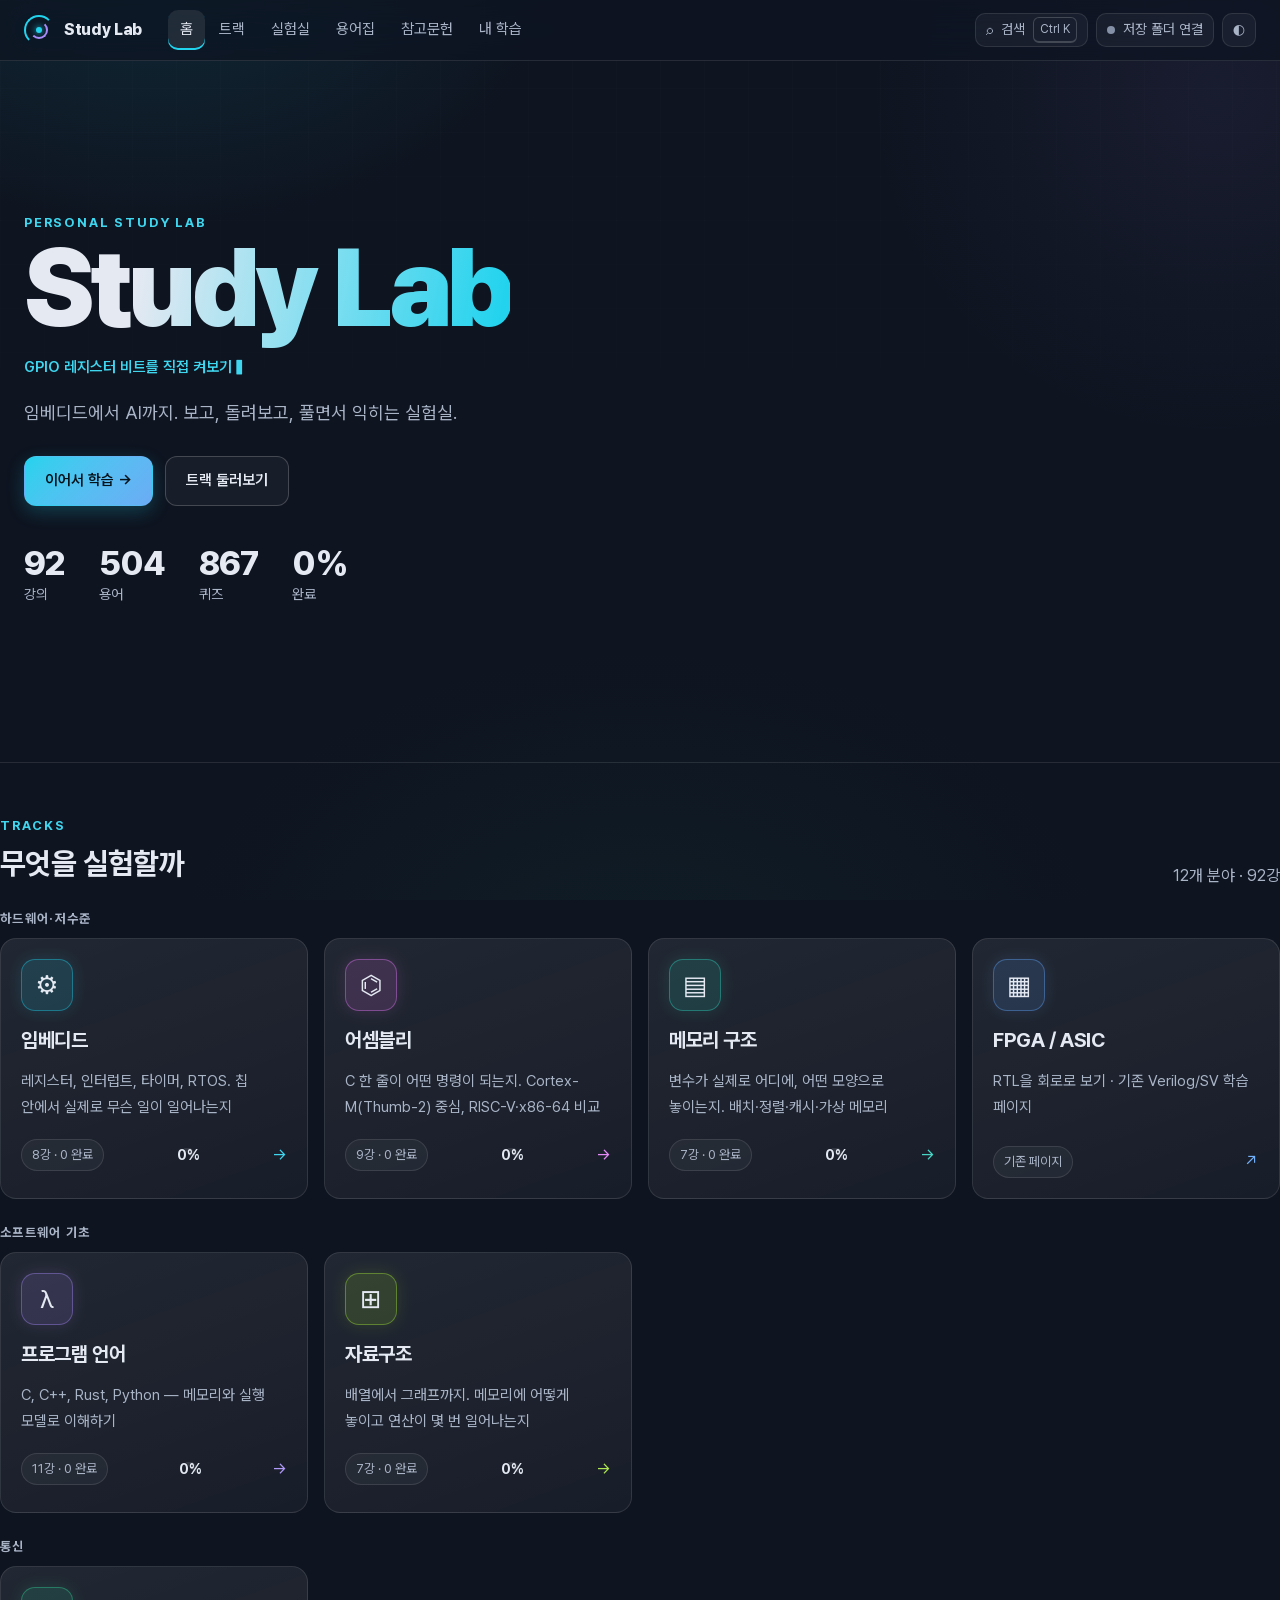
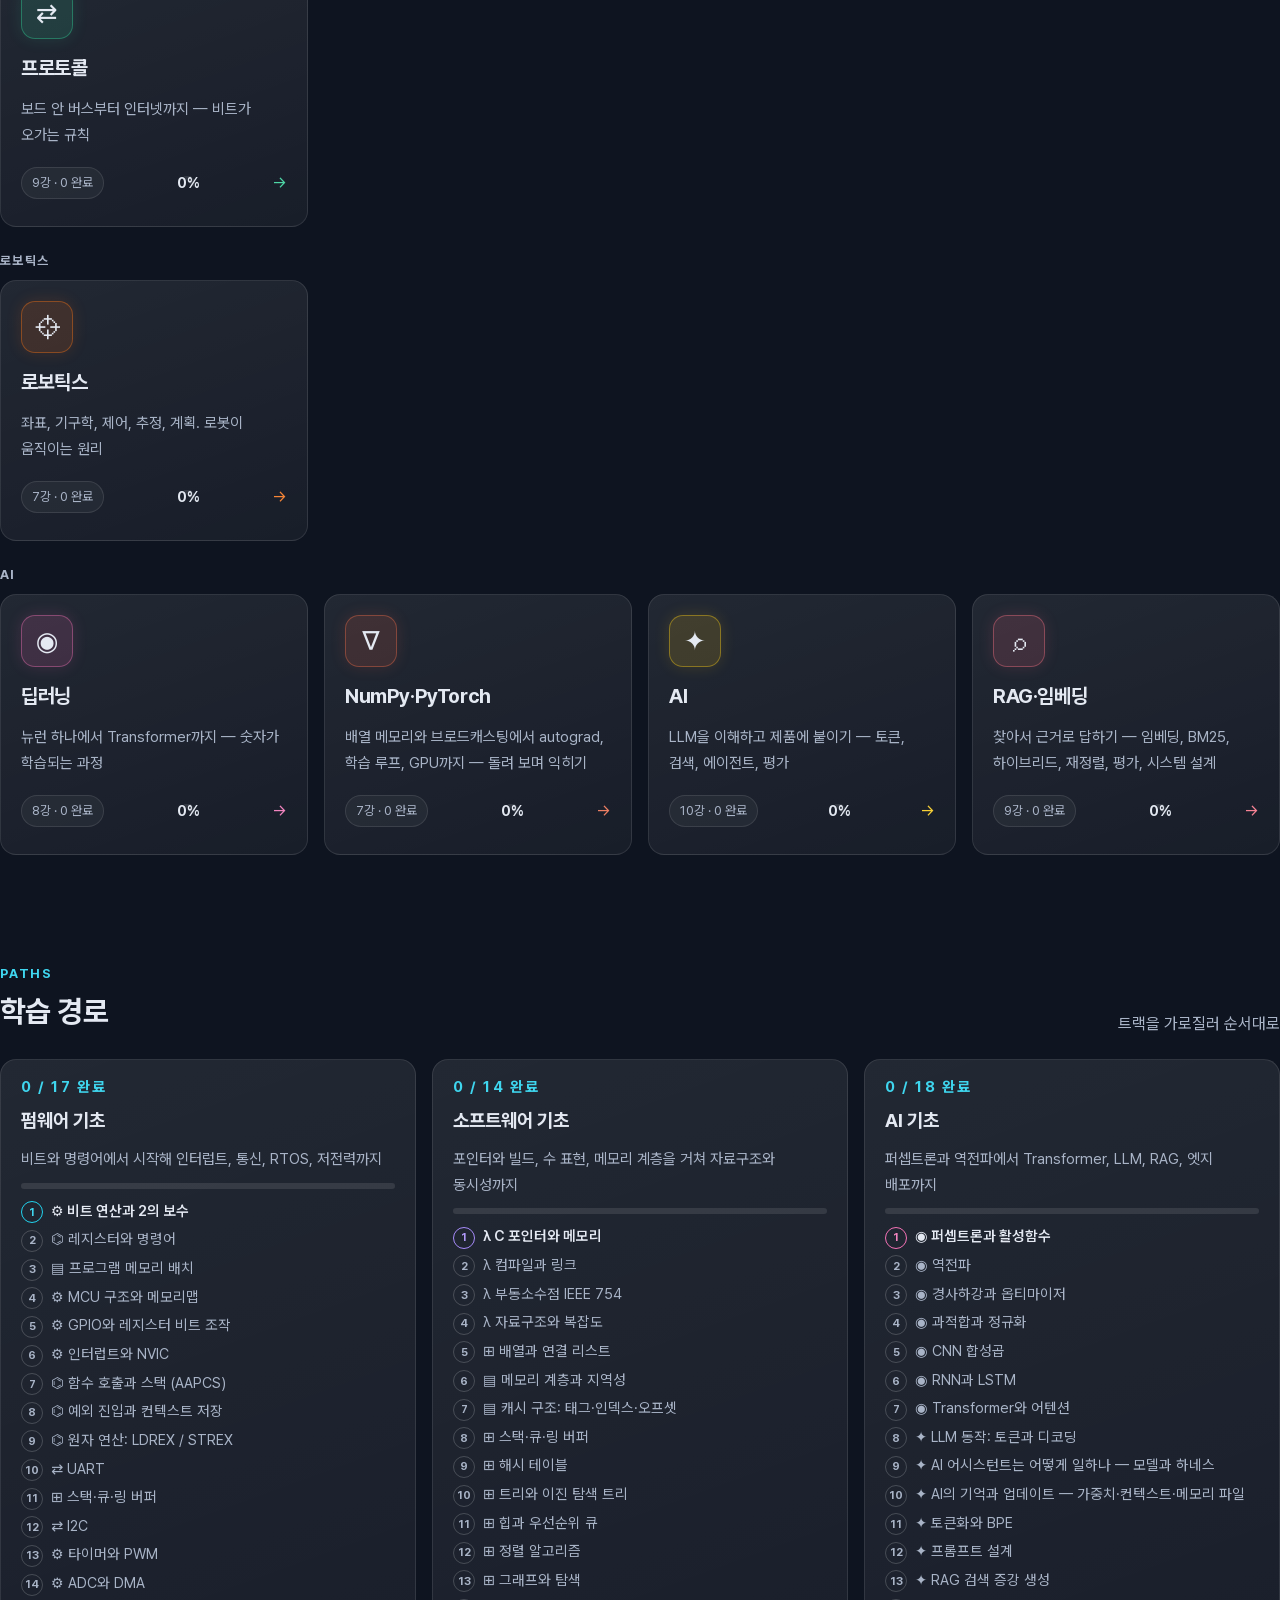
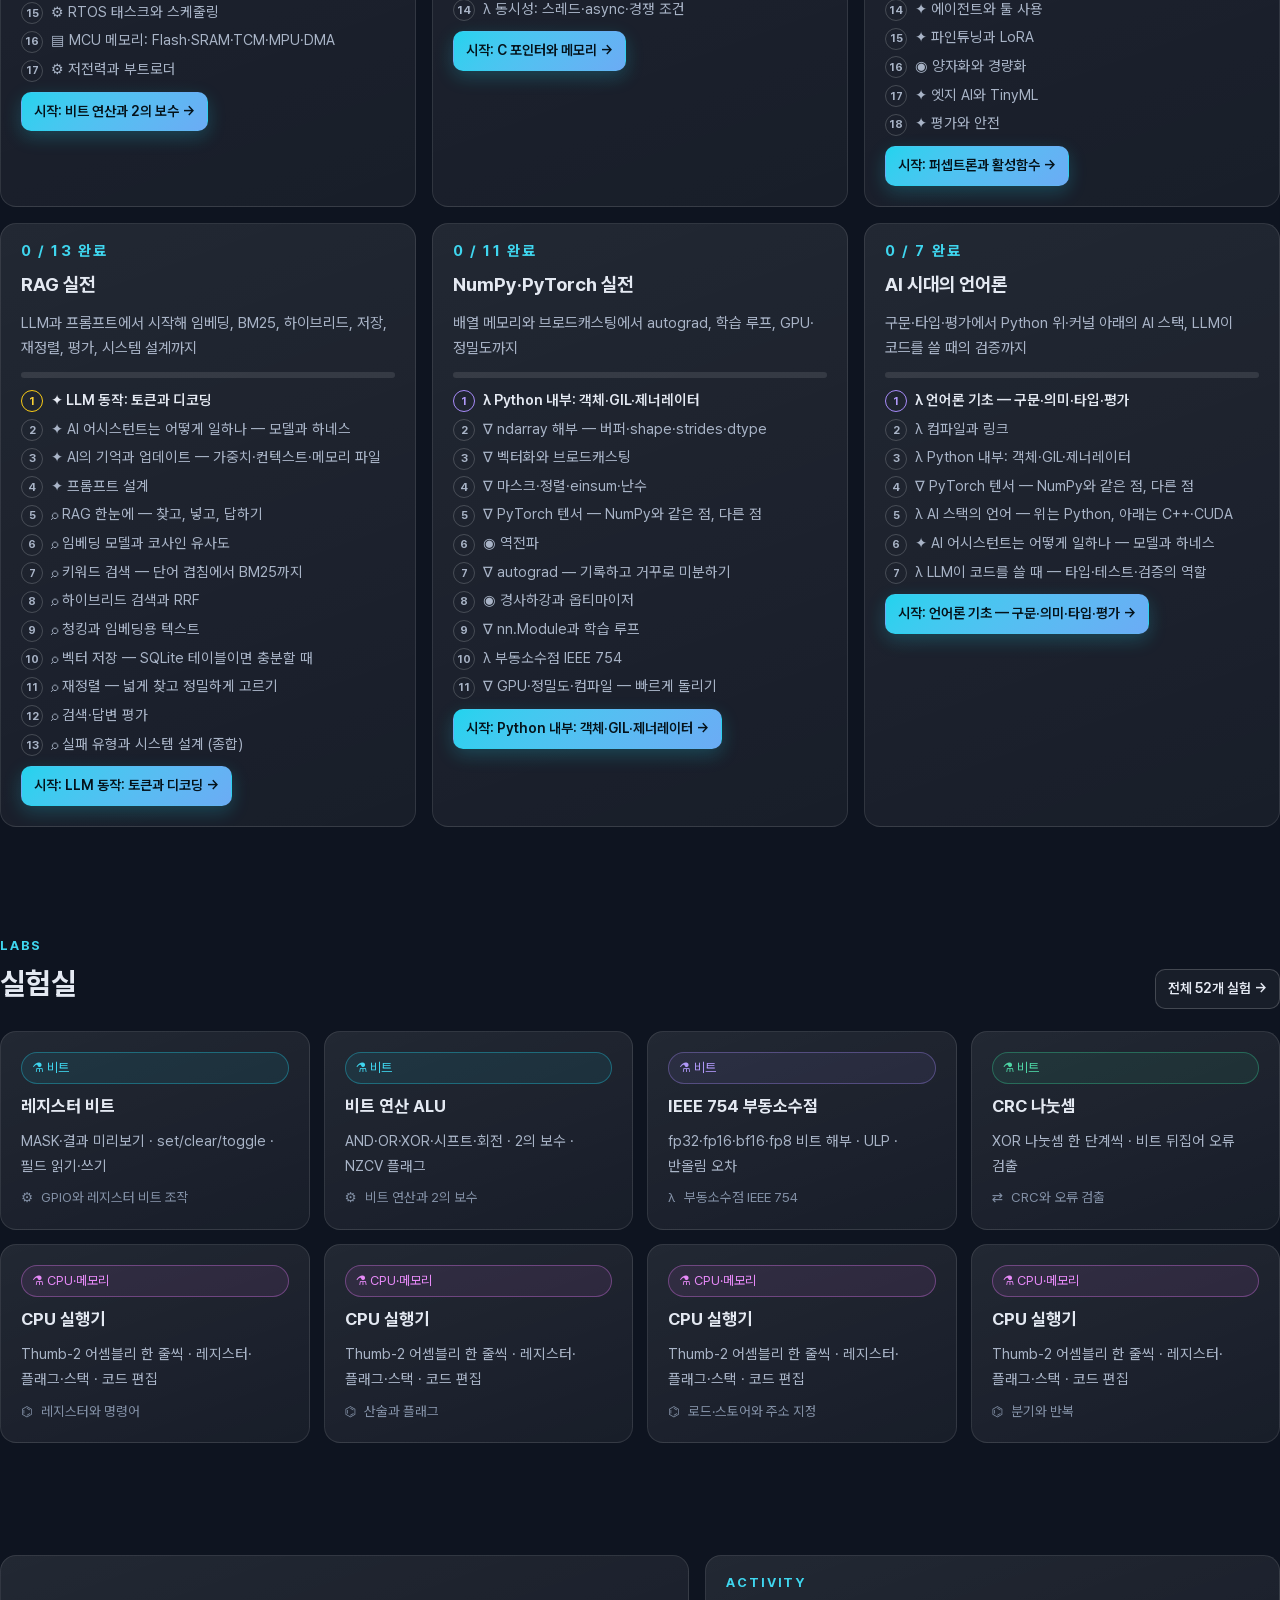
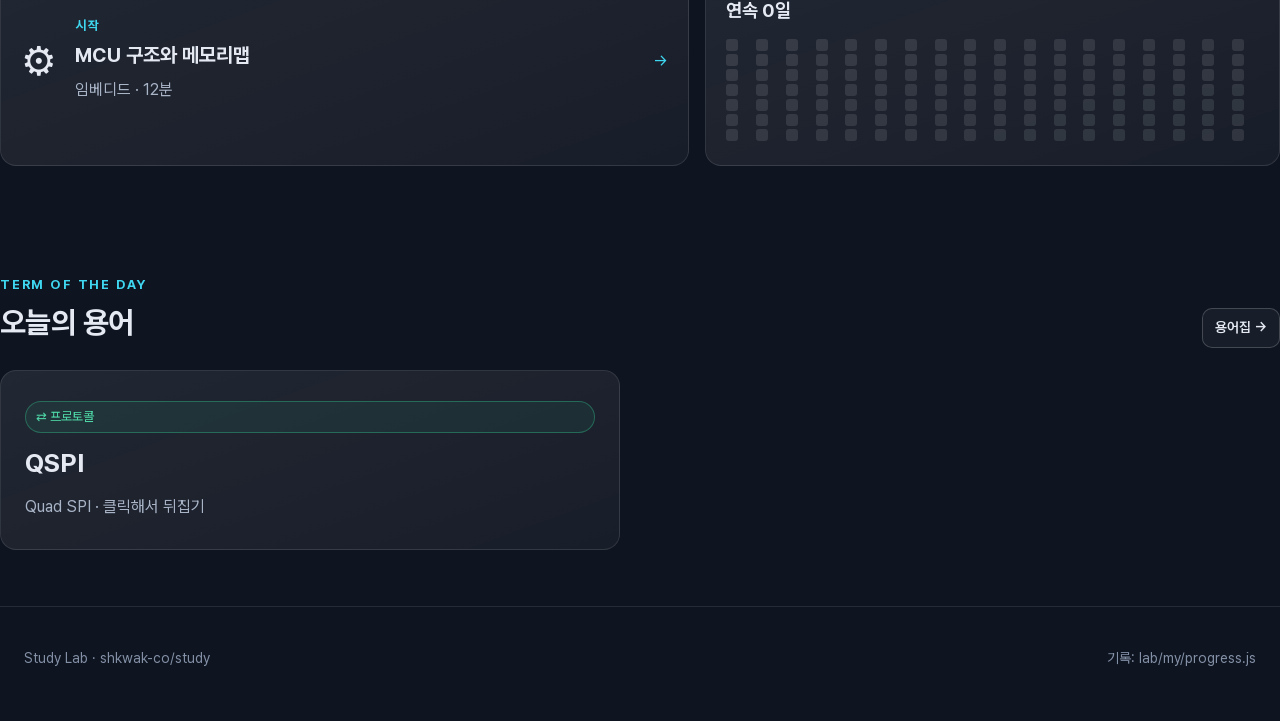
<file: lab/index.html>
<!doctype html>
<html lang="ko" data-theme="dark">
<head>
    <meta charset="utf-8">
    <meta name="viewport" content="width=device-width, initial-scale=1">
    <title>Study Lab</title>
    <link rel="stylesheet" href="assets/lab.css">
    <script>try { document.documentElement.dataset.theme = localStorage.getItem("lab.theme") || "dark"; } catch (e) {}</script>
</head>
<body data-page="home">
    <main id="app"></main>
    <script src="assets/lab.js"></script>
    <script src="assets/anim.js"></script>
</body>
</html>
</file>
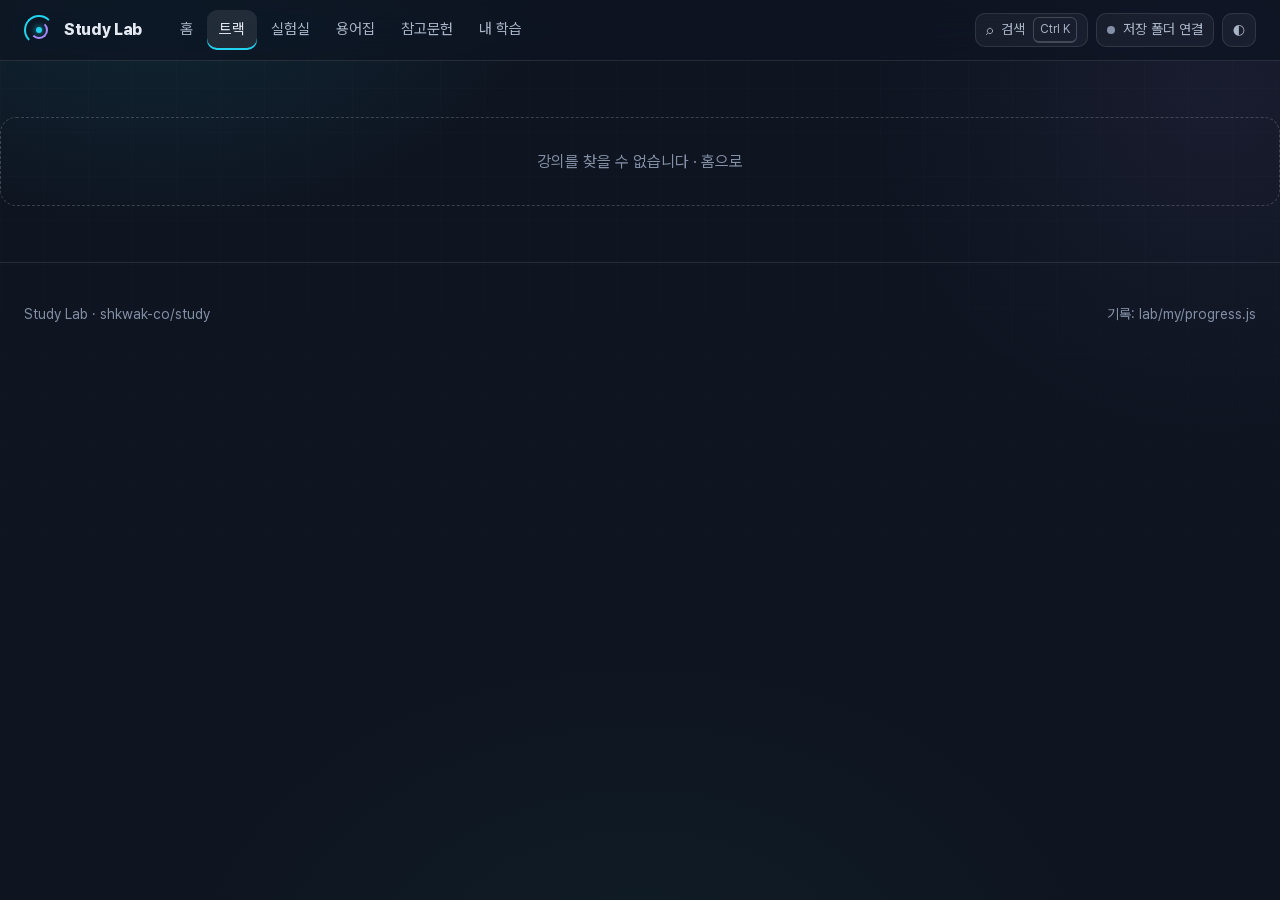
<file: lab/deep.html>
<!doctype html>
<html lang="ko" data-theme="dark">
<head>
    <meta charset="utf-8">
    <meta name="viewport" content="width=device-width, initial-scale=1">
    <title>상세 설명 · Study Lab</title>
    <link rel="stylesheet" href="assets/lab.css">
    <script>try { document.documentElement.dataset.theme = localStorage.getItem("lab.theme") || "dark"; } catch (e) {}</script>
</head>
<body data-page="deep">
    <main id="app"></main>
    <script src="assets/lab.js"></script>
    <script src="assets/anim.js"></script>
</body>
</html>
</file>
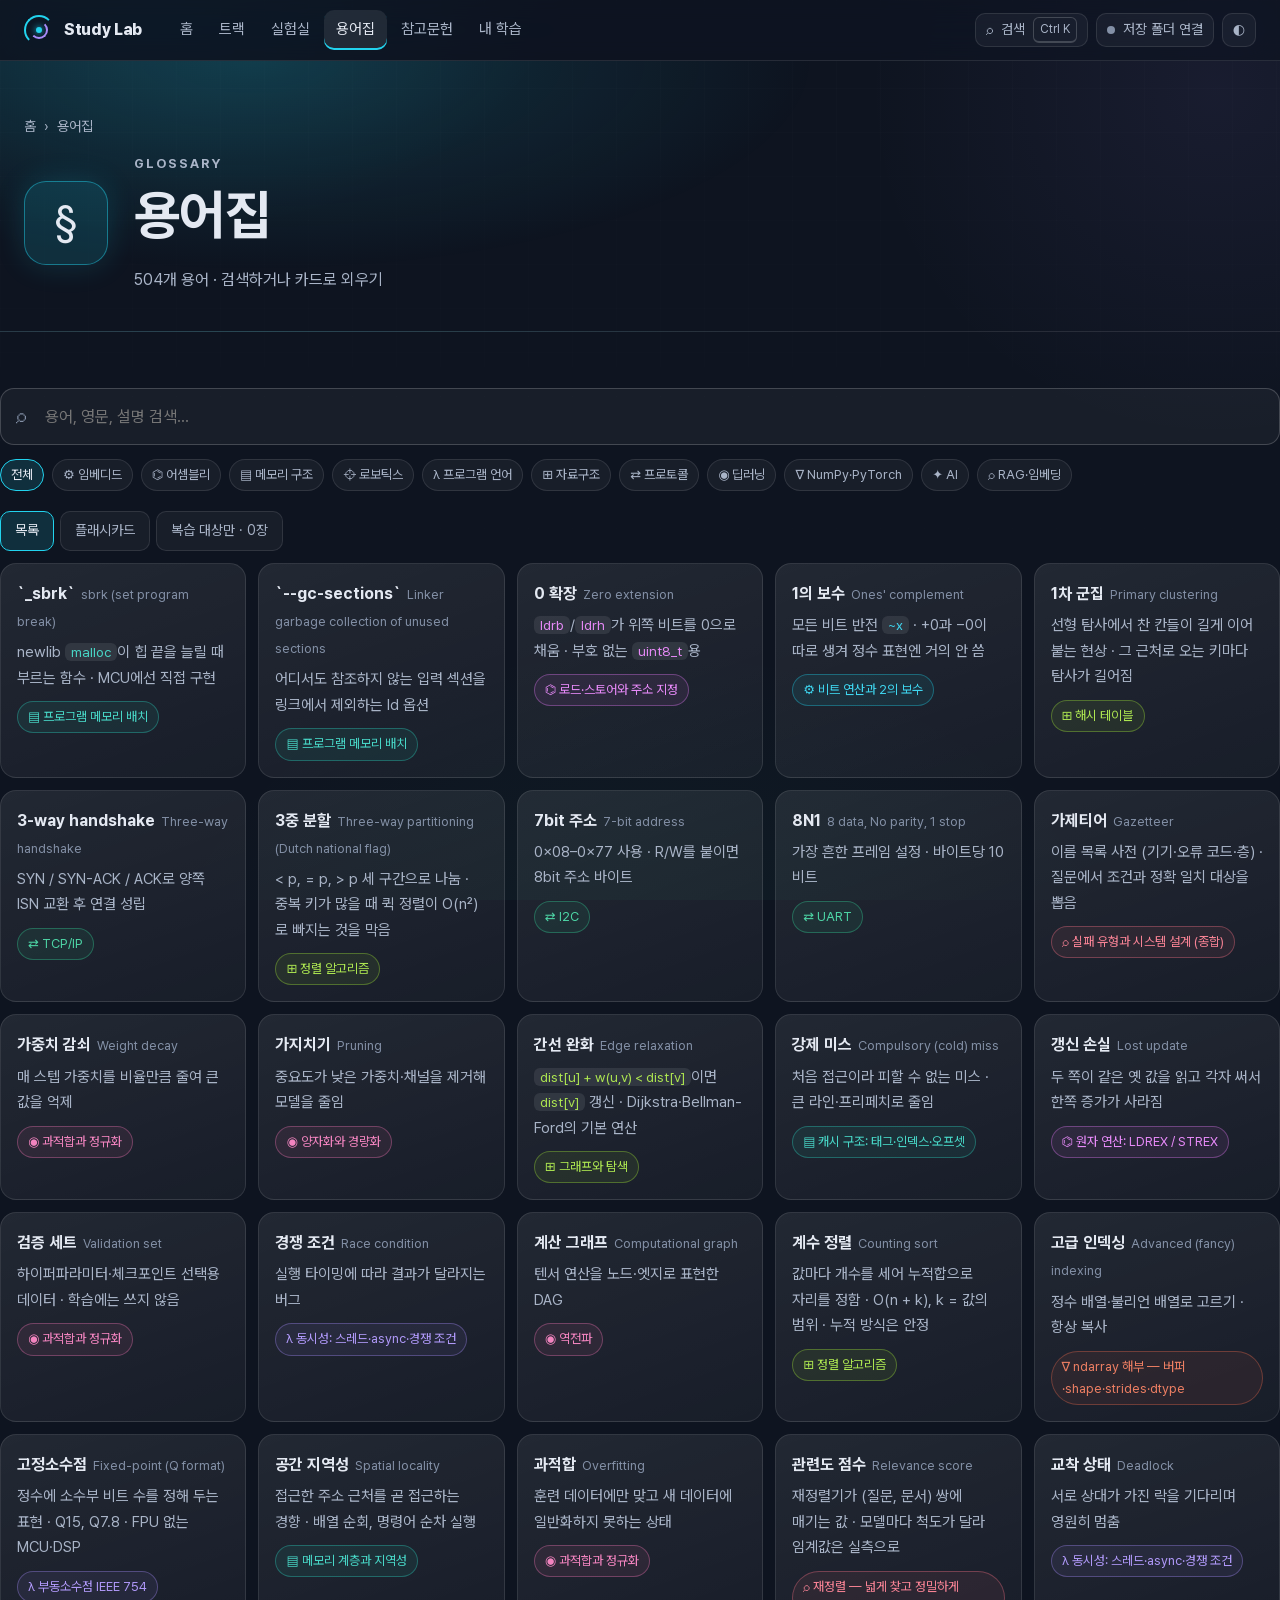
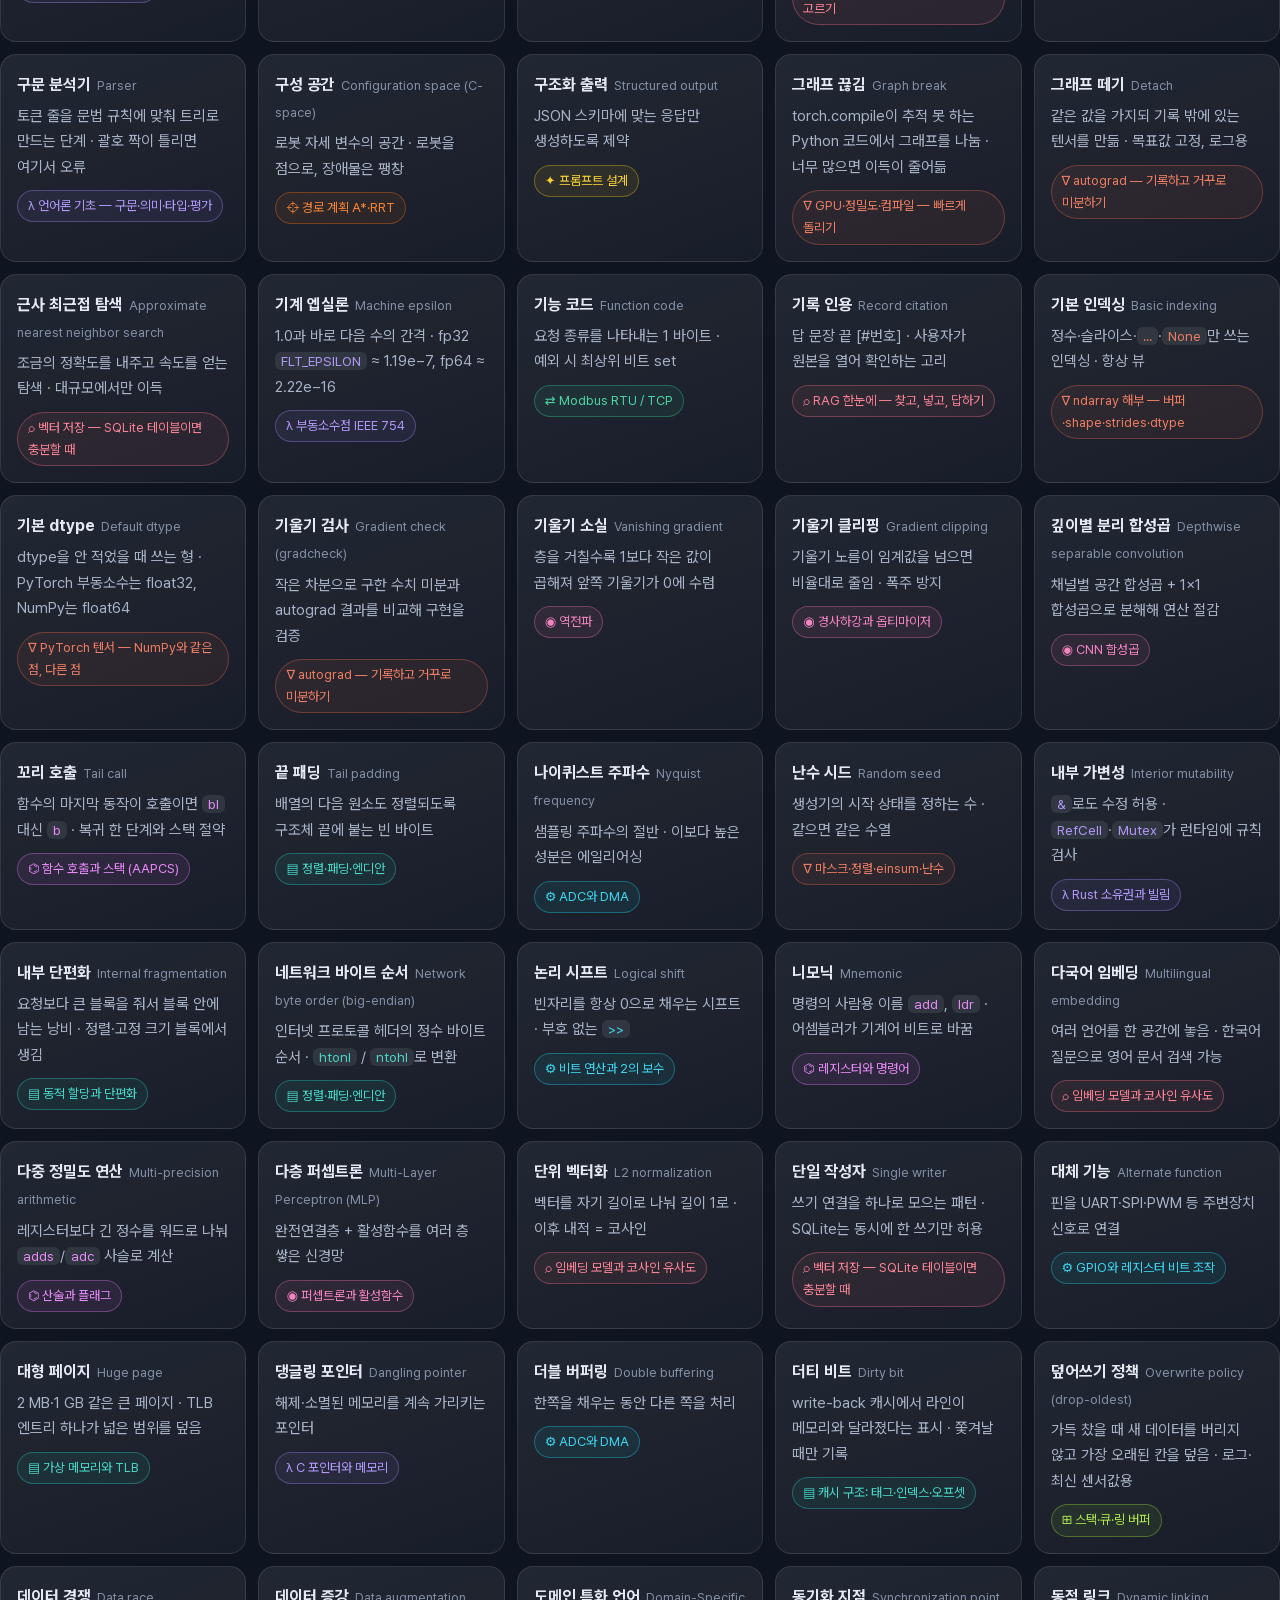
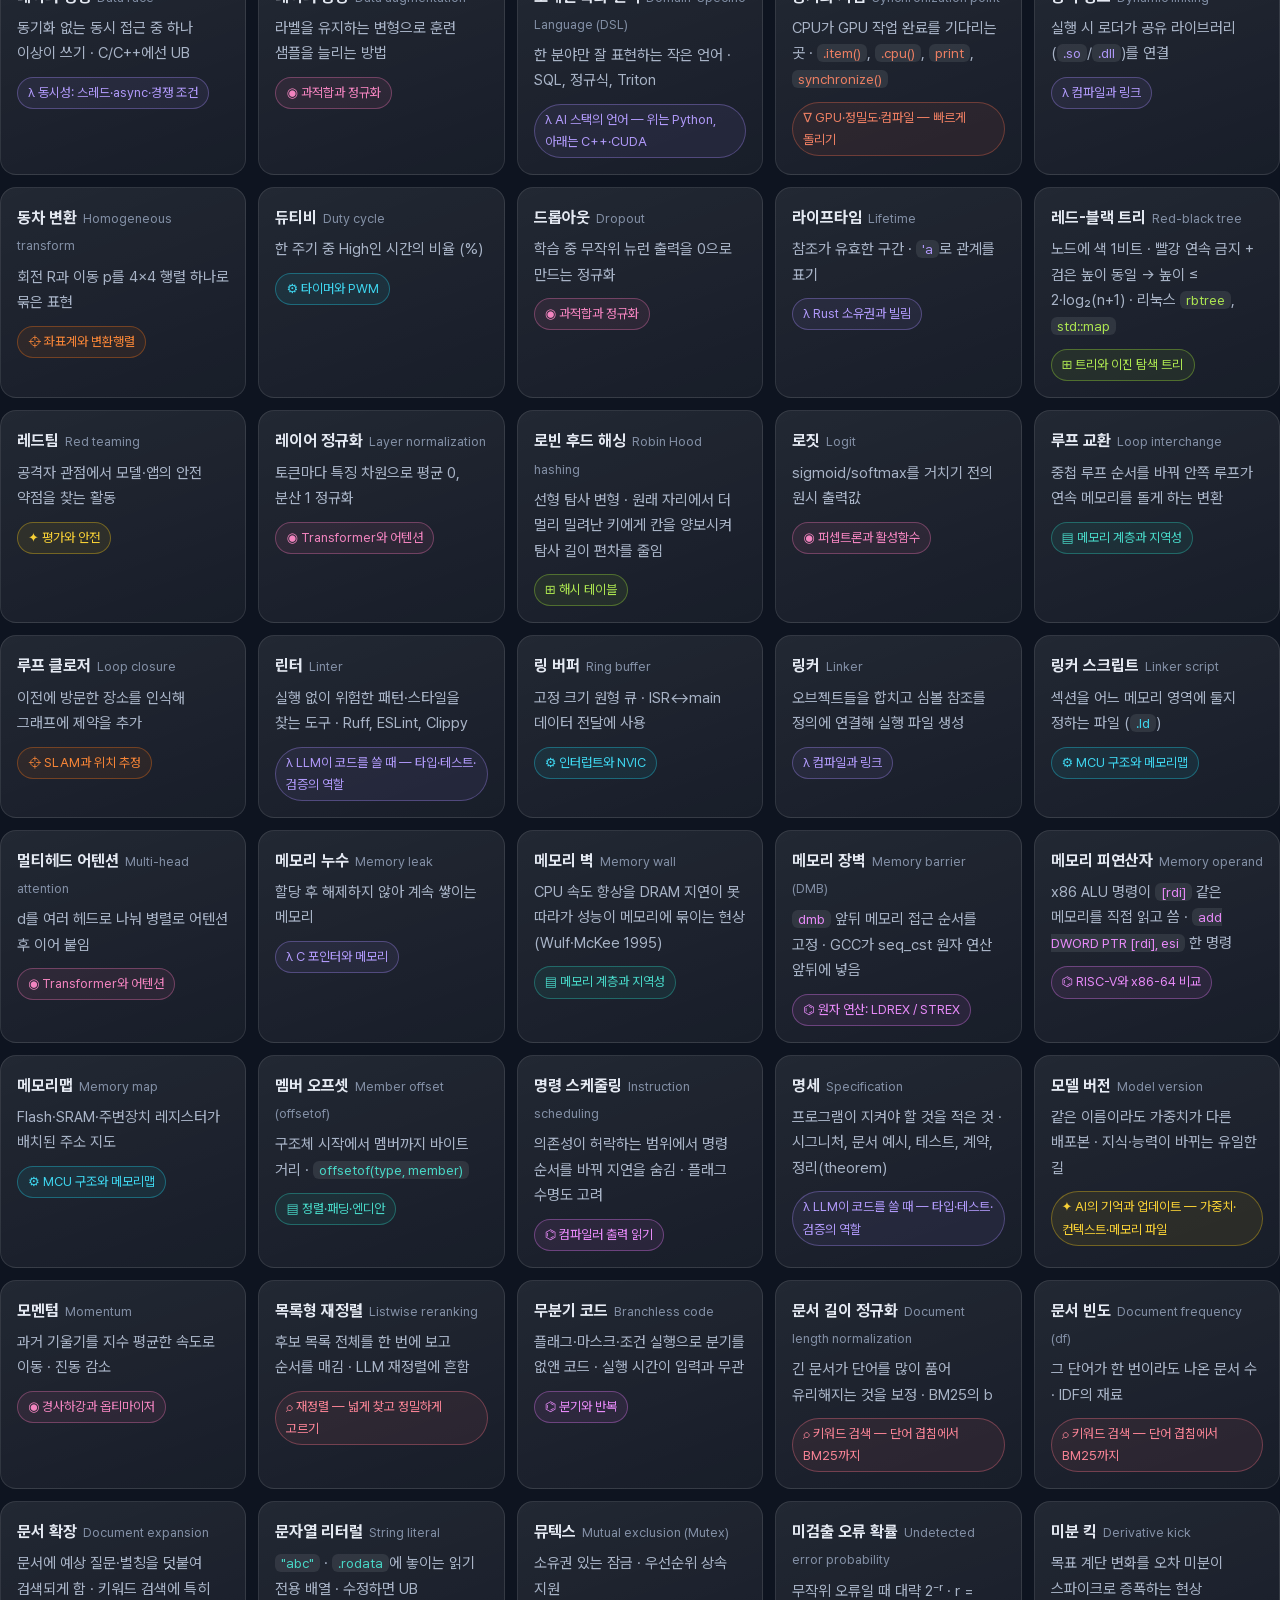
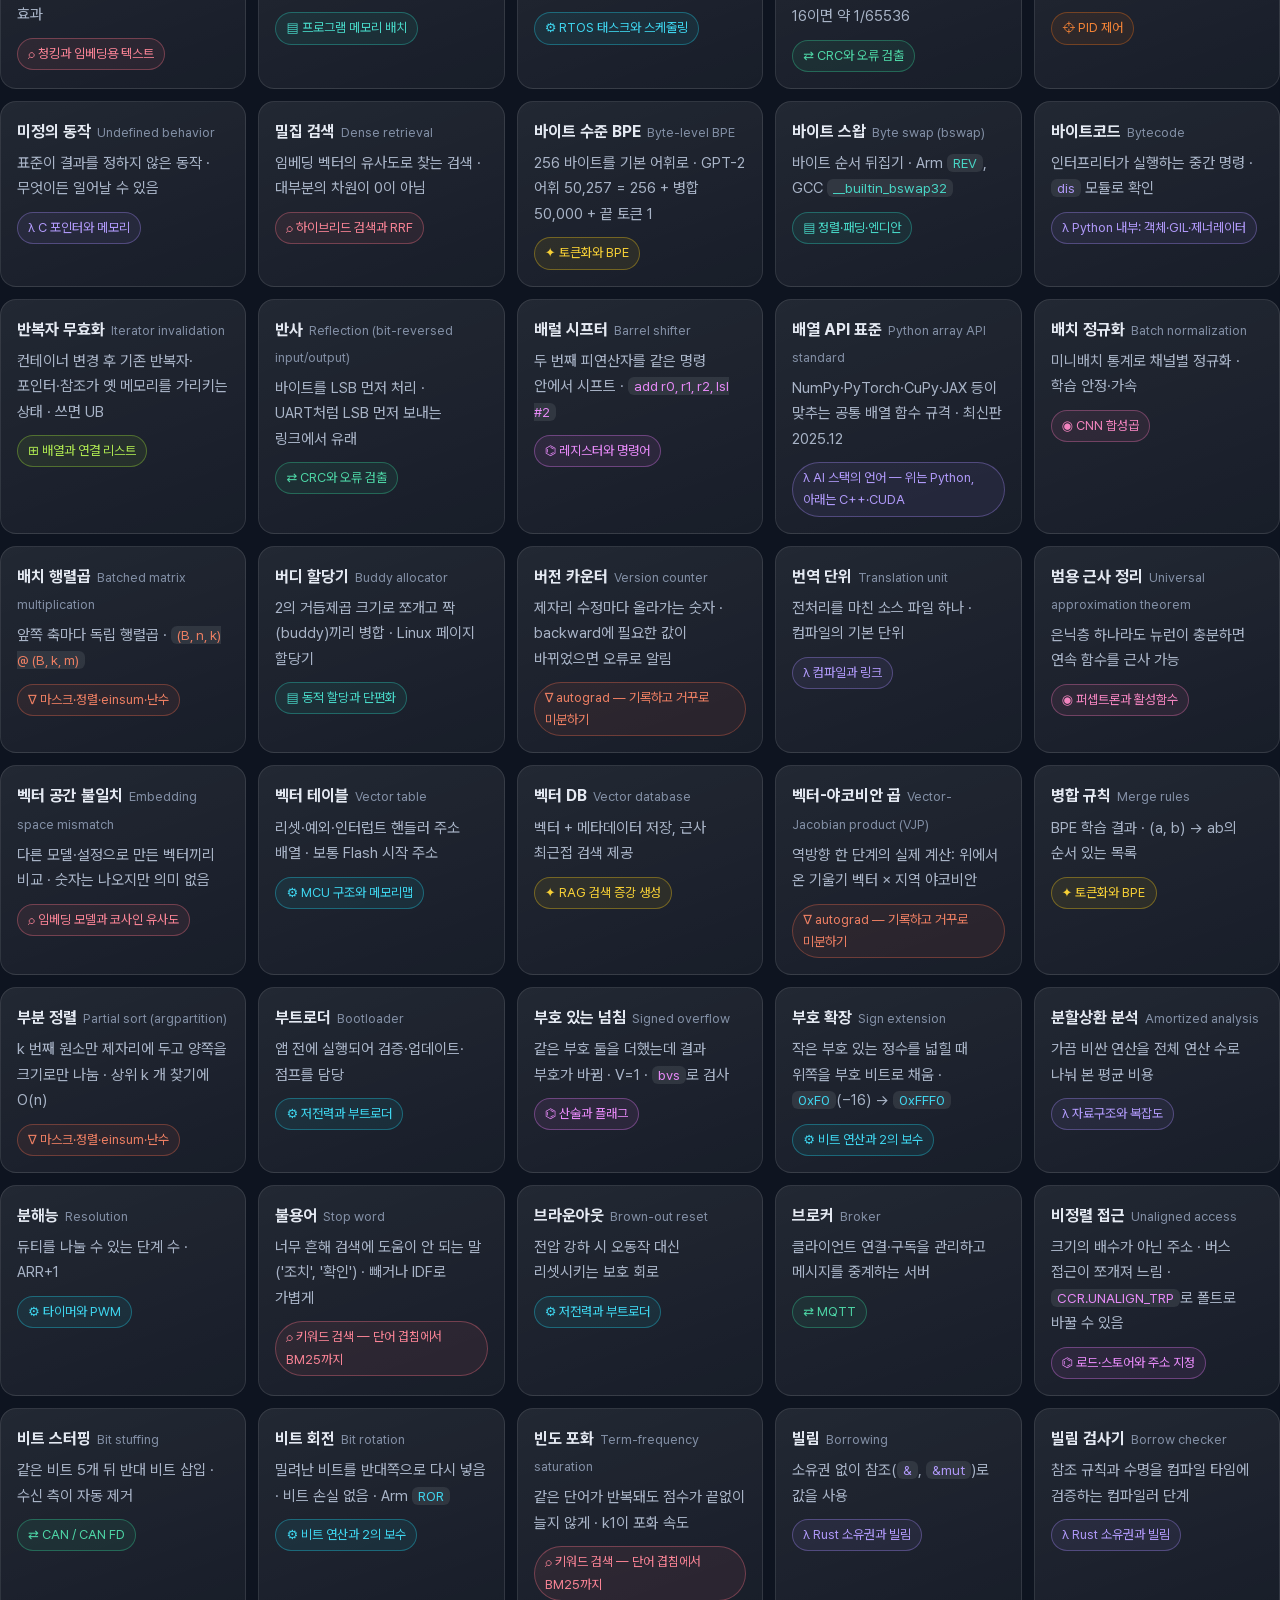
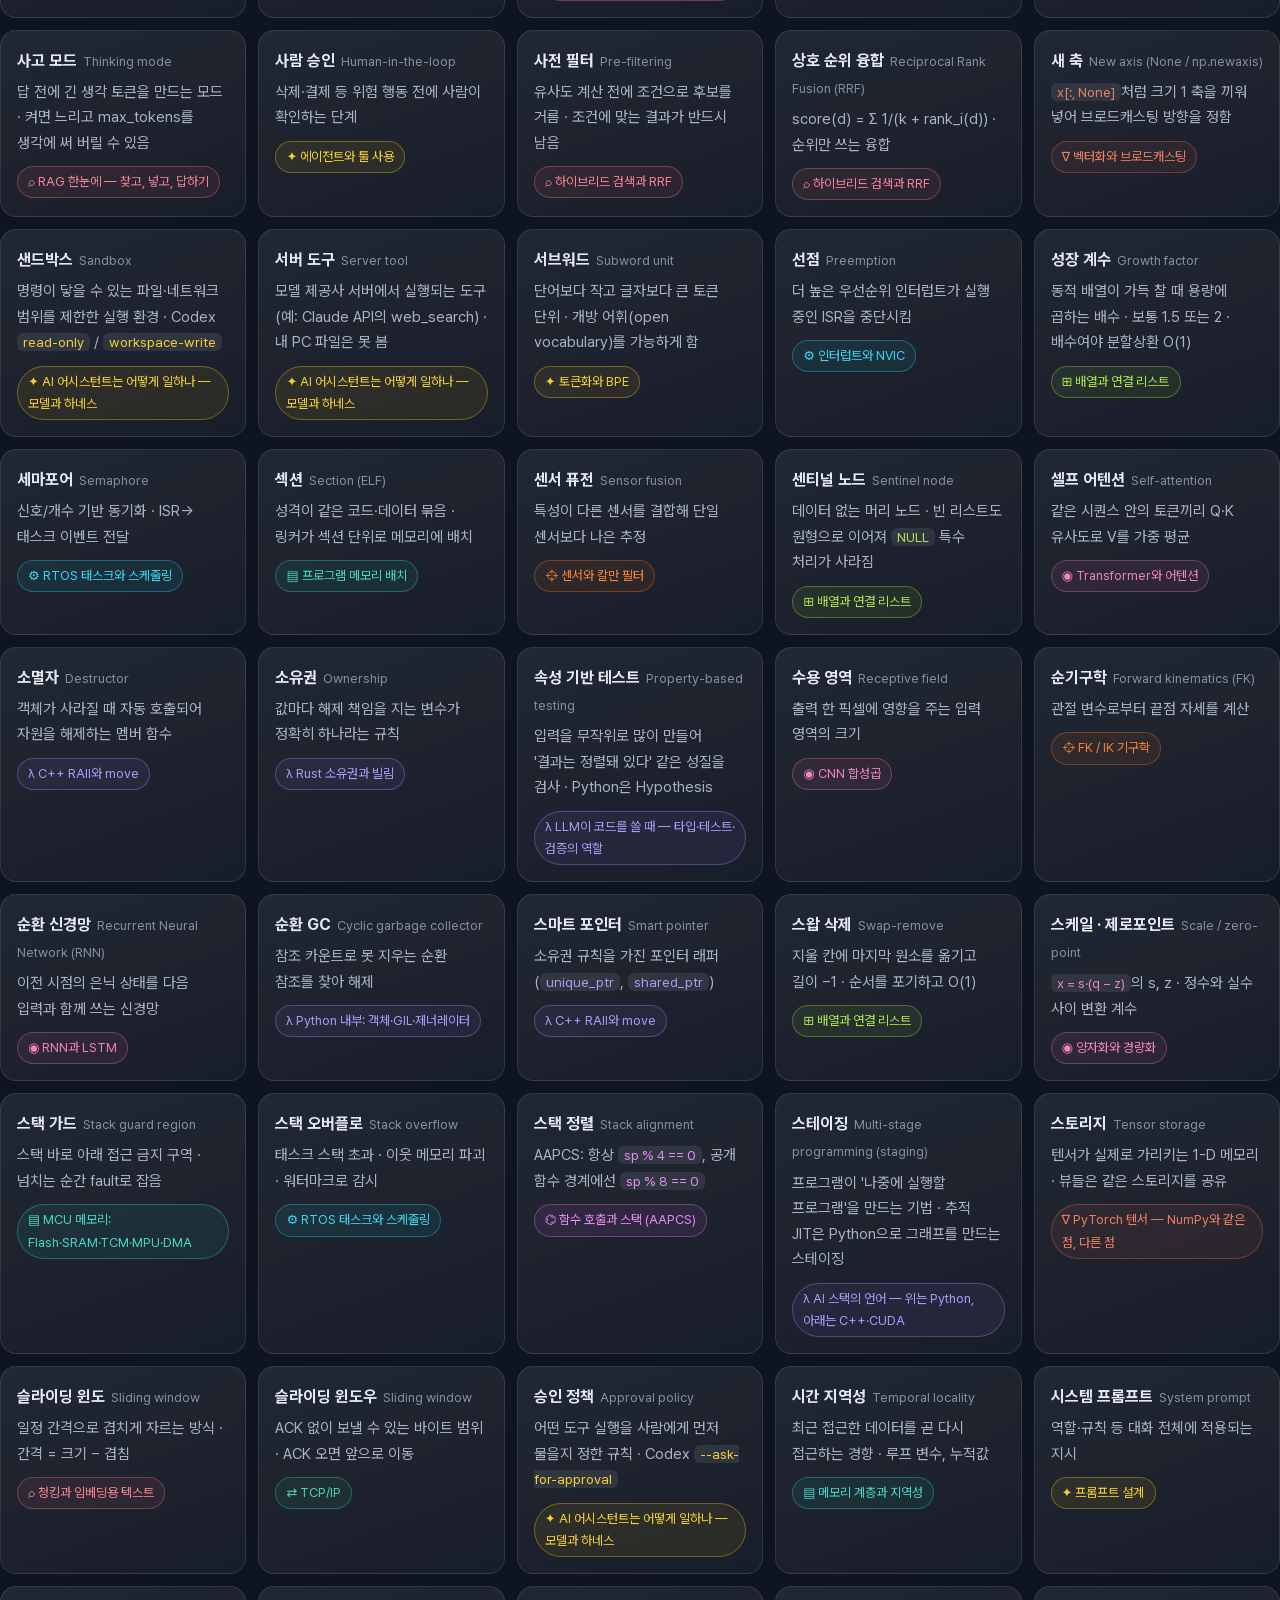
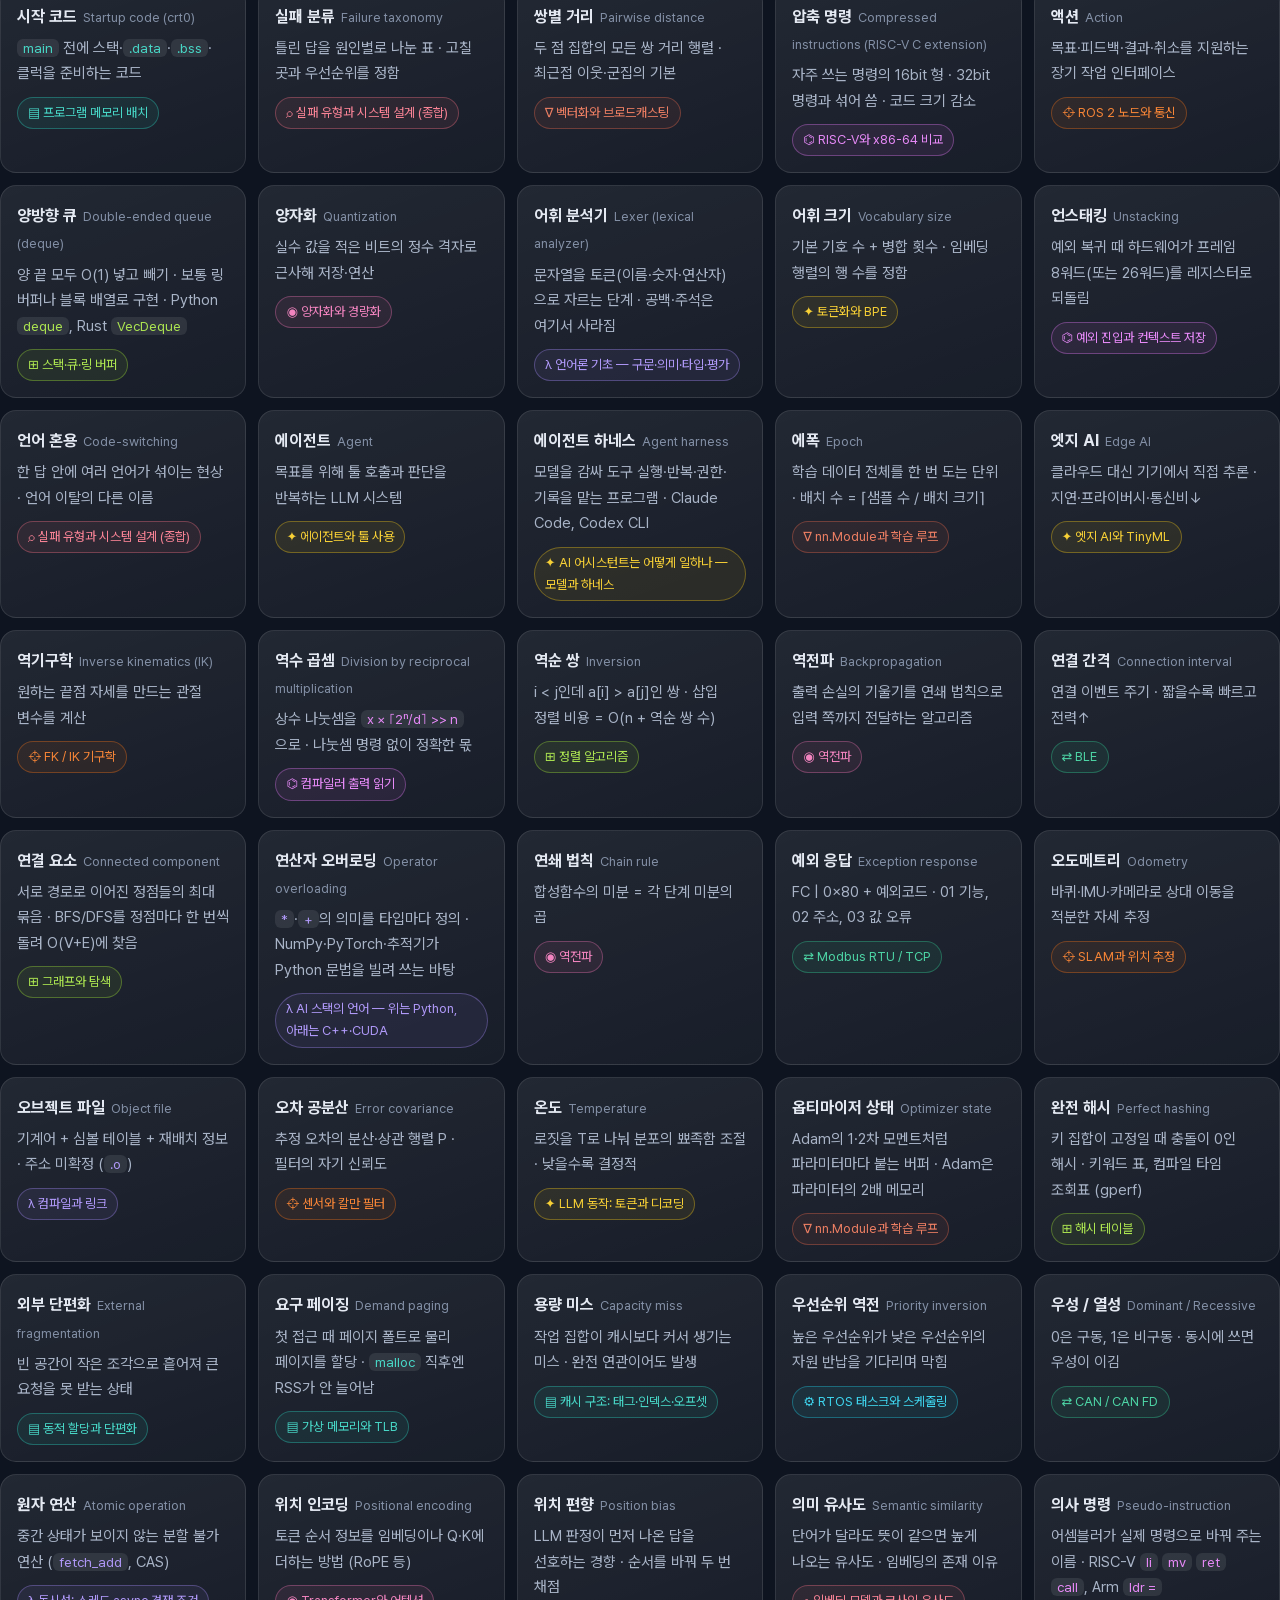
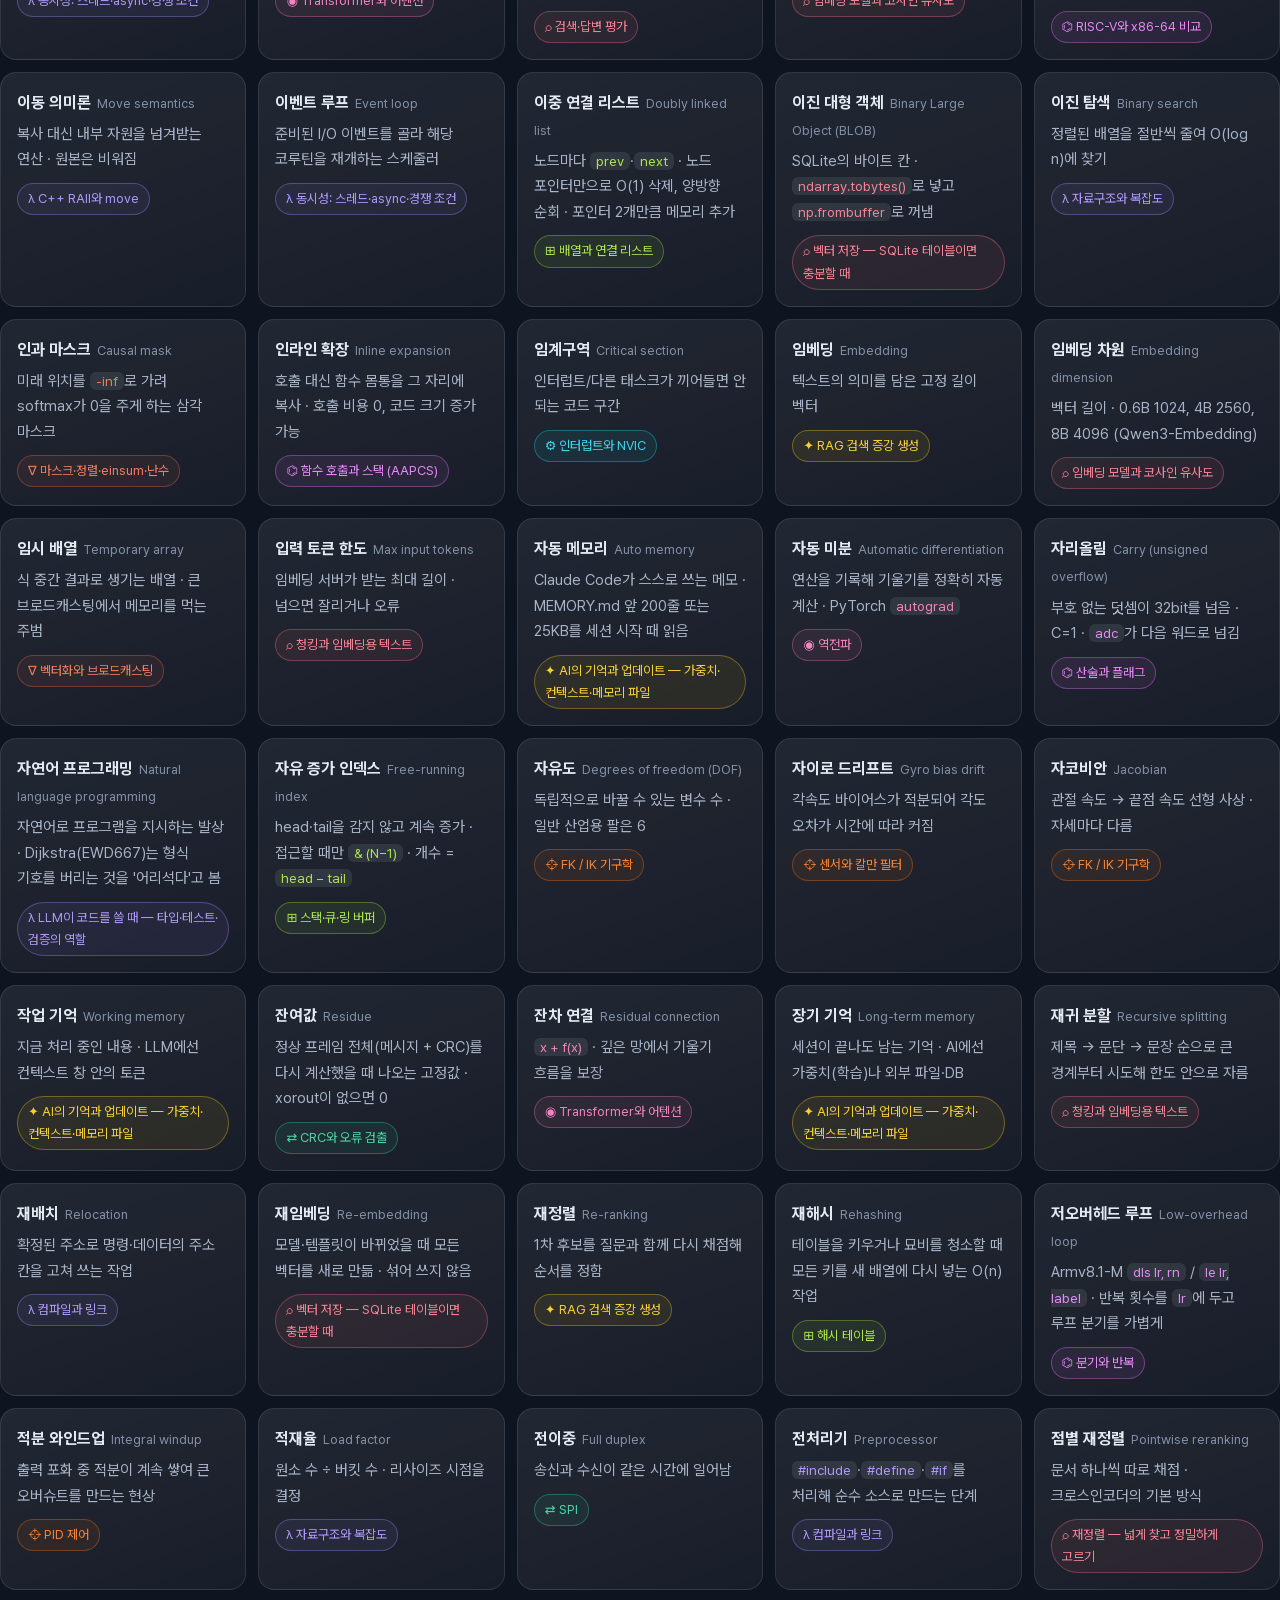
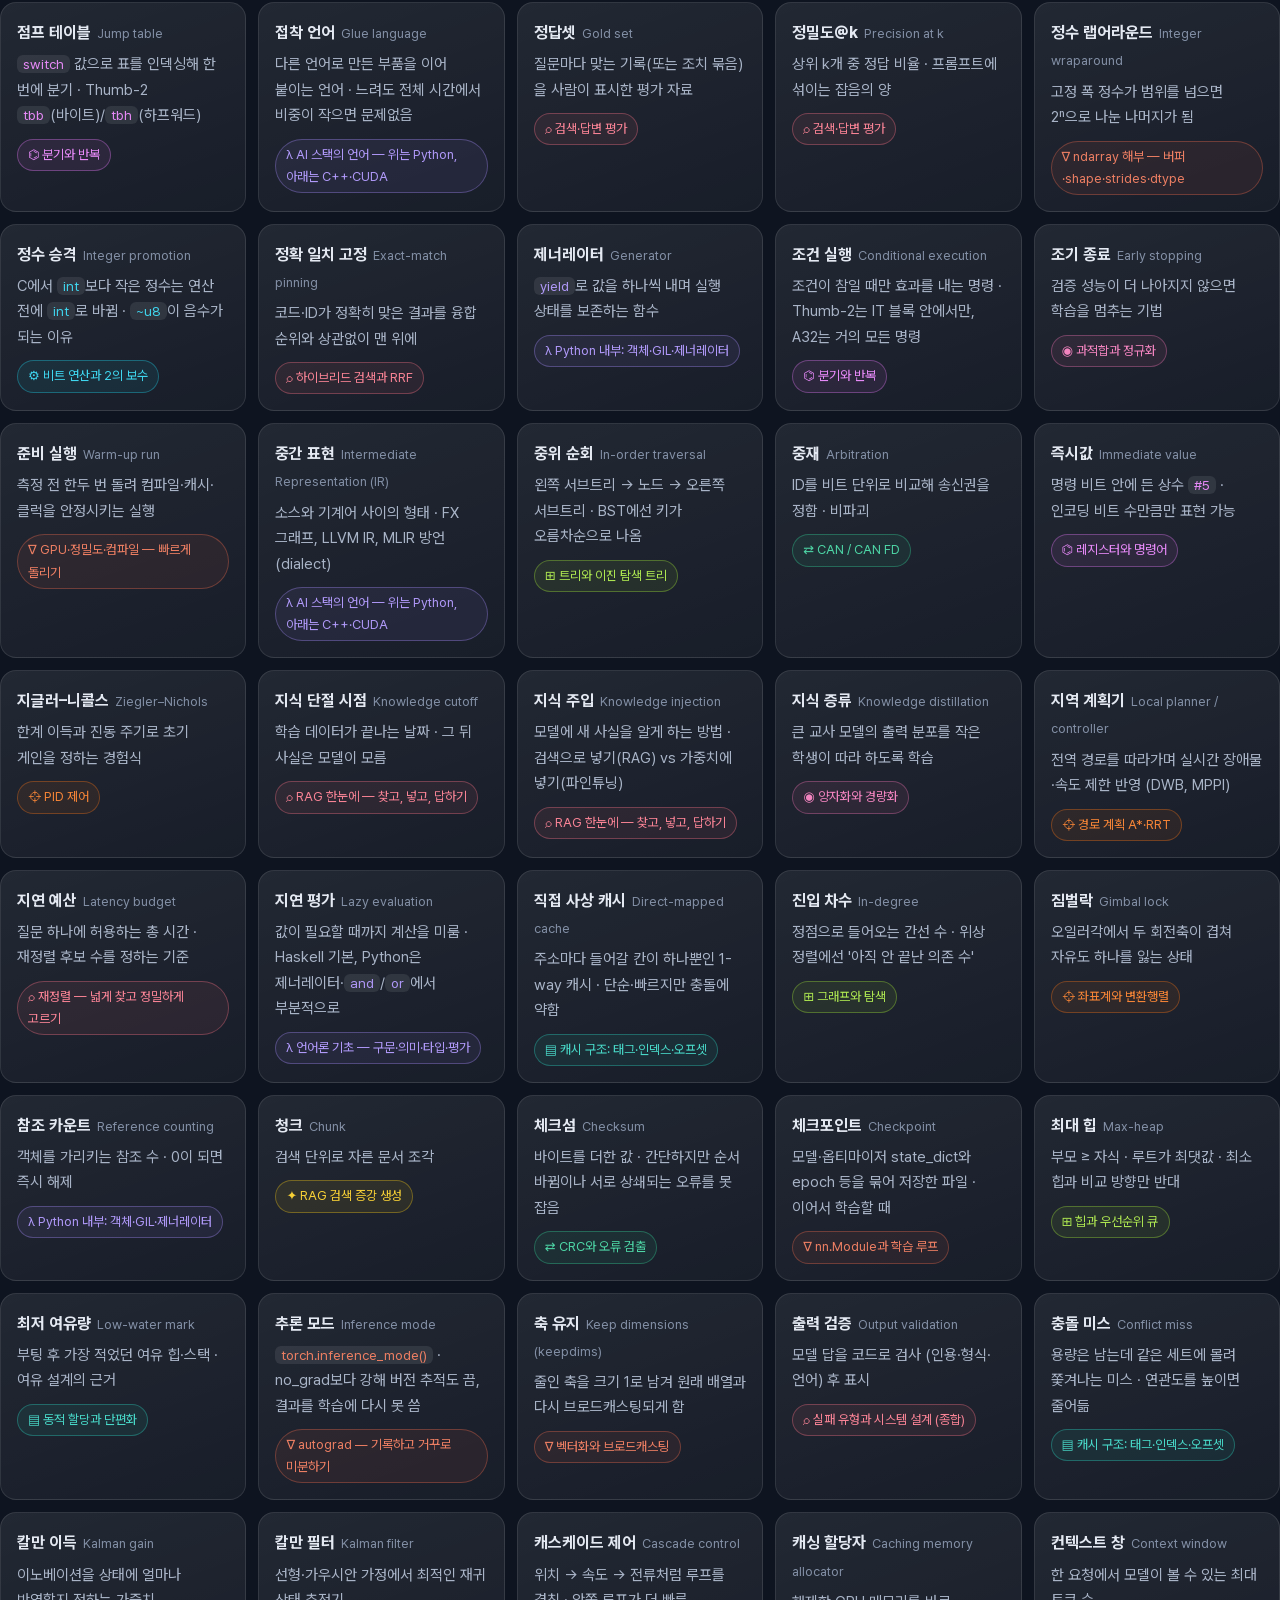
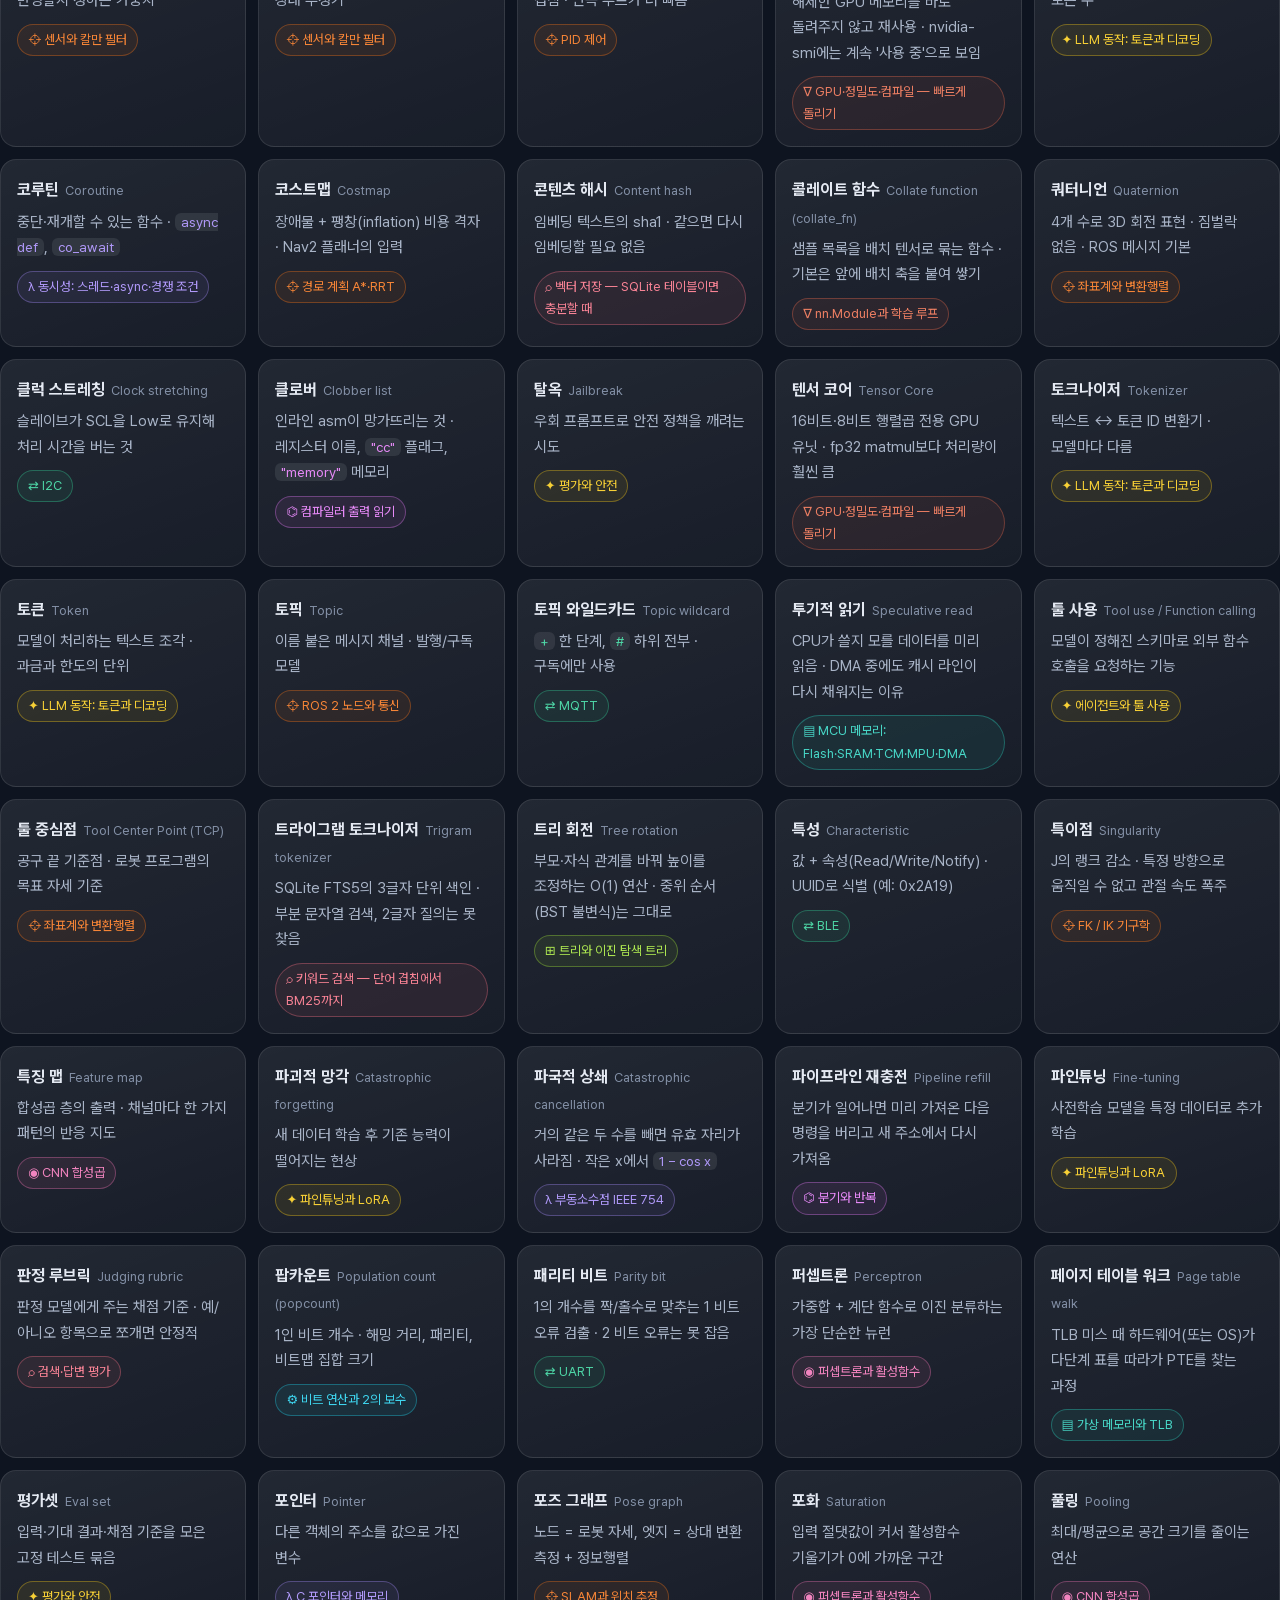
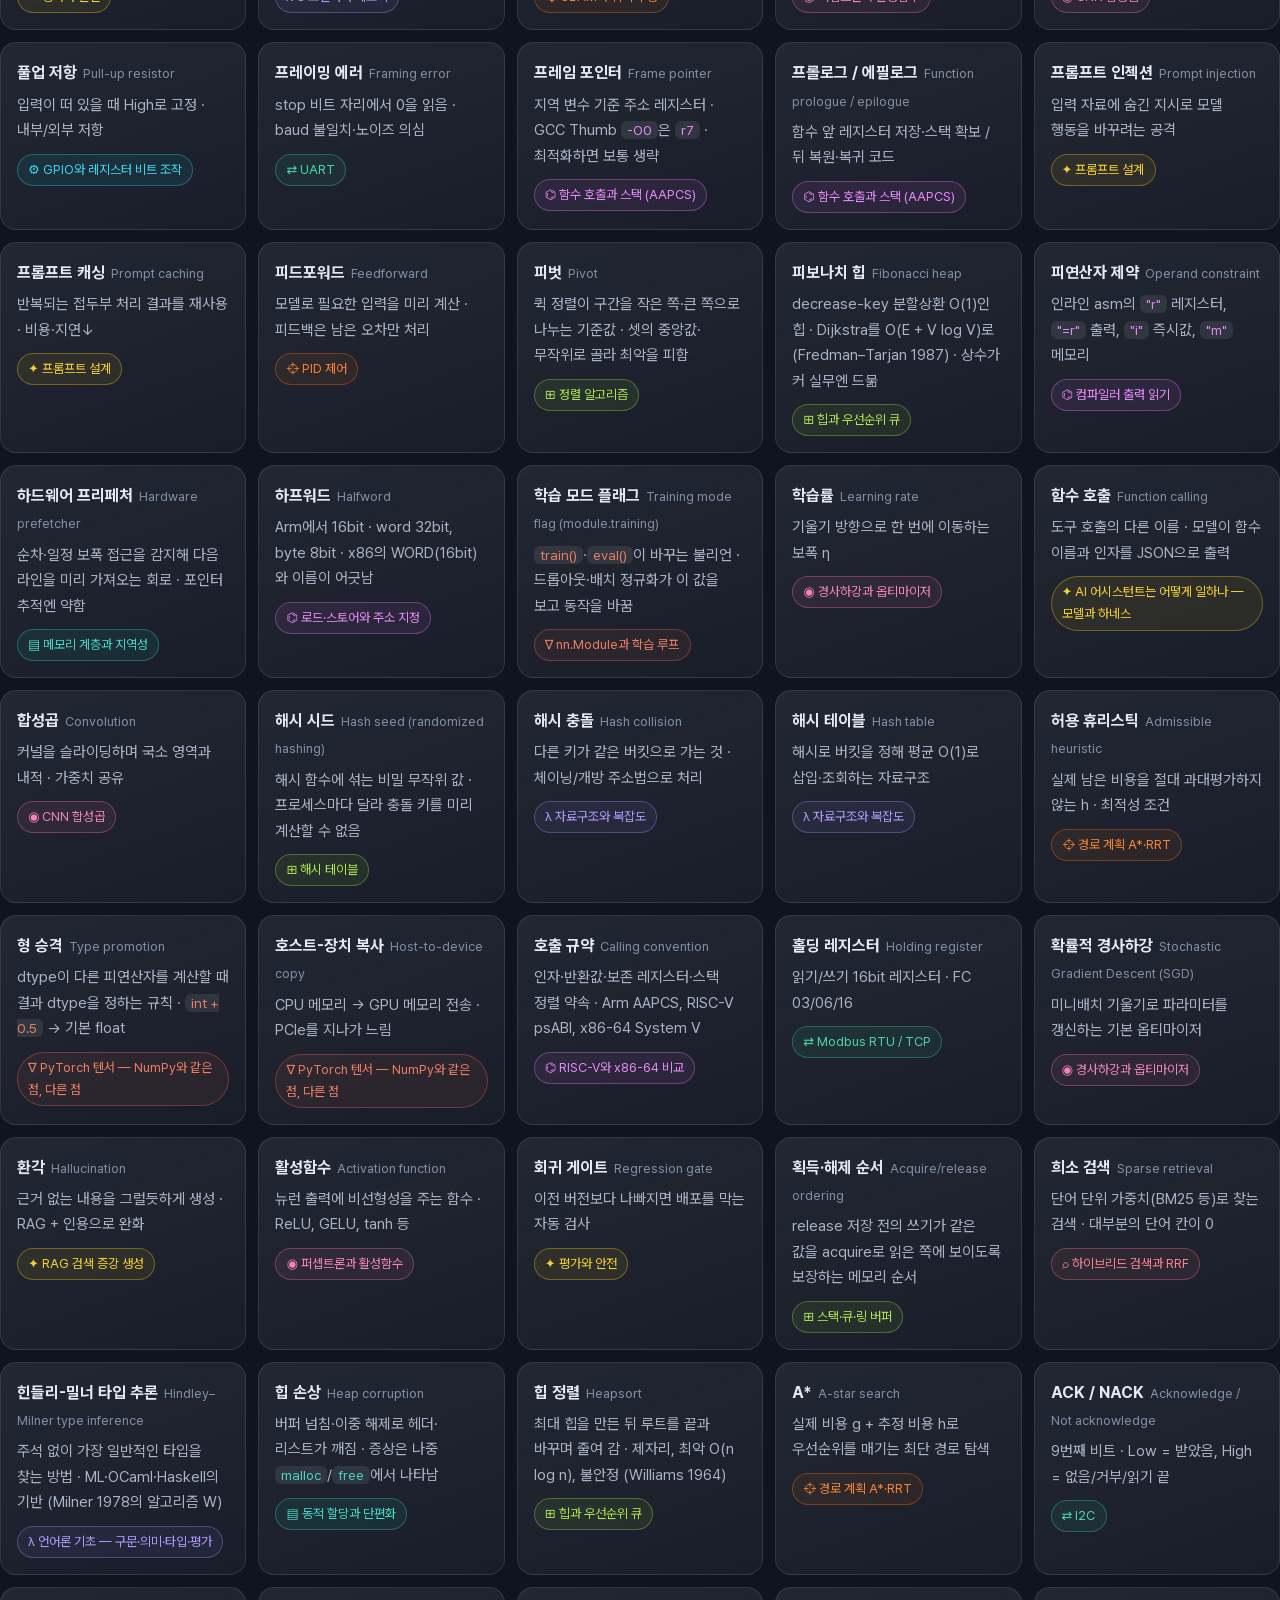
<file: lab/glossary.html>
<!doctype html>
<html lang="ko" data-theme="dark">
<head>
    <meta charset="utf-8">
    <meta name="viewport" content="width=device-width, initial-scale=1">
    <title>용어집 · Study Lab</title>
    <link rel="stylesheet" href="assets/lab.css">
    <script>try { document.documentElement.dataset.theme = localStorage.getItem("lab.theme") || "dark"; } catch (e) {}</script>
</head>
<body data-page="glossary">
    <main id="app"></main>
    <script src="assets/lab.js"></script>
    <script src="assets/anim.js"></script>
</body>
</html>
</file>
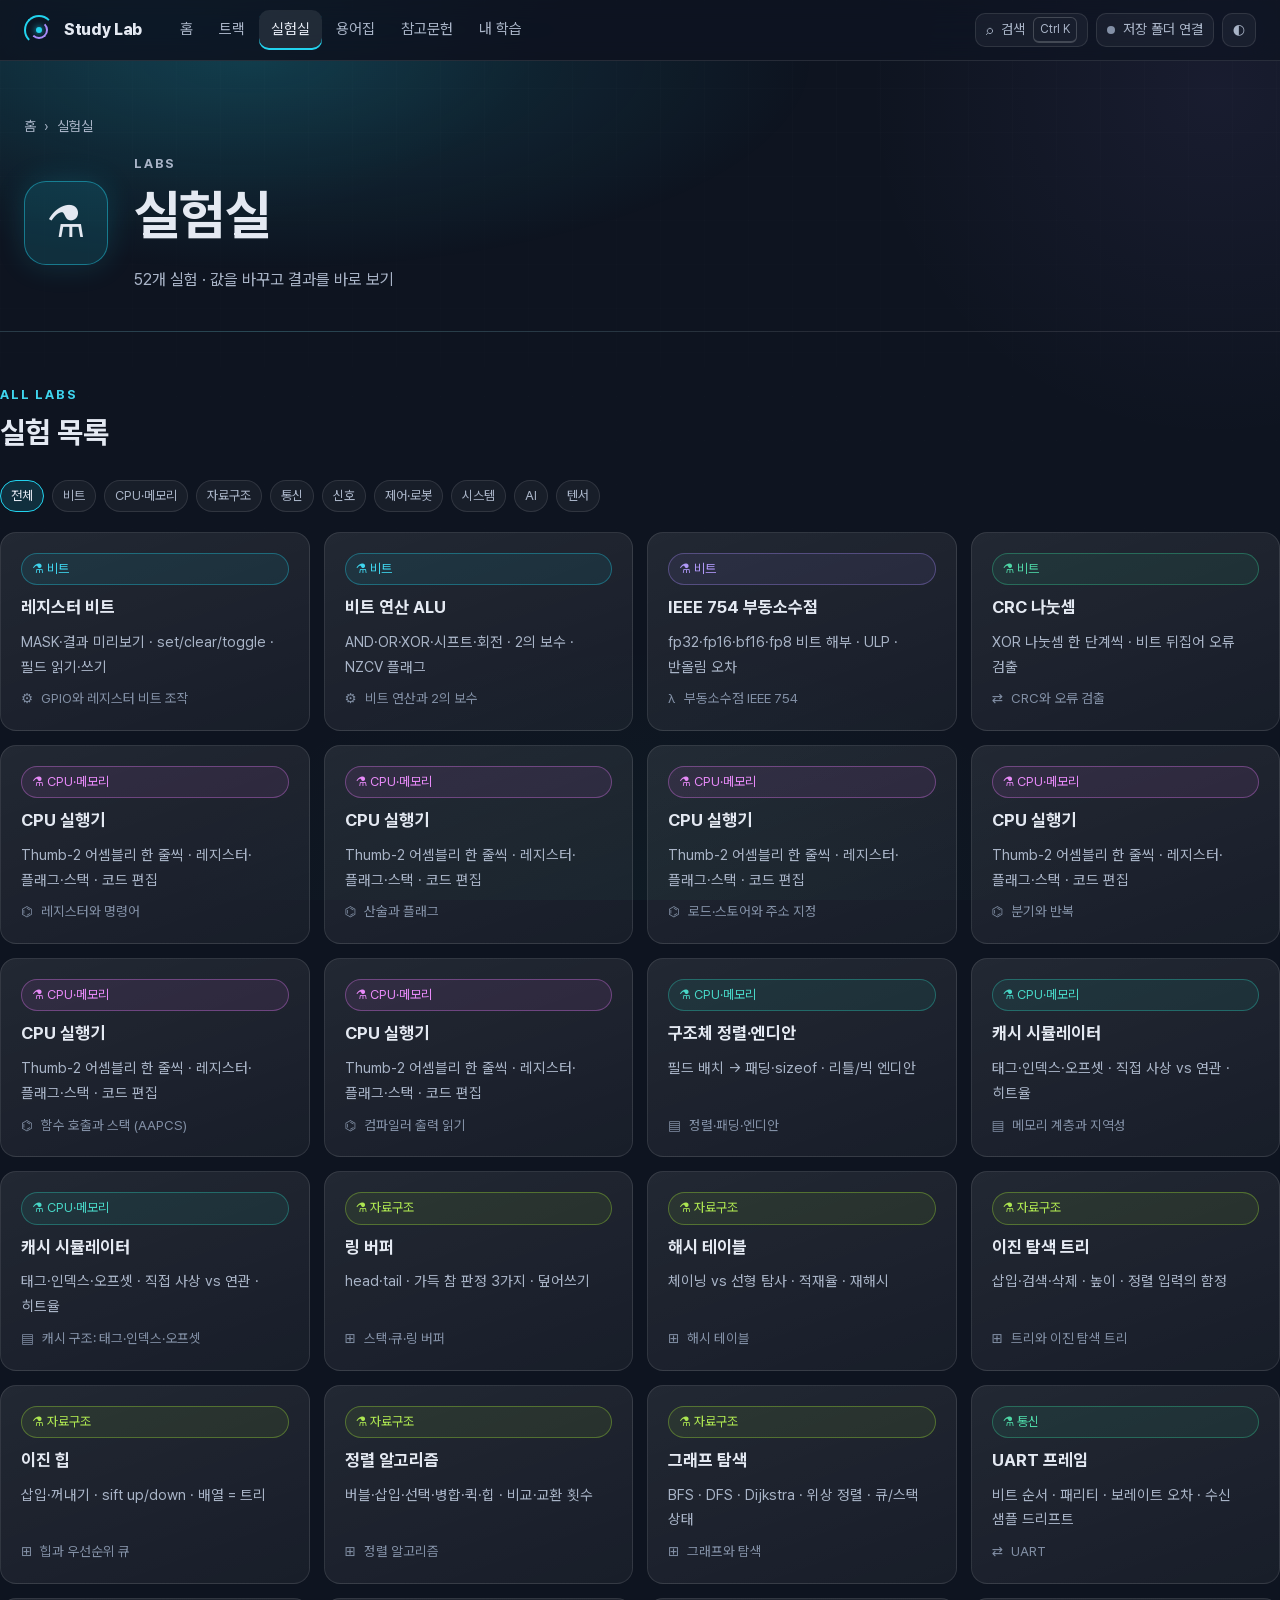
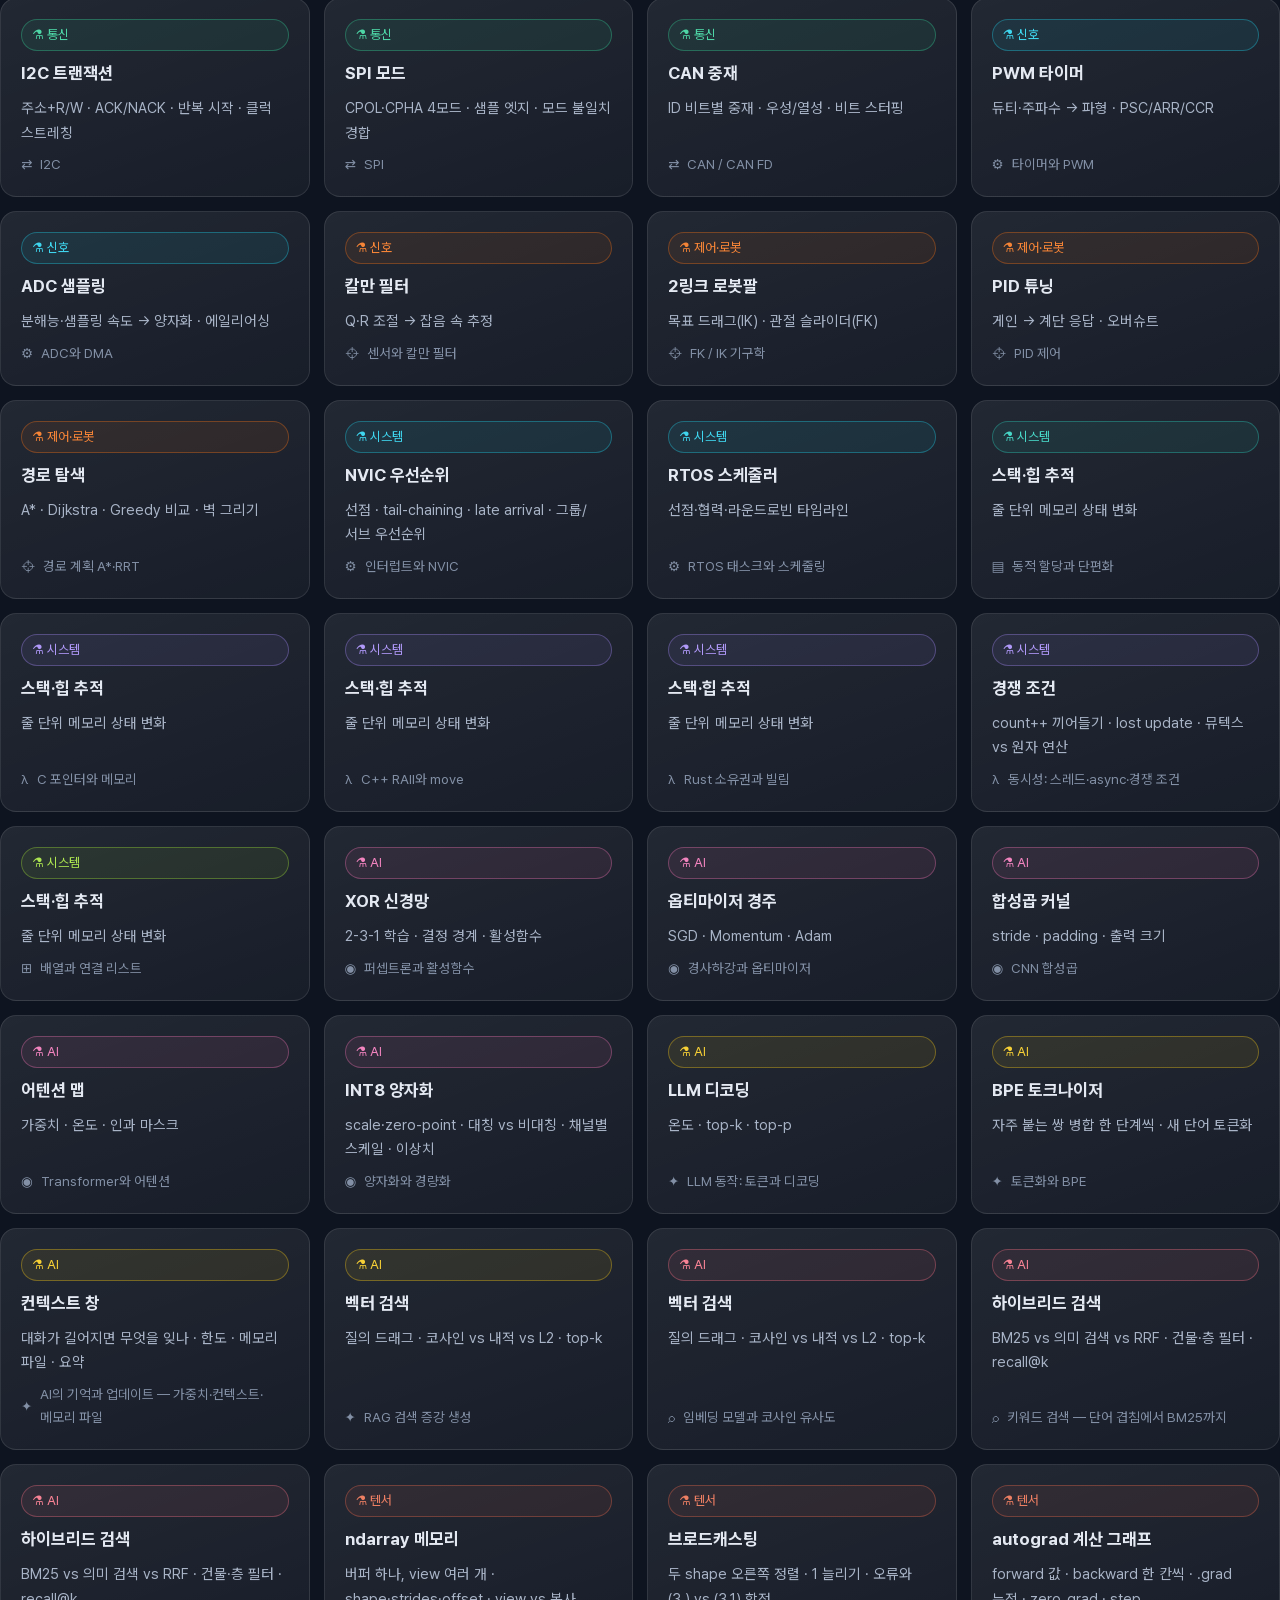
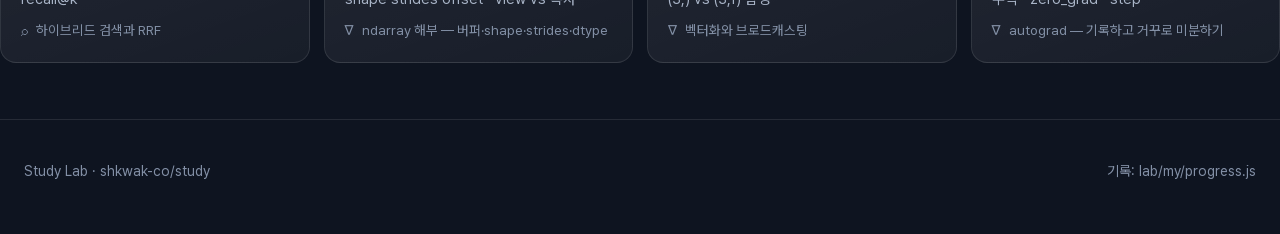
<file: lab/labs.html>
<!doctype html>
<html lang="ko" data-theme="dark">
<head>
    <meta charset="utf-8">
    <meta name="viewport" content="width=device-width, initial-scale=1">
    <title>실험실 · Study Lab</title>
    <link rel="stylesheet" href="assets/lab.css">
    <script>try { document.documentElement.dataset.theme = localStorage.getItem("lab.theme") || "dark"; } catch (e) {}</script>
</head>
<body data-page="labs">
    <main id="app"></main>
    <script src="assets/lab.js"></script>
    <script src="assets/anim.js"></script>
</body>
</html>
</file>
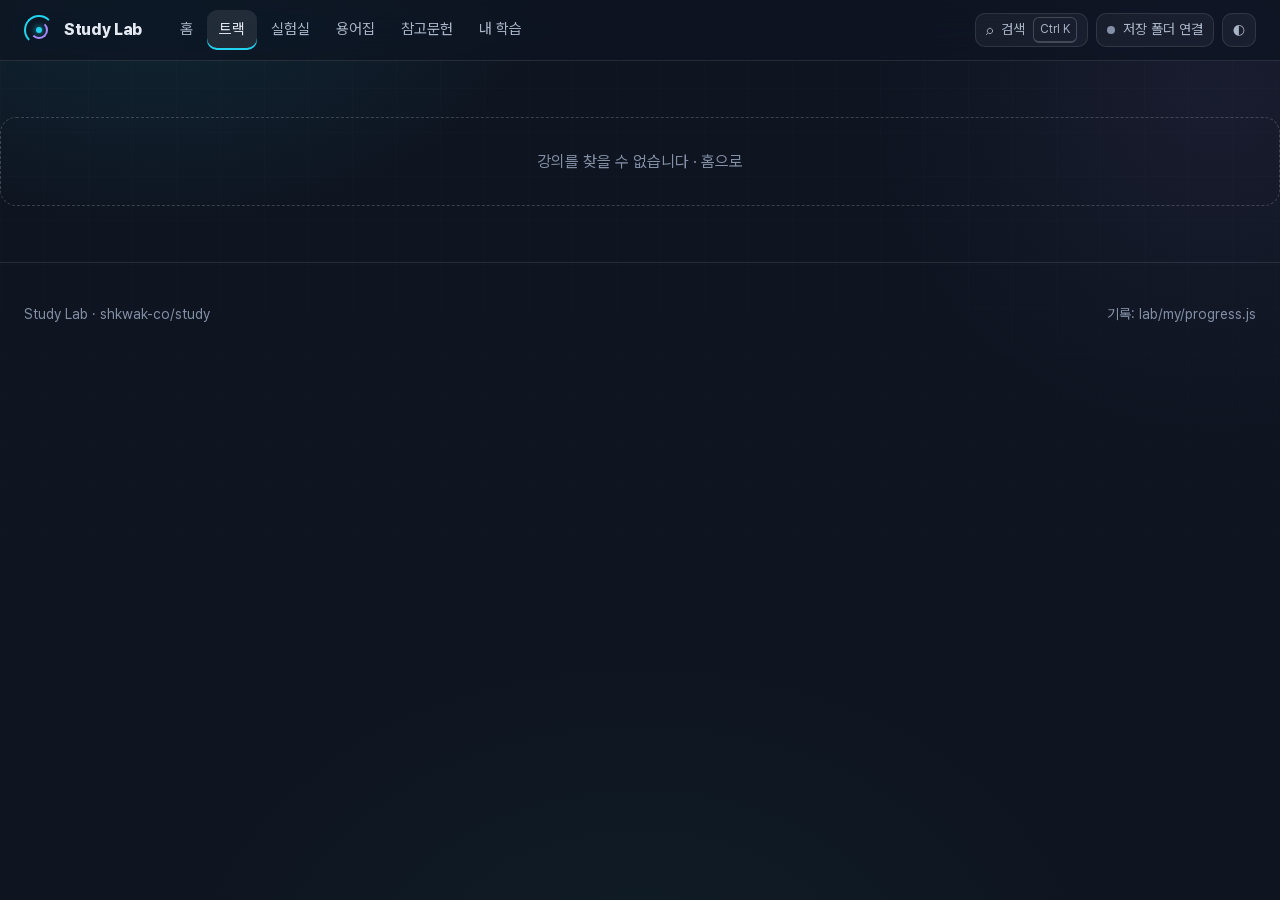
<file: lab/lesson.html>
<!doctype html>
<html lang="ko" data-theme="dark">
<head>
    <meta charset="utf-8">
    <meta name="viewport" content="width=device-width, initial-scale=1">
    <title>강의 · Study Lab</title>
    <link rel="stylesheet" href="assets/lab.css">
    <script>try { document.documentElement.dataset.theme = localStorage.getItem("lab.theme") || "dark"; } catch (e) {}</script>
</head>
<body data-page="lesson">
    <main id="app"></main>
    <script src="assets/lab.js"></script>
    <script src="assets/anim.js"></script>
</body>
</html>
</file>
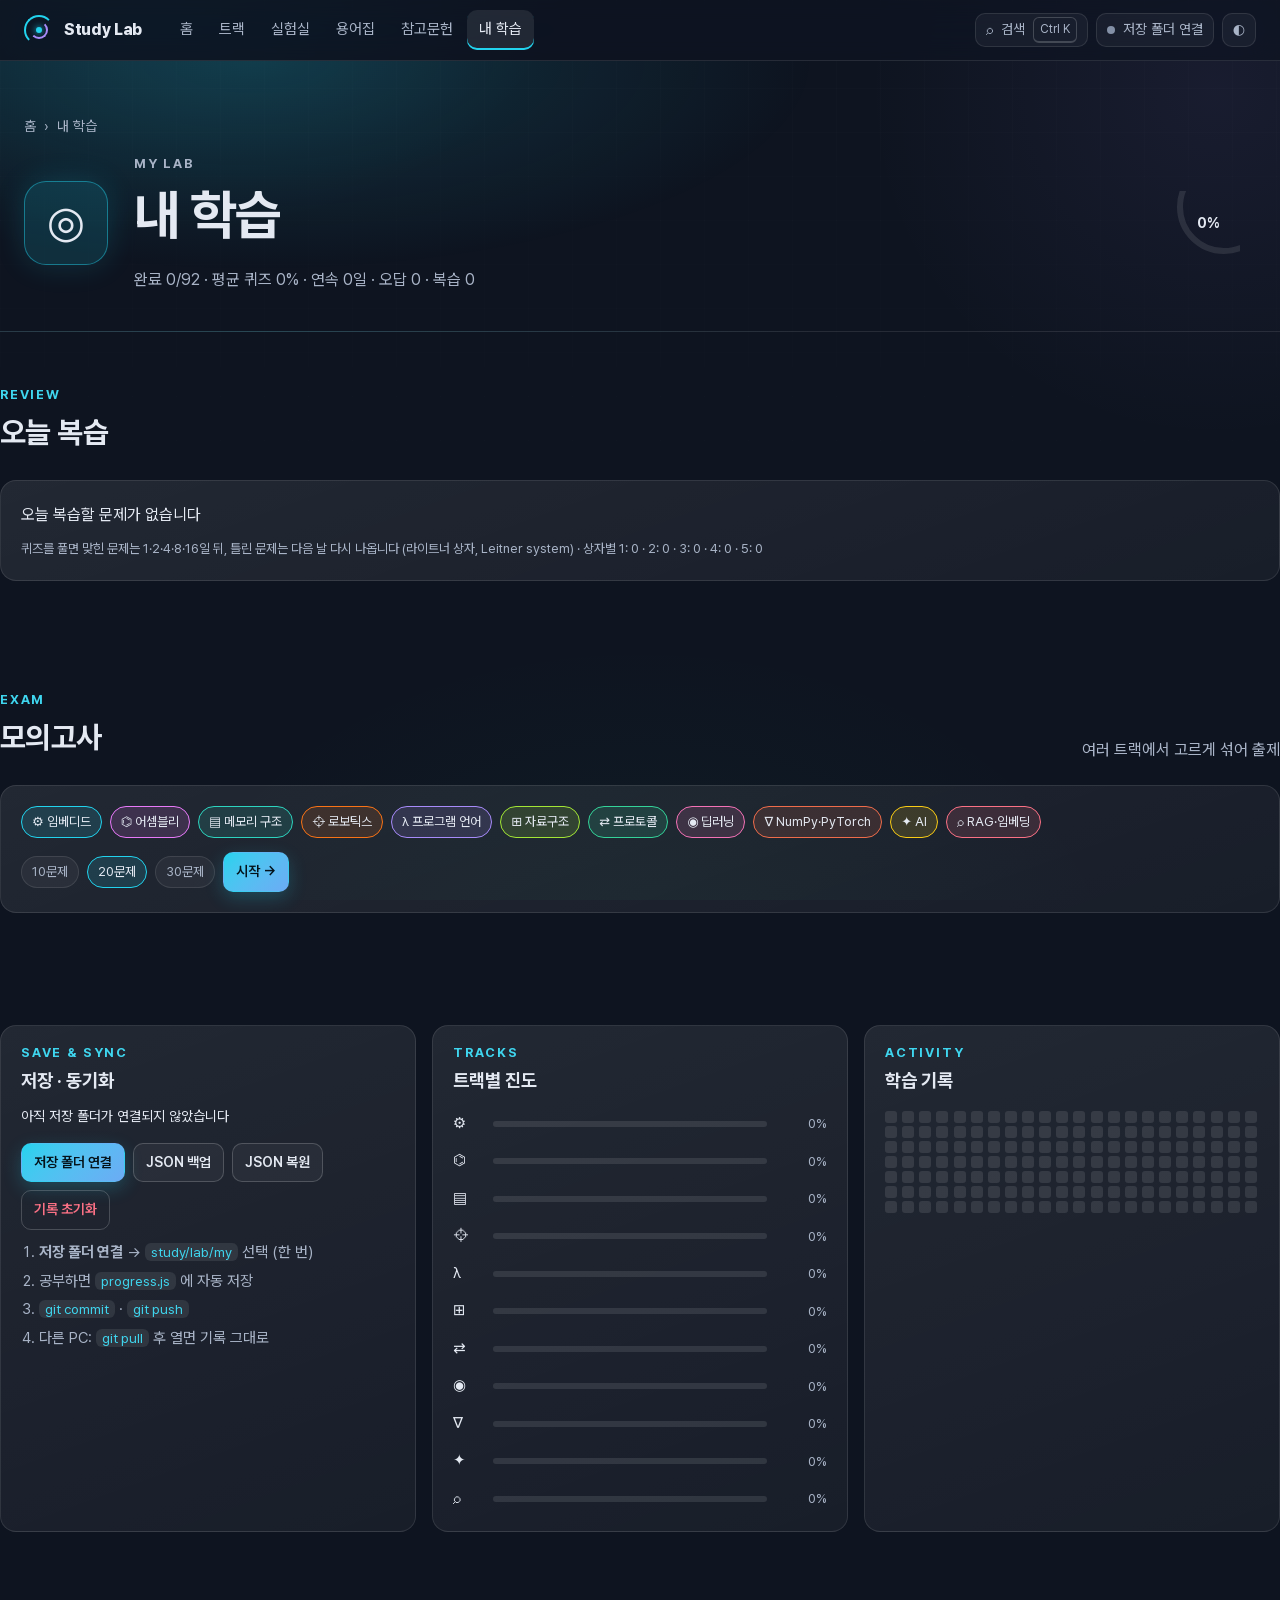
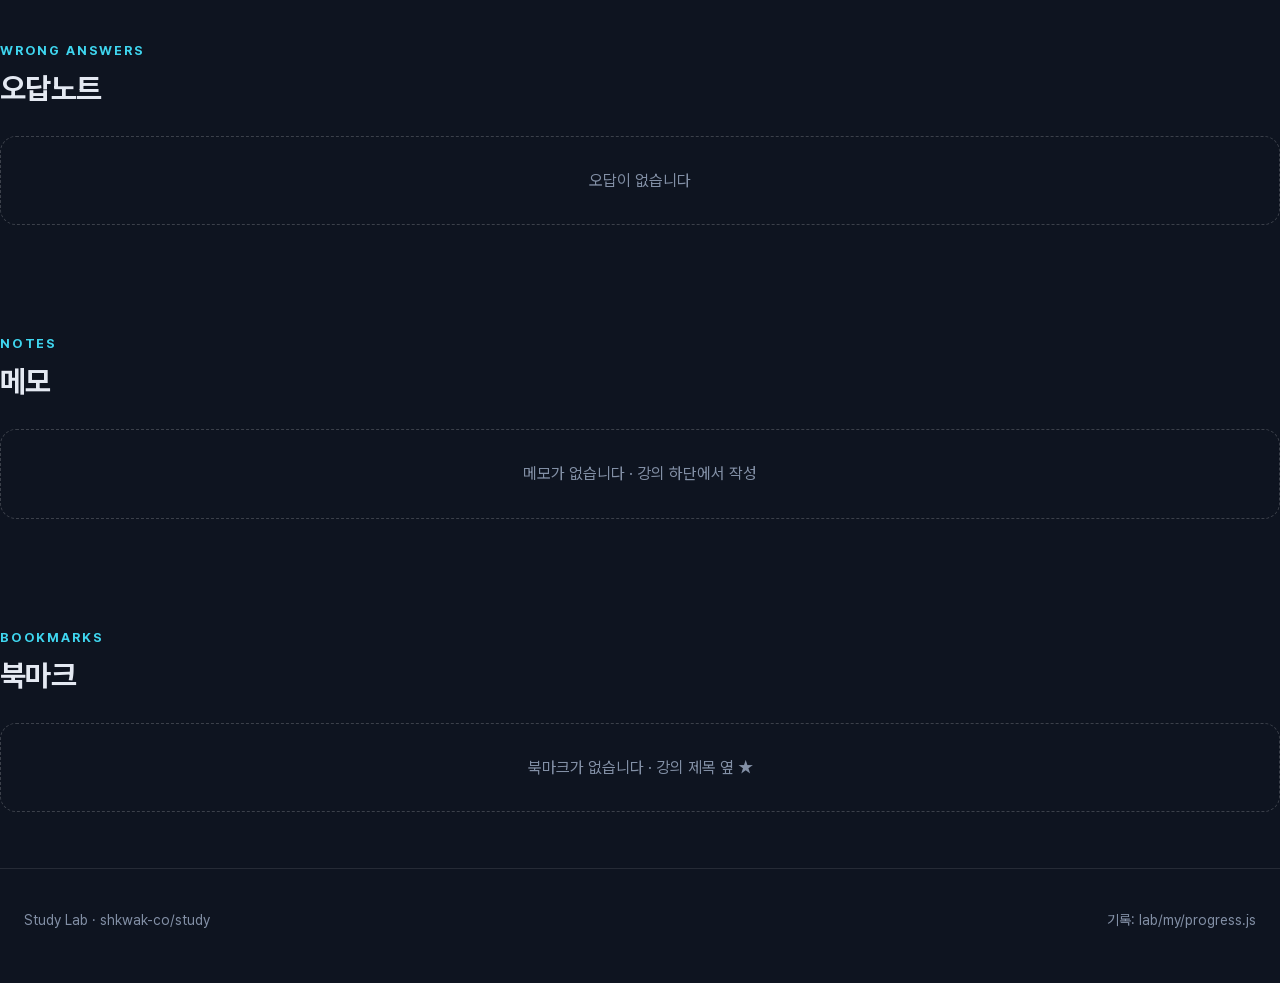
<file: lab/me.html>
<!doctype html>
<html lang="ko" data-theme="dark">
<head>
    <meta charset="utf-8">
    <meta name="viewport" content="width=device-width, initial-scale=1">
    <title>내 학습 · Study Lab</title>
    <link rel="stylesheet" href="assets/lab.css">
    <script>try { document.documentElement.dataset.theme = localStorage.getItem("lab.theme") || "dark"; } catch (e) {}</script>
</head>
<body data-page="me">
    <main id="app"></main>
    <script src="assets/lab.js"></script>
    <script src="assets/anim.js"></script>
</body>
</html>
</file>
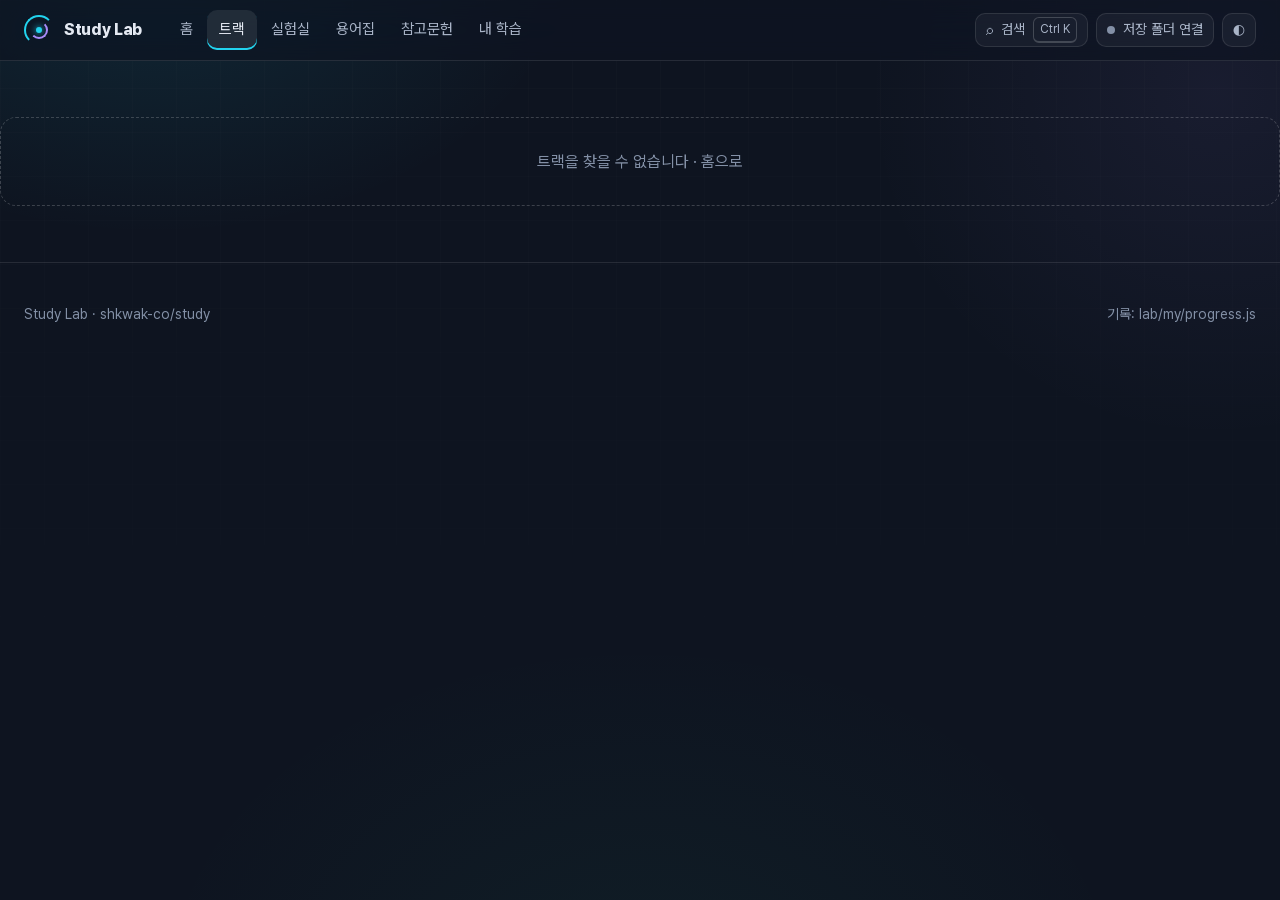
<file: lab/track.html>
<!doctype html>
<html lang="ko" data-theme="dark">
<head>
    <meta charset="utf-8">
    <meta name="viewport" content="width=device-width, initial-scale=1">
    <title>트랙 · Study Lab</title>
    <link rel="stylesheet" href="assets/lab.css">
    <script>try { document.documentElement.dataset.theme = localStorage.getItem("lab.theme") || "dark"; } catch (e) {}</script>
</head>
<body data-page="track">
    <main id="app"></main>
    <script src="assets/lab.js"></script>
    <script src="assets/anim.js"></script>
</body>
</html>
</file>
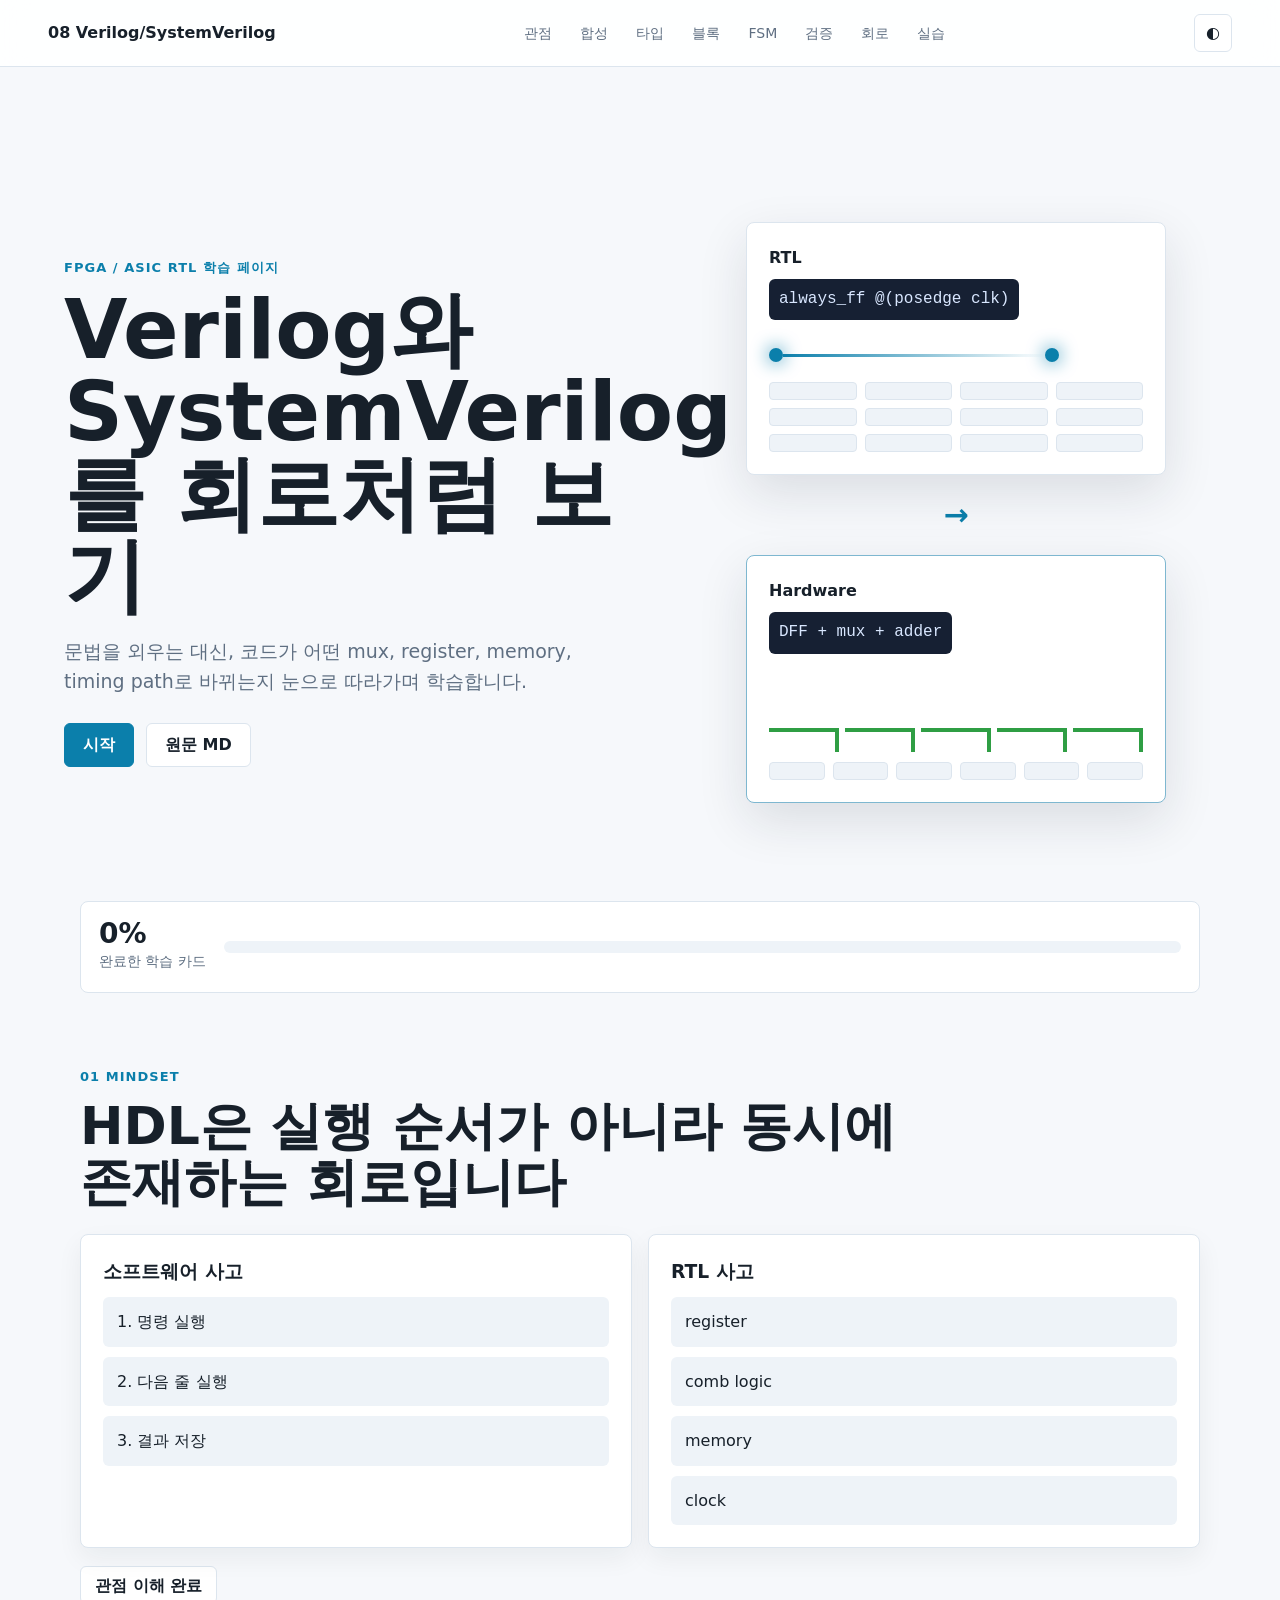
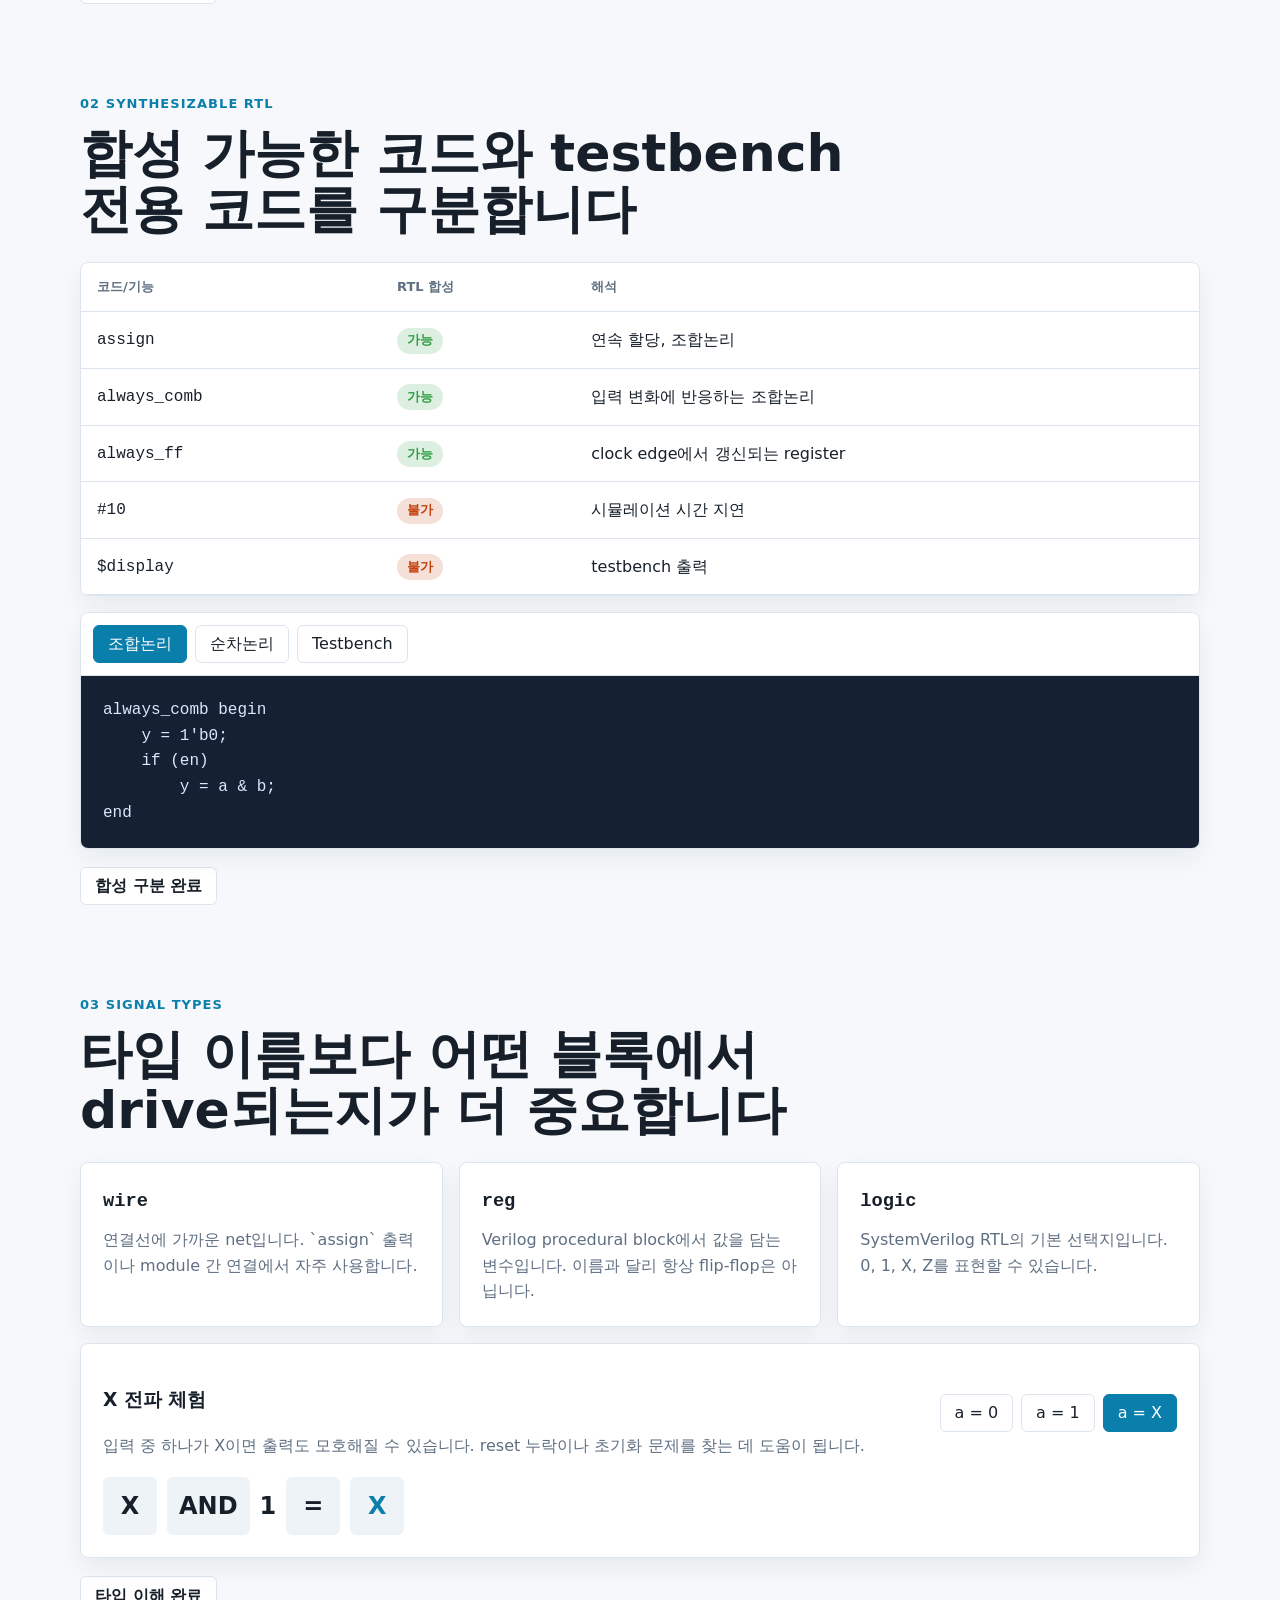
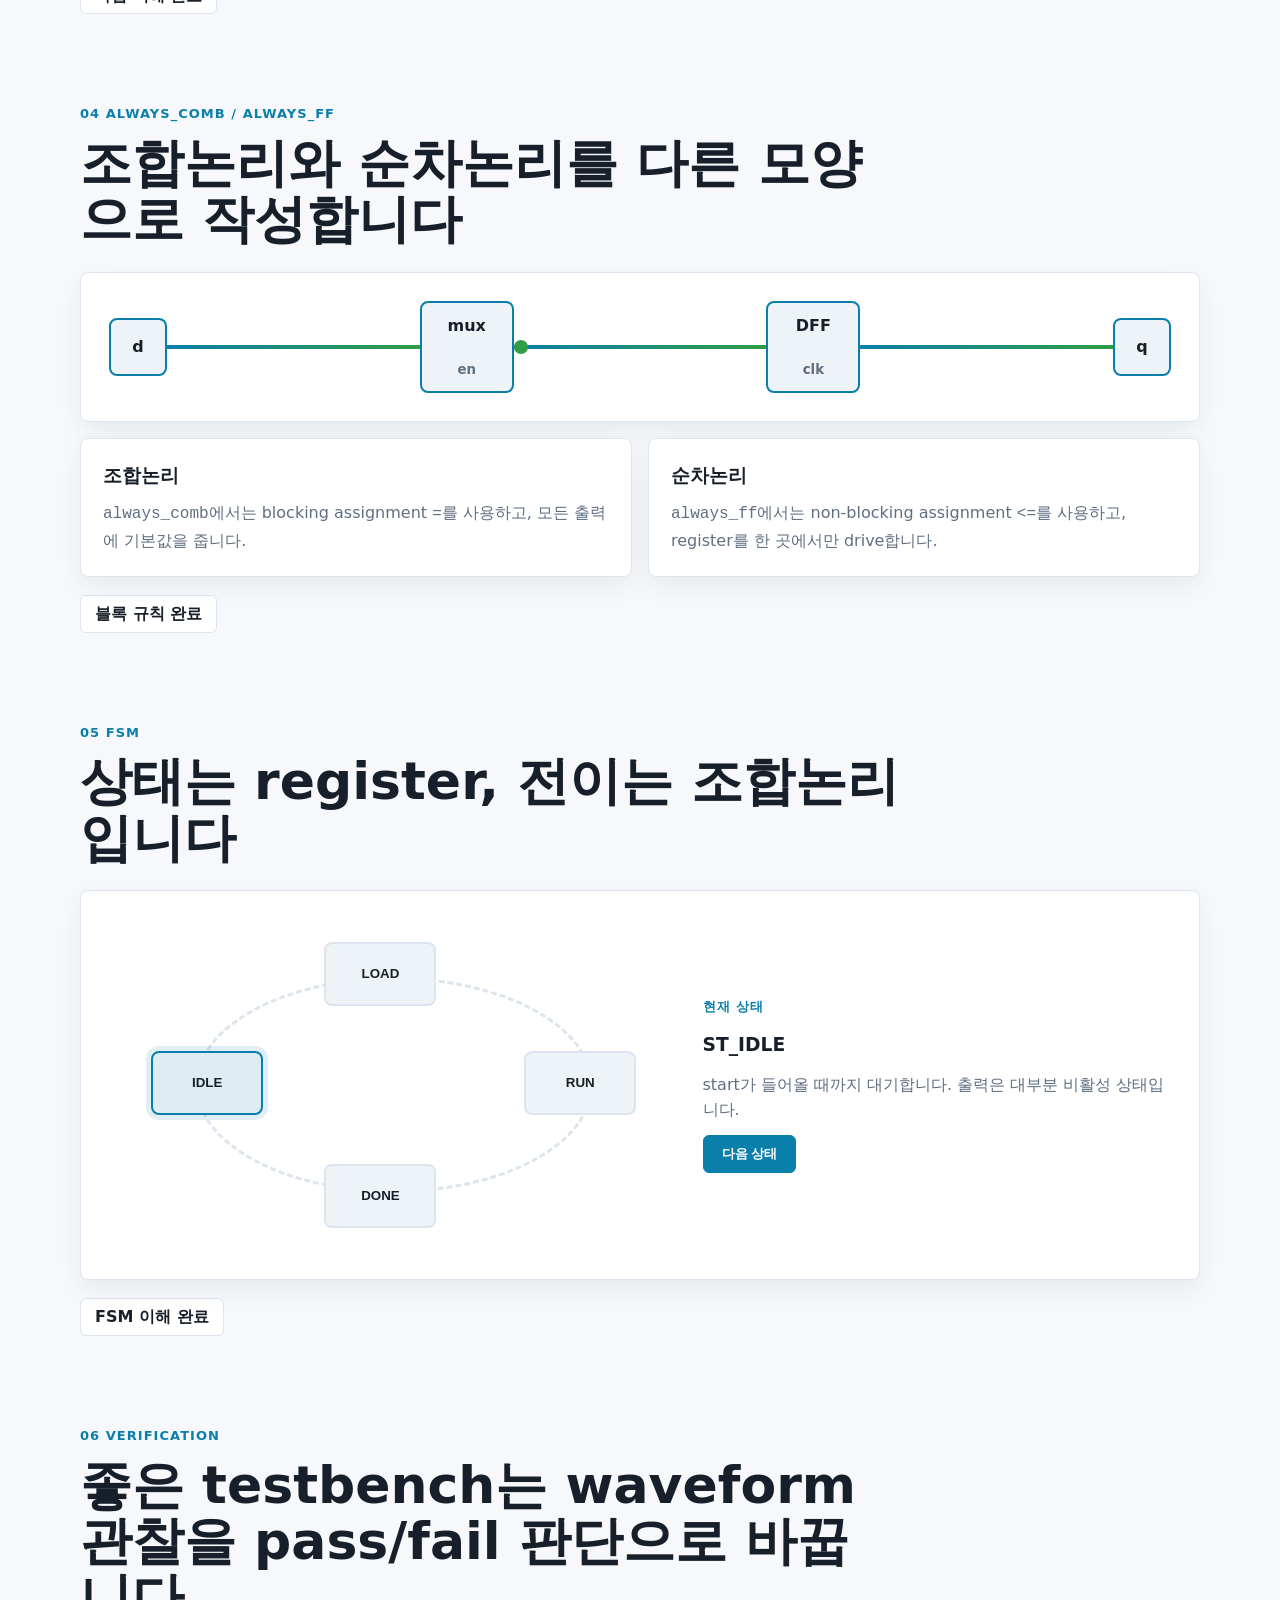
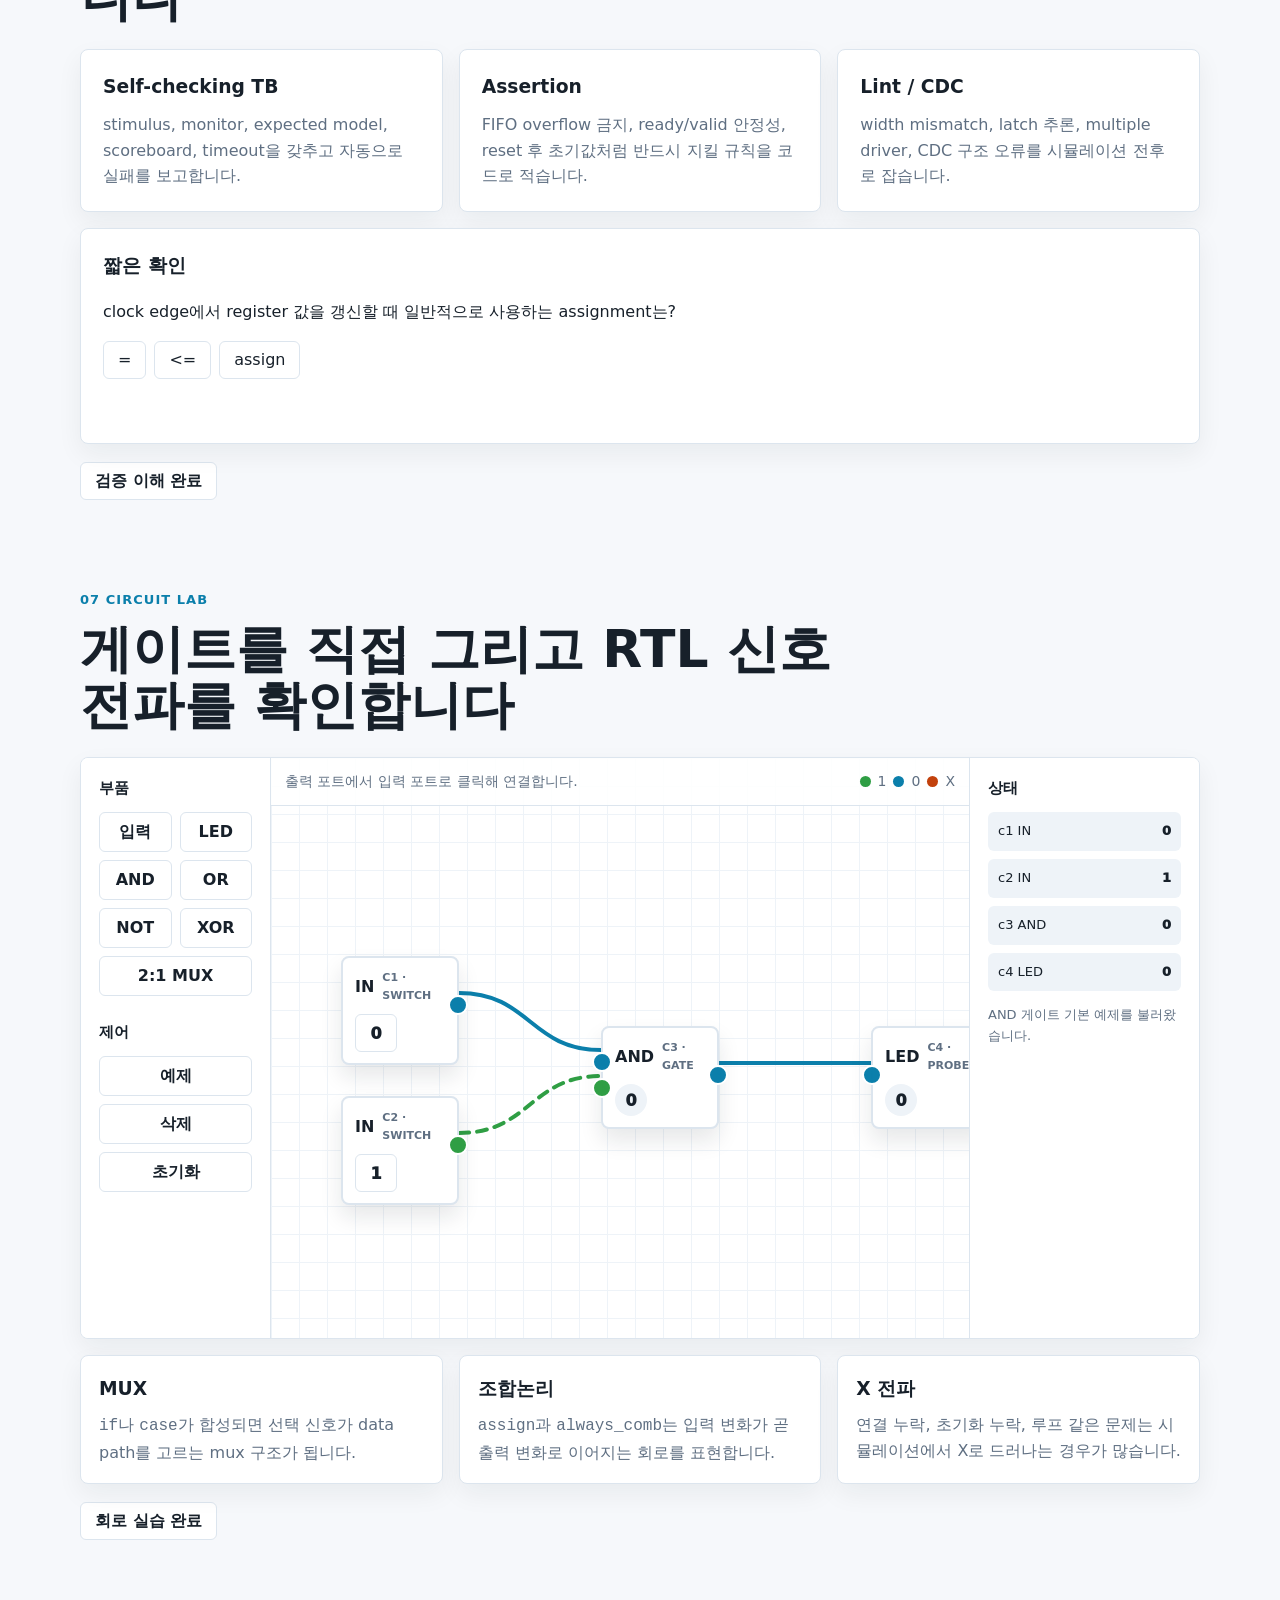
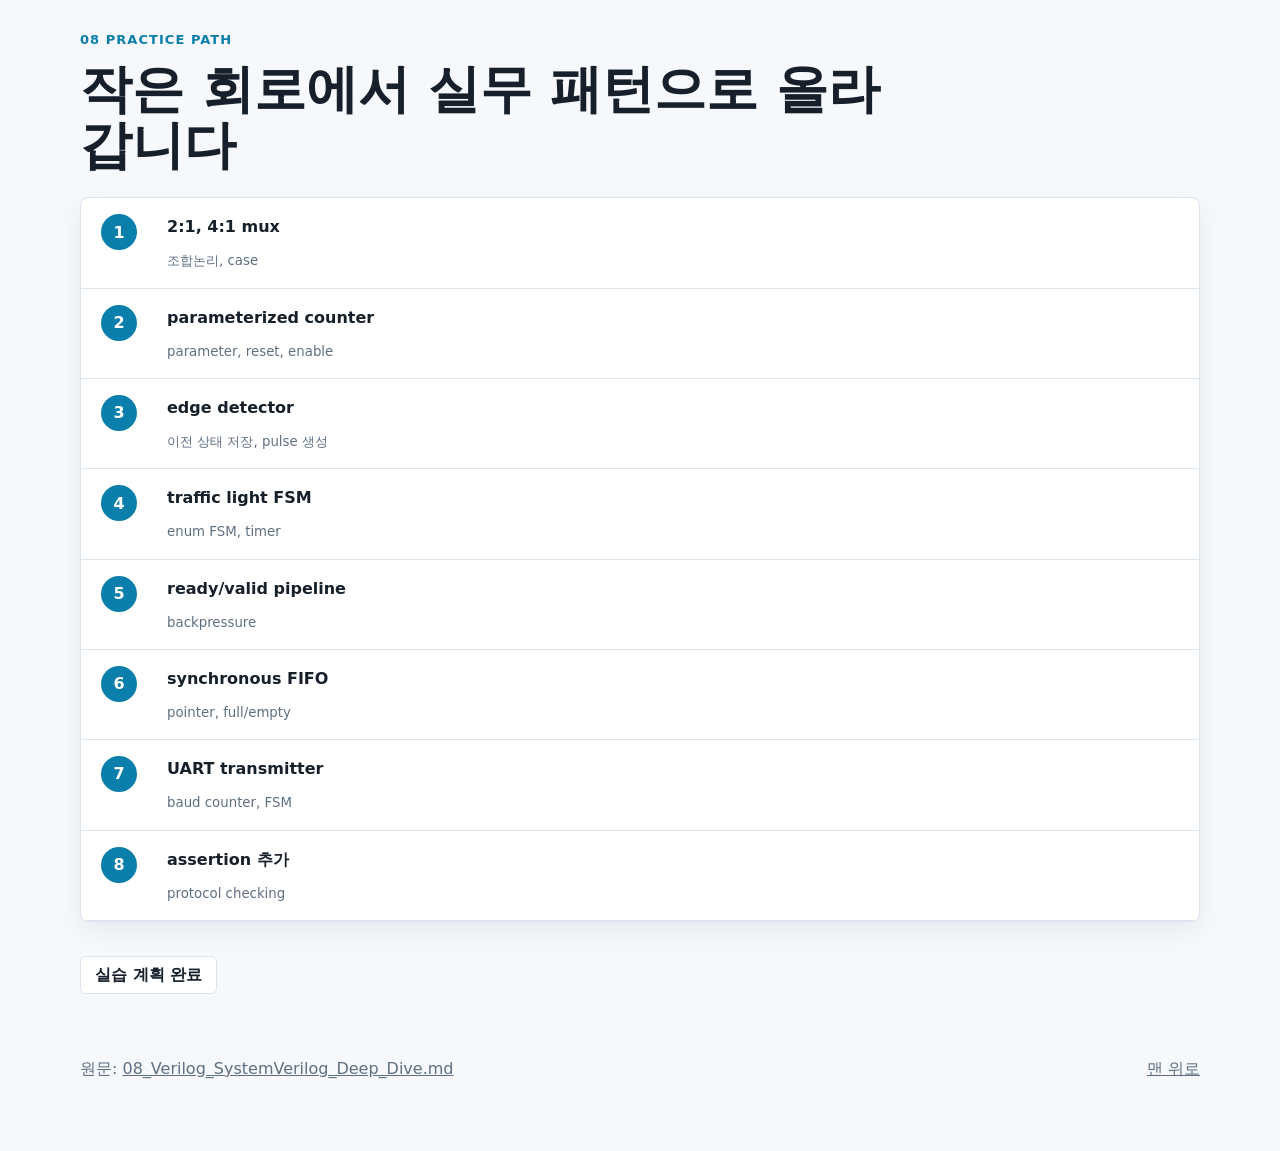
<file: FPGA_ASIC_Learning/interactive/08_verilog_systemverilog.html>
<!doctype html>
<html lang="ko">
<head>
    <meta charset="utf-8">
    <meta name="viewport" content="width=device-width, initial-scale=1">
    <title>Verilog / SystemVerilog Interactive Study</title>
    <link rel="stylesheet" href="./verilog_sv_study.css">
</head>
<body>
    <header class="topbar">
        <a class="brand" href="../08_Verilog_SystemVerilog_Deep_Dive.md">08 Verilog/SystemVerilog</a>
        <nav class="topnav" aria-label="주요 학습 섹션">
            <a href="#mindset">관점</a>
            <a href="#synth">합성</a>
            <a href="#logic">타입</a>
            <a href="#blocks">블록</a>
            <a href="#fsm">FSM</a>
            <a href="#verify">검증</a>
            <a href="#circuit-lab">회로</a>
            <a href="#practice">실습</a>
        </nav>
        <button class="icon-button" id="themeToggle" type="button" aria-label="테마 전환" title="테마 전환">
            <span aria-hidden="true">◐</span>
        </button>
    </header>

    <main>
        <section class="hero" id="top">
            <div class="hero-copy">
                <p class="eyebrow">FPGA / ASIC RTL 학습 페이지</p>
                <h1>Verilog와 SystemVerilog를 회로처럼 보기</h1>
                <p>
                    문법을 외우는 대신, 코드가 어떤 mux, register, memory, timing path로 바뀌는지
                    눈으로 따라가며 학습합니다.
                </p>
                <div class="hero-actions">
                    <a class="primary-action" href="#mindset">시작</a>
                    <a class="secondary-action" href="../08_Verilog_SystemVerilog_Deep_Dive.md">원문 MD</a>
                </div>
            </div>
            <div class="signal-stage" aria-label="RTL이 회로가 되는 흐름">
                <div class="chip-card">
                    <div class="chip-title">RTL</div>
                    <code>always_ff @(posedge clk)</code>
                    <div class="trace-row">
                        <span class="trace-dot"></span>
                        <span class="trace-line"></span>
                        <span class="trace-dot delay"></span>
                    </div>
                    <div class="chip-grid" aria-hidden="true">
                        <span></span><span></span><span></span><span></span>
                        <span></span><span></span><span></span><span></span>
                        <span></span><span></span><span></span><span></span>
                    </div>
                </div>
                <div class="flow-arrow">→</div>
                <div class="chip-card accent">
                    <div class="chip-title">Hardware</div>
                    <code>DFF + mux + adder</code>
                    <div class="wave">
                        <span></span><span></span><span></span><span></span><span></span>
                    </div>
                    <div class="pins" aria-hidden="true">
                        <i></i><i></i><i></i><i></i><i></i><i></i>
                    </div>
                </div>
            </div>
        </section>

        <section class="progress-panel" aria-label="학습 진행률">
            <div>
                <strong id="progressText">0%</strong>
                <span>완료한 학습 카드</span>
            </div>
            <div class="progress-track">
                <span id="progressBar"></span>
            </div>
        </section>

        <section class="section" id="mindset">
            <div class="section-head">
                <p class="eyebrow">01 Mindset</p>
                <h2>HDL은 실행 순서가 아니라 동시에 존재하는 회로입니다</h2>
            </div>
            <div class="compare-grid">
                <article class="study-card reveal">
                    <h3>소프트웨어 사고</h3>
                    <div class="step-stack">
                        <span>1. 명령 실행</span>
                        <span>2. 다음 줄 실행</span>
                        <span>3. 결과 저장</span>
                    </div>
                </article>
                <article class="study-card reveal">
                    <h3>RTL 사고</h3>
                    <div class="parallel-lines">
                        <span>register</span>
                        <span>comb logic</span>
                        <span>memory</span>
                        <span>clock</span>
                    </div>
                </article>
            </div>
            <button class="complete-btn" data-complete="mindset" type="button">관점 이해 완료</button>
        </section>

        <section class="section" id="synth">
            <div class="section-head">
                <p class="eyebrow">02 Synthesizable RTL</p>
                <h2>합성 가능한 코드와 testbench 전용 코드를 구분합니다</h2>
            </div>
            <div class="table-wrap reveal">
                <table>
                    <thead>
                        <tr>
                            <th>코드/기능</th>
                            <th>RTL 합성</th>
                            <th>해석</th>
                        </tr>
                    </thead>
                    <tbody>
                        <tr><td><code>assign</code></td><td><span class="pill ok">가능</span></td><td>연속 할당, 조합논리</td></tr>
                        <tr><td><code>always_comb</code></td><td><span class="pill ok">가능</span></td><td>입력 변화에 반응하는 조합논리</td></tr>
                        <tr><td><code>always_ff</code></td><td><span class="pill ok">가능</span></td><td>clock edge에서 갱신되는 register</td></tr>
                        <tr><td><code>#10</code></td><td><span class="pill no">불가</span></td><td>시뮬레이션 시간 지연</td></tr>
                        <tr><td><code>$display</code></td><td><span class="pill no">불가</span></td><td>testbench 출력</td></tr>
                    </tbody>
                </table>
            </div>
            <div class="code-switcher reveal">
                <div class="tabs" role="tablist" aria-label="합성 예시 코드">
                    <button class="tab active" data-tab="comb" type="button">조합논리</button>
                    <button class="tab" data-tab="seq" type="button">순차논리</button>
                    <button class="tab" data-tab="tb" type="button">Testbench</button>
                </div>
                <pre class="code-panel active" data-panel="comb"><code>always_comb begin
    y = 1'b0;
    if (en)
        y = a & b;
end</code></pre>
                <pre class="code-panel" data-panel="seq"><code>always_ff @(posedge clk or negedge rst_n) begin
    if (!rst_n)
        q <= '0;
    else
        q <= d;
end</code></pre>
                <pre class="code-panel" data-panel="tb"><code>initial begin
    rst_n = 1'b0;
    repeat (3) @(posedge clk);
    rst_n = 1'b1;
    $finish;
end</code></pre>
            </div>
            <button class="complete-btn" data-complete="synth" type="button">합성 구분 완료</button>
        </section>

        <section class="section" id="logic">
            <div class="section-head">
                <p class="eyebrow">03 Signal Types</p>
                <h2>타입 이름보다 어떤 블록에서 drive되는지가 더 중요합니다</h2>
            </div>
            <div class="type-grid">
                <article class="study-card reveal">
                    <h3><code>wire</code></h3>
                    <p>연결선에 가까운 net입니다. `assign` 출력이나 module 간 연결에서 자주 사용합니다.</p>
                </article>
                <article class="study-card reveal">
                    <h3><code>reg</code></h3>
                    <p>Verilog procedural block에서 값을 담는 변수입니다. 이름과 달리 항상 flip-flop은 아닙니다.</p>
                </article>
                <article class="study-card reveal">
                    <h3><code>logic</code></h3>
                    <p>SystemVerilog RTL의 기본 선택지입니다. 0, 1, X, Z를 표현할 수 있습니다.</p>
                </article>
            </div>
            <div class="x-demo reveal">
                <div>
                    <h3>X 전파 체험</h3>
                    <p>입력 중 하나가 X이면 출력도 모호해질 수 있습니다. reset 누락이나 초기화 문제를 찾는 데 도움이 됩니다.</p>
                </div>
                <div class="x-controls">
                    <button class="mini-btn" data-x="0" type="button">a = 0</button>
                    <button class="mini-btn" data-x="1" type="button">a = 1</button>
                    <button class="mini-btn active" data-x="X" type="button">a = X</button>
                </div>
                <div class="gate-demo" aria-label="AND gate 결과">
                    <span id="inputA">X</span>
                    <span class="gate">AND</span>
                    <span>1</span>
                    <span class="equals">=</span>
                    <strong id="xResult">X</strong>
                </div>
            </div>
            <button class="complete-btn" data-complete="logic" type="button">타입 이해 완료</button>
        </section>

        <section class="section" id="blocks">
            <div class="section-head">
                <p class="eyebrow">04 always_comb / always_ff</p>
                <h2>조합논리와 순차논리를 다른 모양으로 작성합니다</h2>
            </div>
            <div class="circuit-board reveal">
                <div class="node input">d</div>
                <div class="wire-line"></div>
                <div class="mux">
                    <span>mux</span>
                    <small>en</small>
                </div>
                <div class="wire-line pulse"></div>
                <div class="dff">
                    <span>DFF</span>
                    <small>clk</small>
                </div>
                <div class="wire-line"></div>
                <div class="node output">q</div>
            </div>
            <div class="rule-grid">
                <article class="study-card reveal">
                    <h3>조합논리</h3>
                    <p><code>always_comb</code>에서는 blocking assignment <code>=</code>를 사용하고, 모든 출력에 기본값을 줍니다.</p>
                </article>
                <article class="study-card reveal">
                    <h3>순차논리</h3>
                    <p><code>always_ff</code>에서는 non-blocking assignment <code>&lt;=</code>를 사용하고, register를 한 곳에서만 drive합니다.</p>
                </article>
            </div>
            <button class="complete-btn" data-complete="blocks" type="button">블록 규칙 완료</button>
        </section>

        <section class="section" id="fsm">
            <div class="section-head">
                <p class="eyebrow">05 FSM</p>
                <h2>상태는 register, 전이는 조합논리입니다</h2>
            </div>
            <div class="fsm-lab reveal">
                <div class="state-ring" aria-label="FSM 상태 다이어그램">
                    <button class="state active" data-state="IDLE" type="button">IDLE</button>
                    <button class="state" data-state="LOAD" type="button">LOAD</button>
                    <button class="state" data-state="RUN" type="button">RUN</button>
                    <button class="state" data-state="DONE" type="button">DONE</button>
                </div>
                <div class="state-info">
                    <p class="eyebrow">현재 상태</p>
                    <h3 id="stateName">ST_IDLE</h3>
                    <p id="stateText">start가 들어올 때까지 대기합니다. 출력은 대부분 비활성 상태입니다.</p>
                    <button class="primary-action compact" id="nextState" type="button">다음 상태</button>
                </div>
            </div>
            <button class="complete-btn" data-complete="fsm" type="button">FSM 이해 완료</button>
        </section>

        <section class="section" id="verify">
            <div class="section-head">
                <p class="eyebrow">06 Verification</p>
                <h2>좋은 testbench는 waveform 관찰을 pass/fail 판단으로 바꿉니다</h2>
            </div>
            <div class="verify-grid">
                <article class="study-card reveal">
                    <h3>Self-checking TB</h3>
                    <p>stimulus, monitor, expected model, scoreboard, timeout을 갖추고 자동으로 실패를 보고합니다.</p>
                </article>
                <article class="study-card reveal">
                    <h3>Assertion</h3>
                    <p>FIFO overflow 금지, ready/valid 안정성, reset 후 초기값처럼 반드시 지킬 규칙을 코드로 적습니다.</p>
                </article>
                <article class="study-card reveal">
                    <h3>Lint / CDC</h3>
                    <p>width mismatch, latch 추론, multiple driver, CDC 구조 오류를 시뮬레이션 전후로 잡습니다.</p>
                </article>
            </div>
            <div class="quiz reveal" aria-label="짧은 퀴즈">
                <h3>짧은 확인</h3>
                <p>clock edge에서 register 값을 갱신할 때 일반적으로 사용하는 assignment는?</p>
                <div class="quiz-actions">
                    <button class="quiz-btn" data-answer="wrong" type="button">=</button>
                    <button class="quiz-btn" data-answer="right" type="button">&lt;=</button>
                    <button class="quiz-btn" data-answer="wrong" type="button">assign</button>
                </div>
                <p class="quiz-result" id="quizResult" aria-live="polite"></p>
            </div>
            <button class="complete-btn" data-complete="verify" type="button">검증 이해 완료</button>
        </section>

        <section class="section" id="circuit-lab">
            <div class="section-head">
                <p class="eyebrow">07 Circuit Lab</p>
                <h2>게이트를 직접 그리고 RTL 신호 전파를 확인합니다</h2>
            </div>
            <div class="circuit-lab reveal" aria-label="FPGA ASIC 학습용 디지털 회로 실습">
                <aside class="lab-panel">
                    <h3>부품</h3>
                    <div class="part-grid" aria-label="회로 부품 팔레트">
                        <button class="part-btn" data-add-part="input" type="button">입력</button>
                        <button class="part-btn" data-add-part="output" type="button">LED</button>
                        <button class="part-btn" data-add-part="and" type="button">AND</button>
                        <button class="part-btn" data-add-part="or" type="button">OR</button>
                        <button class="part-btn" data-add-part="not" type="button">NOT</button>
                        <button class="part-btn" data-add-part="xor" type="button">XOR</button>
                        <button class="part-btn wide" data-add-part="mux" type="button">2:1 MUX</button>
                    </div>

                    <h3>제어</h3>
                    <div class="lab-actions">
                        <button class="mini-btn" id="loadCircuitExample" type="button">예제</button>
                        <button class="mini-btn" id="deleteCircuitSelection" type="button">삭제</button>
                        <button class="mini-btn" id="clearCircuit" type="button">초기화</button>
                    </div>
                </aside>

                <div class="lab-workspace">
                    <div class="board-toolbar">
                        <span id="circuitHint">출력 포트에서 입력 포트로 클릭해 연결합니다.</span>
                        <span class="signal-legend" aria-label="신호 색상 범례">
                            <i class="sig-1"></i>1
                            <i class="sig-0"></i>0
                            <i class="sig-x"></i>X
                        </span>
                    </div>
                    <div class="logic-board" id="logicBoard" role="application" aria-label="논리 회로 보드">
                        <svg class="wire-layer" id="wireLayer" aria-hidden="true"></svg>
                        <div class="component-layer" id="componentLayer"></div>
                    </div>
                </div>

                <aside class="lab-panel status-panel">
                    <h3>상태</h3>
                    <div class="status-list" id="signalList"></div>
                    <div class="lab-message" id="circuitMessage" aria-live="polite"></div>
                </aside>
            </div>
            <div class="lab-notes reveal">
                <article>
                    <h3>MUX</h3>
                    <p><code>if</code>나 <code>case</code>가 합성되면 선택 신호가 data path를 고르는 mux 구조가 됩니다.</p>
                </article>
                <article>
                    <h3>조합논리</h3>
                    <p><code>assign</code>과 <code>always_comb</code>는 입력 변화가 곧 출력 변화로 이어지는 회로를 표현합니다.</p>
                </article>
                <article>
                    <h3>X 전파</h3>
                    <p>연결 누락, 초기화 누락, 루프 같은 문제는 시뮬레이션에서 X로 드러나는 경우가 많습니다.</p>
                </article>
            </div>
            <button class="complete-btn" data-complete="circuit" type="button">회로 실습 완료</button>
        </section>

        <section class="section" id="practice">
            <div class="section-head">
                <p class="eyebrow">08 Practice Path</p>
                <h2>작은 회로에서 실무 패턴으로 올라갑니다</h2>
            </div>
            <ol class="practice-list reveal">
                <li><span>2:1, 4:1 mux</span><small>조합논리, case</small></li>
                <li><span>parameterized counter</span><small>parameter, reset, enable</small></li>
                <li><span>edge detector</span><small>이전 상태 저장, pulse 생성</small></li>
                <li><span>traffic light FSM</span><small>enum FSM, timer</small></li>
                <li><span>ready/valid pipeline</span><small>backpressure</small></li>
                <li><span>synchronous FIFO</span><small>pointer, full/empty</small></li>
                <li><span>UART transmitter</span><small>baud counter, FSM</small></li>
                <li><span>assertion 추가</span><small>protocol checking</small></li>
            </ol>
            <button class="complete-btn" data-complete="practice" type="button">실습 계획 완료</button>
        </section>
    </main>

    <footer class="footer">
        <span>원문: <a href="../08_Verilog_SystemVerilog_Deep_Dive.md">08_Verilog_SystemVerilog_Deep_Dive.md</a></span>
        <a href="#top">맨 위로</a>
    </footer>

    <script src="./verilog_sv_study.js"></script>
</body>
</html>
</file>
<file: lab/assets/lab.css>
/* Study Lab — shared styles. Dark by default, html[data-theme=light] for light. */

/* Pretendard (SIL OFL 1.1, assets/fonts/Pretendard-LICENSE.txt) — bundled so every PC renders the same Korean text */
@font-face {
    font-family: "Pretendard Variable";
    font-weight: 45 920;
    font-style: normal;
    font-display: swap;
    src: url("fonts/PretendardVariable.woff2") format("woff2-variations");
}

:root {
    color-scheme: dark;
    --bg: #0e1420;
    --bg2: #161e2e;
    --surf: rgba(255, 255, 255, 0.045);
    --surf2: rgba(255, 255, 255, 0.085);
    --line: rgba(255, 255, 255, 0.1);
    --line2: rgba(255, 255, 255, 0.19);
    --text: #e4e9f2;
    --muted: #a9b4c7;
    --dim: #8390a6;
    --ok: #34d399;
    --bad: #fb7185;
    --warn: #fbbf24;
    --c: #22d3ee;
    --code-bg: #0f1626;
    --shadow: 0 18px 44px rgba(0, 0, 0, 0.35);
    --r: 16px;
    --font: "Pretendard Variable", Pretendard, "Noto Sans KR", "Malgun Gothic", "Segoe UI", system-ui, sans-serif;
    --mono: "JetBrains Mono", "D2Coding", "Cascadia Mono", "Cascadia Code", Consolas, "Pretendard Variable", "Malgun Gothic", monospace;
}

html[data-theme="light"] {
    color-scheme: light;
    --bg: #f7f9fc;
    --bg2: #eef2f8;
    --surf: rgba(15, 25, 50, 0.035);
    --surf2: rgba(15, 25, 50, 0.065);
    --line: rgba(15, 25, 50, 0.09);
    --line2: rgba(15, 25, 50, 0.18);
    --text: #1b2333;
    --muted: #46546b;
    --dim: #55637a;
    --ok: #047857;
    --bad: #be123c;
    --warn: #b45309;
    --shadow: 0 24px 50px rgba(20, 30, 60, 0.12);
}

/* --ink = readable text version of the accent --c, recomputed on every element (tracks set --c inline) */
*, ::before, ::after { --ink: color-mix(in srgb, var(--c) 85%, var(--text)); }
html[data-theme="light"] *, html[data-theme="light"] ::before, html[data-theme="light"] ::after { --ink: color-mix(in srgb, var(--c) 45%, #0b1220); }

@view-transition { navigation: auto; }

* { box-sizing: border-box; }

html { scroll-behavior: smooth; scroll-padding-top: 120px; }

body {
    margin: 0;
    min-height: 100vh;
    background: var(--bg);
    color: var(--text);
    font: 16px/1.7 var(--font);
    word-break: keep-all;
    overflow-wrap: break-word;
    -webkit-font-smoothing: antialiased;
    text-rendering: optimizeLegibility;
    overflow-x: hidden;
    animation: pageIn 0.3s ease both;
}

/* ambient background: soft blobs + grid + cursor glow */
body::before {
    content: "";
    position: fixed;
    inset: 0;
    z-index: -2;
    background:
        radial-gradient(600px 400px at 12% -5%, color-mix(in srgb, var(--c) 11%, transparent), transparent 70%),
        radial-gradient(500px 500px at 95% 10%, rgba(167, 139, 250, 0.07), transparent 70%),
        radial-gradient(700px 500px at 50% 110%, rgba(52, 211, 153, 0.05), transparent 70%),
        var(--bg);
}

body::after {
    content: "";
    position: fixed;
    inset: 0;
    z-index: -1;
    pointer-events: none;
    background:
        linear-gradient(var(--line) 1px, transparent 1px) 0 0 / 44px 44px,
        linear-gradient(90deg, var(--line) 1px, transparent 1px) 0 0 / 44px 44px;
    mask-image: linear-gradient(to bottom, #000 0%, transparent 85%);
    opacity: 0.14;
}

.cursor-glow {
    position: fixed;
    left: -260px;
    top: -260px;
    z-index: -1;
    width: 520px;
    height: 520px;
    border-radius: 50%;
    pointer-events: none;
    background: radial-gradient(circle, color-mix(in srgb, var(--c) 6%, transparent), transparent 65%);
    transform: translate(-999px, -999px);
    will-change: transform;
}

a { color: inherit; text-decoration: none; }
button, input, select, textarea { font: inherit; color: inherit; }
button { cursor: pointer; }
code, pre, kbd { font-family: var(--mono); }
:not(pre) > code {
    padding: 1px 6px;
    border-radius: 6px;
    background: var(--surf2);
    color: var(--ink);
    font-size: 0.9em;
}
kbd {
    padding: 1px 6px;
    border: 1px solid var(--line2);
    border-bottom-width: 2px;
    border-radius: 6px;
    font-size: 12px;
    color: var(--muted);
}
::selection { background: color-mix(in srgb, var(--c) 35%, transparent); }

.wrap { width: min(1440px, 100%); margin: 0 auto; padding: 0 24px; }

/* ---------- header ---------- */
.top {
    position: sticky;
    top: 0;
    z-index: 50;
    border-bottom: 1px solid var(--line);
    background: color-mix(in srgb, var(--bg) 72%, transparent);
    backdrop-filter: blur(16px) saturate(1.4);
}
.top .wrap {
    display: flex;
    align-items: center;
    gap: 14px;
    height: 60px;
}
.brand {
    display: flex;
    align-items: center;
    gap: 10px;
    font-weight: 800;
    letter-spacing: -0.02em;
    white-space: nowrap;
}
.logo {
    position: relative;
    width: 30px;
    height: 30px;
    display: grid;
    place-items: center;
}
.logo i {
    position: absolute;
    inset: 0;
    border: 2px solid var(--c);
    border-radius: 50%;
    animation: spin 14s linear infinite;
    border-right-color: transparent;
    border-bottom-color: transparent;
}
.logo i:nth-child(2) { inset: 6px; animation-duration: 9s; animation-direction: reverse; border-color: #a78bfa; border-left-color: transparent; border-top-color: transparent; }
.logo b { width: 6px; height: 6px; border-radius: 50%; background: var(--c); box-shadow: 0 0 6px var(--c); }
.nav { display: flex; gap: 2px; margin-left: 12px; overflow-x: auto; scrollbar-width: none; }
.nav a {
    padding: 7px 12px;
    border-radius: 10px;
    color: var(--muted);
    font-size: 15px;
    white-space: nowrap;
    transition: color 0.2s, background 0.2s;
}
.nav a:hover { color: var(--text); background: var(--surf2); }
.nav a.on { color: var(--text); background: var(--surf2); box-shadow: inset 0 -2px 0 var(--c); }
.tools { margin-left: auto; display: flex; gap: 8px; align-items: center; }
.icon-btn {
    height: 34px;
    min-width: 34px;
    padding: 0 10px;
    display: inline-flex;
    align-items: center;
    gap: 8px;
    border: 1px solid var(--line);
    border-radius: 10px;
    background: var(--surf);
    color: var(--muted);
    font-size: 14px;
    transition: border-color 0.2s, color 0.2s, transform 0.15s;
}
.icon-btn:hover { color: var(--text); border-color: var(--line2); }
.icon-btn:active { transform: scale(0.96); }
.save-badge .dot { width: 8px; height: 8px; border-radius: 50%; background: var(--dim); }
.save-badge[data-s="ok"] .dot { background: var(--ok); }
.save-badge[data-s="busy"] .dot { background: var(--warn); animation: pulse 0.8s infinite; }
.save-badge[data-s="prompt"] { color: var(--warn); border-color: color-mix(in srgb, var(--warn) 50%, transparent); animation: glow 1.6s ease-in-out infinite; }
.save-badge[data-s="prompt"] .dot { background: var(--warn); }
.save-badge[data-s="none"] .dot, .save-badge[data-s="unsupported"] .dot { background: var(--dim); }

/* ---------- common blocks ---------- */
.btn {
    display: inline-flex;
    align-items: center;
    gap: 8px;
    padding: 11px 20px;
    border: 1px solid var(--line2);
    border-radius: 12px;
    background: var(--surf);
    font-weight: 600;
    font-size: 15px;
    transition: transform 0.15s, border-color 0.2s, background 0.2s, box-shadow 0.2s;
}
.btn:hover { transform: translateY(-1px); border-color: var(--c); }
.btn:active { transform: translateY(0) scale(0.98); }
.btn.primary {
    border-color: transparent;
    background: linear-gradient(135deg, var(--c), color-mix(in srgb, var(--c) 45%, #a78bfa));
    color: #04121a;
    box-shadow: 0 6px 18px color-mix(in srgb, var(--c) 22%, transparent);
}
.btn.primary:hover { box-shadow: 0 8px 24px color-mix(in srgb, var(--c) 35%, transparent); }
.btn.small { padding: 7px 12px; font-size: 14px; border-radius: 10px; }
.btn.ghost { background: transparent; }
.btn[disabled] { opacity: 0.4; pointer-events: none; }

.chip {
    display: inline-flex;
    align-items: center;
    gap: 6px;
    padding: 4px 10px;
    border: 1px solid var(--line);
    border-radius: 999px;
    background: var(--surf);
    color: var(--muted);
    font-size: 13px;
    white-space: nowrap;
}
.chip.c { color: var(--ink); border-color: color-mix(in srgb, var(--c) 35%, transparent); background: color-mix(in srgb, var(--c) 8%, transparent); }
button.chip { cursor: pointer; transition: all 0.2s; }
button.chip:hover, button.chip.on { color: var(--text); border-color: var(--c); background: color-mix(in srgb, var(--c) 14%, transparent); }

.card {
    position: relative;
    border: 1px solid var(--line);
    border-radius: var(--r);
    background: linear-gradient(160deg, var(--surf2), var(--surf));
    padding: 20px;
    overflow: hidden;
    transition: border-color 0.25s, box-shadow 0.25s;
}
.card::before {
    content: "";
    position: absolute;
    inset: 0;
    pointer-events: none;
    background: radial-gradient(360px circle at var(--gx, 50%) var(--gy, -200%), color-mix(in srgb, var(--c) 9%, transparent), transparent 60%);
    opacity: 0;
    transition: opacity 0.3s;
}
.card:hover::before { opacity: 1; }
.card:hover { border-color: color-mix(in srgb, var(--c) 40%, var(--line)); }

.tilt { transform: perspective(900px) rotateX(var(--rx, 0deg)) rotateY(var(--ry, 0deg)) translateY(var(--ty, 0)); transition: transform 0.25s ease, border-color 0.25s, box-shadow 0.25s; }
.tilt:hover { --ty: -2px; box-shadow: var(--shadow); }

.eyebrow { margin: 0 0 6px; color: var(--ink); font: 700 13px/1 var(--mono); letter-spacing: 0.14em; text-transform: uppercase; }
.muted { color: var(--muted); }
.grad {
    background: linear-gradient(100deg, var(--text) 10%, var(--c) 40%, #a78bfa 60%, var(--text) 90%);
    background-size: 250% 100%;
    -webkit-background-clip: text;
    background-clip: text;
    color: transparent;
}

section.sec { padding: 56px 0; }
.sec-head { display: flex; align-items: end; justify-content: space-between; gap: 16px; margin-bottom: 22px; flex-wrap: wrap; }
.sec-head h2 { margin: 0; font-size: clamp(22px, 3vw, 30px); letter-spacing: -0.02em; }

/* reveal on scroll */
.reveal { opacity: 0; transform: translateY(8px); transition: opacity 0.45s ease, transform 0.45s cubic-bezier(.2, .8, .2, 1); transition-delay: calc(var(--i, 0) * 35ms); }
.reveal.in { opacity: 1; transform: none; }

/* progress ring */
.ring { display: block; transform: rotate(-90deg); }
.ring circle { fill: none; stroke-width: 6; }
.ring .bg { stroke: var(--line); }
.ring .fg { stroke: var(--c); stroke-linecap: round; transition: stroke-dashoffset 1.2s cubic-bezier(.2, .8, .2, 1); }
.ring-wrap { position: relative; display: inline-grid; place-items: center; }
.ring-wrap > span { position: absolute; font: 700 14px var(--mono); }

.bar { height: 6px; border-radius: 6px; background: var(--line); overflow: hidden; }
.bar i { display: block; height: 100%; width: 0; background: linear-gradient(90deg, var(--c), color-mix(in srgb, var(--c) 40%, #a78bfa)); border-radius: inherit; transition: width 1s cubic-bezier(.2, .8, .2, 1); }

/* ---------- home ---------- */
.hero { position: relative; min-height: min(78vh, 760px); display: flex; align-items: center; overflow: hidden; border-bottom: 1px solid var(--line); }
.hero canvas { position: absolute; inset: 0; width: 100%; height: 100%; }
.hero .wrap { position: relative; pointer-events: none; }
.hero .wrap a, .hero .wrap button { pointer-events: auto; }
.hero h1 { margin: 0; font-size: clamp(48px, 9vw, 110px); line-height: 0.95; letter-spacing: -0.045em; font-weight: 900; }
.hero p.lead { margin: 18px 0 28px; max-width: 560px; color: var(--muted); font-size: clamp(15px, 2vw, 18px); }
.hero .cta { display: flex; gap: 12px; flex-wrap: wrap; }
.type-line { margin-top: 18px; font: 600 15px var(--mono); color: var(--ink); min-height: 22px; }
.type-line::after { content: "▍"; animation: blink 1s steps(2) infinite; }
.stats { display: flex; gap: 34px; margin-top: 40px; flex-wrap: wrap; }
.stats div b { display: block; font: 800 34px/1 var(--mono); letter-spacing: -0.03em; }
.stats div span { color: var(--muted); font-size: 14px; }

.tracks { display: grid; grid-template-columns: repeat(auto-fill, minmax(270px, 1fr)); gap: 16px; }
.track-card { display: flex; flex-direction: column; gap: 12px; min-height: 210px; }
.track-card .ico {
    width: 52px;
    height: 52px;
    display: grid;
    place-items: center;
    border-radius: 14px;
    font-size: 26px;
    background: color-mix(in srgb, var(--c) 14%, transparent);
    border: 1px solid color-mix(in srgb, var(--c) 40%, transparent);
    box-shadow: 0 0 16px color-mix(in srgb, var(--c) 14%, transparent);
    transition: transform 0.3s ease;
}
.track-card:hover .ico { transform: scale(1.05); }
.track-card h3 { margin: 0; font-size: 20px; letter-spacing: -0.02em; }
.track-card p { margin: 0; color: var(--muted); font-size: 15px; }
.track-card .foot { margin-top: auto; display: flex; align-items: center; justify-content: space-between; gap: 10px; }
.track-card .arrow { color: var(--ink); transition: transform 0.2s; }
.track-card:hover .arrow { transform: translateX(5px); }

.split { display: grid; grid-template-columns: 1.2fr 1fr; gap: 16px; }
.continue-card { display: flex; gap: 18px; align-items: center; }
.continue-card .big-ico { font-size: 40px; }
.continue-card h3 { margin: 4px 0; font-size: 20px; }

.heat { display: grid; grid-auto-flow: column; grid-template-rows: repeat(7, 12px); gap: 3px; overflow-x: auto; padding-bottom: 4px; }
.heat i { width: 12px; height: 12px; border-radius: 3px; background: var(--line); }
.heat i[data-l="1"] { background: color-mix(in srgb, var(--c) 30%, transparent); }
.heat i[data-l="2"] { background: color-mix(in srgb, var(--c) 55%, transparent); }
.heat i[data-l="3"] { background: color-mix(in srgb, var(--c) 80%, transparent); }
.heat i[data-l="4"] { background: var(--c); }

/* flip card (term of the day, flashcards) */
.flip { perspective: 1200px; cursor: pointer; }
.flip-in { position: relative; min-height: 180px; transition: transform 0.55s ease; transform-style: preserve-3d; }
.flip.on .flip-in { transform: rotateY(180deg); }
.flip-face { position: absolute; inset: 0; display: flex; flex-direction: column; justify-content: center; gap: 8px; padding: 24px; border: 1px solid var(--line); border-radius: var(--r); background: linear-gradient(160deg, var(--surf2), var(--surf)); backface-visibility: hidden; }
.flip-face.back { transform: rotateY(180deg); border-color: color-mix(in srgb, var(--c) 45%, transparent); }
.flip-face h3 { margin: 0; font-size: 26px; }

/* ---------- track page ---------- */
.band { padding: 54px 0 38px; border-bottom: 1px solid var(--line); background: radial-gradient(800px 300px at 20% 0%, color-mix(in srgb, var(--c) 16%, transparent), transparent 70%); }
.band .row { display: flex; align-items: center; gap: 26px; flex-wrap: wrap; }
.band .big-ico { width: 84px; height: 84px; display: grid; place-items: center; font-size: 44px; border-radius: 22px; background: color-mix(in srgb, var(--c) 14%, transparent); border: 1px solid color-mix(in srgb, var(--c) 45%, transparent); box-shadow: 0 0 30px color-mix(in srgb, var(--c) 16%, transparent); }
.band h1 { margin: 0; font-size: clamp(34px, 5vw, 54px); letter-spacing: -0.03em; }
.band p { margin: 4px 0 0; color: var(--muted); }
.band .ring-wrap { margin-left: auto; }
.crumb { display: flex; gap: 8px; align-items: center; color: var(--muted); font-size: 14px; margin-bottom: 14px; flex-wrap: wrap; }
.crumb a:hover { color: var(--ink); }

.path { position: relative; display: grid; gap: 12px; padding-left: 34px; }
.path::before { content: ""; position: absolute; left: 14px; top: 10px; bottom: 10px; width: 2px; background: linear-gradient(var(--c), color-mix(in srgb, var(--c) 10%, transparent)); }
.lesson-row { display: grid; grid-template-columns: 1fr auto; gap: 14px; align-items: center; padding: 16px 18px; }
.lesson-row .num {
    position: absolute;
    left: -34px;
    top: 50%;
    width: 30px;
    height: 30px;
    margin-top: -15px;
    display: grid;
    place-items: center;
    border-radius: 50%;
    border: 2px solid var(--c);
    background: var(--bg);
    font: 700 13px var(--mono);
    color: var(--ink);
}
.path > a { position: relative; overflow: visible; }
.lesson-row.done .num { background: var(--c); color: #04121a; }
.lesson-row h3 { margin: 0 0 4px; font-size: 17px; }
.lesson-row .meta { display: flex; gap: 8px; flex-wrap: wrap; }
.lvl { display: inline-flex; gap: 3px; }
.lvl i { width: 6px; height: 6px; border-radius: 50%; background: var(--line2); }
.lvl i.on { background: var(--c); }

.trends { display: grid; grid-template-columns: repeat(auto-fill, minmax(300px, 1fr)); gap: 14px; }
.trend h3 { margin: 6px 0 10px; font-size: 17px; }
.ticks { margin: 0; padding: 0; list-style: none; display: grid; gap: 7px; }
.ticks li { position: relative; padding-left: 18px; font-size: 15px; color: color-mix(in srgb, var(--text) 85%, var(--muted)); }
.ticks li::before { content: "▹"; position: absolute; left: 0; color: var(--ink); }

.terms { display: grid; grid-template-columns: repeat(auto-fill, minmax(240px, 1fr)); gap: 12px; }
.term { padding: 16px; }
.term b { font-size: 16px; }
.term .en { margin-left: 6px; color: var(--dim); font: 13px var(--mono); }
.term p { margin: 6px 0 0; font-size: 15px; color: var(--muted); }
.term .chip { margin-top: 10px; max-width: 100%; white-space: normal; }
.concept .en { display: block; margin-top: 2px; color: var(--dim); font: 400 13px var(--mono); }

.refs { display: grid; gap: 10px; }
.ref { padding: 14px 16px; display: grid; gap: 4px; justify-items: start; }
.ref > a { font-weight: 600; color: var(--text); }
.ref > a:hover { color: var(--ink); }
.ref small { color: var(--dim); font: 13px var(--mono); }
.ref .from { display: flex; gap: 6px; flex-wrap: wrap; margin-top: 6px; }
.trend-refs { display: flex; gap: 6px 12px; flex-wrap: wrap; margin-top: 12px; font: 13px var(--mono); }
.trend-refs a { color: var(--dim); }
.trend-refs a:hover { color: var(--ink); }

/* ---------- lesson page ---------- */
.stepbar { position: sticky; top: 60px; z-index: 40; border-bottom: 1px solid var(--line); background: color-mix(in srgb, var(--bg) 80%, transparent); backdrop-filter: blur(14px); }
.stepbar .wrap { display: flex; gap: 4px; overflow-x: auto; scrollbar-width: none; height: 46px; align-items: center; }
.stepbar a { padding: 6px 12px; border-radius: 8px; font-size: 14px; color: var(--muted); white-space: nowrap; transition: all 0.2s; }
.stepbar a.on { color: var(--text); background: color-mix(in srgb, var(--c) 16%, transparent); }
.stepbar .fill { position: absolute; left: 0; bottom: -1px; height: 2px; width: 0; background: var(--c); transition: width 0.15s linear; }
.l-head { padding: 40px 0 10px; }
.l-head h1 { margin: 0; font-size: clamp(30px, 4.6vw, 48px); letter-spacing: -0.03em; line-height: 1.1; }
.l-head .meta { display: flex; gap: 8px; margin-top: 14px; flex-wrap: wrap; align-items: center; }
.l-sec { padding: 34px 0; border-bottom: 1px dashed var(--line); }
.l-sec:last-of-type { border-bottom: 0; }
.l-sec > h2 { display: flex; align-items: center; gap: 10px; margin: 0 0 18px; font-size: 22px; letter-spacing: -0.02em; }
.l-sec > h2 .n { font: 700 13px var(--mono); color: var(--ink); padding: 3px 8px; border: 1px solid color-mix(in srgb, var(--c) 40%, transparent); border-radius: 6px; }

.keys { display: grid; gap: 10px; margin: 0; padding: 0; list-style: none; }
.keys li { display: flex; gap: 12px; align-items: baseline; font-size: clamp(16px, 2vw, 19px); font-weight: 600; letter-spacing: -0.01em; }
.keys li::before { content: attr(data-n); flex: none; font: 700 13px var(--mono); color: var(--ink); width: 26px; }
.concepts { display: grid; grid-template-columns: repeat(auto-fill, minmax(220px, 1fr)); gap: 12px; margin-top: 22px; }
.concept { padding: 16px; }
.concept b { display: block; color: var(--ink); margin-bottom: 4px; }
.concept span { font-size: 15px; color: var(--muted); }

.tabs { display: flex; gap: 6px; margin-bottom: 12px; flex-wrap: wrap; }
.tabs button { padding: 7px 14px; border: 1px solid var(--line); border-radius: 10px; background: var(--surf); color: var(--muted); font-size: 14px; transition: all 0.2s; }
.tabs button.on { color: var(--text); border-color: var(--c); background: color-mix(in srgb, var(--c) 14%, transparent); }

/* code */
.code { border: 1px solid var(--line); border-radius: 14px; background: var(--code-bg); overflow: hidden; box-shadow: 0 6px 18px rgba(0, 0, 0, 0.18); }
.code-h { display: flex; align-items: center; gap: 10px; padding: 9px 14px; border-bottom: 1px solid rgba(255, 255, 255, 0.07); background: rgba(255, 255, 255, 0.03); color: #c9d4e5; font-size: 14px; }
.code-h .dots { display: flex; gap: 6px; }
.code-h .dots i { width: 10px; height: 10px; border-radius: 50%; background: #ff5f57; }
.code-h .dots i:nth-child(2) { background: #febc2e; }
.code-h .dots i:nth-child(3) { background: #28c840; }
.code-h .lang { font: 600 12px var(--mono); color: #7f8ea8; text-transform: uppercase; letter-spacing: 0.08em; }
.code-h button { margin-left: auto; padding: 3px 10px; border: 1px solid rgba(255, 255, 255, 0.12); border-radius: 7px; background: transparent; color: #9aa8bf; font-size: 13px; }
.code-h button:hover { color: #fff; border-color: rgba(255, 255, 255, 0.3); }
.code pre { margin: 0; padding: 14px 0; overflow-x: auto; font-size: 14.5px; line-height: 1.65; color: #d6deeb; tab-size: 4; }
.code .ln { display: block; padding: 0 16px 0 0; min-height: 1.65em; }
.code .ln::before { content: attr(data-n); display: inline-block; width: 3em; padding-right: 1em; text-align: right; color: #3b4a63; user-select: none; }
.code.in .ln { animation: lnIn 0.25s ease both; animation-delay: min(calc(var(--i) * 12ms), 400ms); }
.code .note { margin: 0; padding: 10px 16px; border-top: 1px solid rgba(255, 255, 255, 0.07); color: #9fb0c8; font-size: 14px; }
.tk-k { color: #c792ea; }
.tk-t { color: #ffcb6b; }
.tk-s { color: #c3e88d; }
.tk-n { color: #f78c6c; }
.tk-c { color: #8494b0; font-style: italic; }
.tk-f { color: #82aaff; }
.tk-p { color: #89ddff; }

.opt { display: grid; gap: 12px; margin-bottom: 26px; }
.opt-h { display: flex; align-items: center; justify-content: space-between; gap: 12px; flex-wrap: wrap; }
.opt-h h3 { margin: 0; font-size: 17px; }
.gain { display: inline-flex; align-items: center; gap: 6px; padding: 5px 12px; border-radius: 999px; background: color-mix(in srgb, var(--ok) 15%, transparent); color: var(--ok); font: 700 14px var(--mono); border: 1px solid color-mix(in srgb, var(--ok) 40%, transparent); animation: fadeUp 0.4s ease both; }
.vs { display: grid; grid-template-columns: 1fr 1fr; gap: 12px; }
.vs .code { position: relative; }
.vs .tag { position: absolute; right: 12px; top: 46px; z-index: 1; padding: 2px 8px; border-radius: 6px; font: 700 12px var(--mono); }
.vs .before .tag { background: rgba(251, 113, 133, 0.2); color: #fb7185; }
.vs .after .tag { background: rgba(52, 211, 153, 0.2); color: #34d399; }
.vs .before { border-color: color-mix(in srgb, var(--bad) 35%, transparent); }
.vs .after { border-color: color-mix(in srgb, var(--ok) 35%, transparent); }

/* quiz */
.quiz { max-width: 760px; }
.qz-top { display: flex; align-items: center; gap: 12px; margin-bottom: 14px; }
.qz-dots { display: flex; gap: 6px; flex: 1; }
.qz-dots i { flex: 1; height: 5px; border-radius: 5px; background: var(--line); transition: background 0.3s; }
.qz-dots i.cur { background: color-mix(in srgb, var(--c) 50%, transparent); }
.qz-dots i.r { background: var(--ok); }
.qz-dots i.w { background: var(--bad); }
.qz-q { margin: 0 0 16px; font-size: 19px; font-weight: 700; letter-spacing: -0.01em; }
.qz-src { font-size: 13px; color: var(--dim); margin-bottom: 6px; }
.qz-opts { display: grid; gap: 9px; }
.qz-opts button {
    display: flex;
    gap: 12px;
    align-items: center;
    padding: 13px 16px;
    border: 1px solid var(--line);
    border-radius: 12px;
    background: var(--surf);
    text-align: left;
    font-size: 16px;
    transition: border-color 0.2s, background 0.2s, transform 0.15s;
}
.qz-opts button:hover:not([disabled]) { border-color: var(--c); transform: translateX(2px); }
.qz-opts button b { flex: none; width: 26px; height: 26px; display: grid; place-items: center; border-radius: 8px; background: var(--surf2); font: 700 13px var(--mono); color: var(--muted); }
.qz-opts button.r { border-color: var(--ok); background: color-mix(in srgb, var(--ok) 12%, transparent); }
.qz-opts button.r b { background: var(--ok); color: #04121a; }
.qz-opts button.w { border-color: var(--bad); background: color-mix(in srgb, var(--bad) 12%, transparent); animation: shake 0.4s; }
.qz-opts button.w b { background: var(--bad); color: #fff; }
.qz-opts button[disabled] { cursor: default; }
.qz-why { margin-top: 14px; padding: 12px 16px; border-left: 3px solid var(--c); border-radius: 0 10px 10px 0; background: var(--surf2); font-size: 15px; animation: fadeUp 0.35s ease both; }
.qz-why.r { border-color: var(--ok); }
.qz-why.w { border-color: var(--bad); }
.qz-next { margin-top: 16px; display: flex; justify-content: flex-end; }
.quiz .code { margin: 0 0 14px; }
.qz-top .chip.c { flex: none; }
.qz-hint { margin: 0 0 8px; color: var(--dim); font-size: 13px; }
.qz-in { display: flex; gap: 8px; align-items: center; flex-wrap: wrap; }
.qz-in input { flex: 1 1 200px; max-width: 340px; padding: 11px 14px; border: 1px solid var(--line2); border-radius: 12px; background: var(--surf); font: 16px var(--mono); outline: none; transition: border-color 0.2s; }
.qz-in input:focus { border-color: var(--c); }
.qz-in input.r { border-color: var(--ok); background: color-mix(in srgb, var(--ok) 12%, transparent); }
.qz-in input.w { border-color: var(--bad); background: color-mix(in srgb, var(--bad) 10%, transparent); }
.qz-in span { color: var(--muted); font: 14px var(--mono); }
.qz-order { list-style: none; margin: 0 0 12px; padding: 0; display: grid; gap: 6px; }
.qz-order li { display: grid; grid-template-columns: 26px minmax(0, 1fr) 32px 32px; gap: 8px; align-items: center; padding: 8px 10px; border: 1px solid var(--line); border-radius: 12px; background: var(--surf); font-size: 16px; transition: border-color 0.2s, background 0.2s; }
.qz-order li .n { font: 700 13px var(--mono); color: var(--muted); text-align: center; }
.qz-order li button { height: 30px; border: 1px solid var(--line2); border-radius: 8px; background: var(--surf2); color: var(--muted); }
.qz-order li button:hover:not([disabled]) { color: var(--text); border-color: var(--c); }
.qz-order li button[disabled] { opacity: 0.3; cursor: default; }
.qz-order li.r { border-color: var(--ok); background: color-mix(in srgb, var(--ok) 10%, transparent); }
.qz-order li.w { border-color: var(--bad); background: color-mix(in srgb, var(--bad) 9%, transparent); }
.qz-end { text-align: center; padding: 20px 0; }
.qz-end h3 { margin: 14px 0 4px; font-size: 24px; }
.qz-end .btns { display: flex; gap: 10px; justify-content: center; margin-top: 16px; flex-wrap: wrap; }

.memo textarea { width: 100%; min-height: 160px; padding: 16px; border: 1px solid var(--line); border-radius: 14px; background: var(--surf); resize: vertical; line-height: 1.7; outline: none; transition: border-color 0.2s, box-shadow 0.2s; }
.memo textarea:focus { border-color: var(--c); box-shadow: 0 0 0 4px color-mix(in srgb, var(--c) 15%, transparent); }
.memo .st { margin-top: 6px; font-size: 13px; color: var(--dim); }

.pager { display: grid; grid-template-columns: 1fr 1fr; gap: 12px; padding: 30px 0 70px; }
.pager a { padding: 18px; }
.pager a:last-child { text-align: right; }
.pager small { color: var(--muted); }
.pager b { display: block; margin-top: 4px; }

.done-btn.on { border-color: var(--ok); color: var(--ok); background: color-mix(in srgb, var(--ok) 12%, transparent); }
.star { font-size: 18px; color: var(--dim); background: none; border: 0; padding: 4px; transition: transform 0.3s cubic-bezier(.3, 1.8, .5, 1), color 0.2s; }
.star.on { color: var(--warn); transform: scale(1.1); }

/* ---------- demo frame (anim.js) ---------- */
.demo { border: 1px solid var(--line); border-radius: 16px; background: radial-gradient(circle at 50% 0%, color-mix(in srgb, var(--c) 7%, transparent), transparent 70%), var(--surf); overflow: hidden; }
.demo-stage { position: relative; padding: 18px; overflow-x: auto; }
.demo-stage svg { display: block; width: 100%; height: auto; overflow: visible; }
.demo-stage canvas { display: block; touch-action: none; }
.demo-bar { display: flex; align-items: center; gap: 8px; padding: 10px 14px; border-top: 1px solid var(--line); background: var(--surf); flex-wrap: wrap; }
.demo-bar .cap { flex: 1 1 260px; min-height: 22px; font-size: 15px; animation: fadeUp 0.35s ease both; }
.demo-bar .cnt { font: 600 13px var(--mono); color: var(--dim); }
.demo-ctl { display: flex; flex-wrap: wrap; gap: 14px 22px; padding: 12px 16px; border-top: 1px solid var(--line); align-items: center; }
.demo-ctl label, .demo-ctl .field { display: flex; align-items: center; gap: 10px; font-size: 14px; color: var(--muted); }
.demo-ctl label b { font: 600 13px var(--mono); color: var(--text); min-width: 46px; }
.demo-ctl .seg { display: inline-flex; border: 1px solid var(--line); border-radius: 10px; overflow: hidden; }
.demo-ctl .seg button { padding: 6px 12px; border: 0; background: transparent; color: var(--muted); font-size: 14px; }
.demo-ctl .seg button.on { background: color-mix(in srgb, var(--c) 20%, transparent); color: var(--text); }
.kv { display: flex; flex-wrap: wrap; gap: 8px; padding: 0 16px 14px; }
.kv span { padding: 4px 10px; border-radius: 8px; background: var(--surf2); font: 13px var(--mono); color: var(--muted); }
.kv span b { color: var(--text); font-weight: 700; }
.kv span.bad b { color: var(--bad); }
.kv span.good b { color: var(--ok); }
input[type="range"] { width: 130px; accent-color: var(--c); }

/* steps */
.st-node rect { fill: var(--bg2); stroke: var(--line2); stroke-width: 1.5; transition: all 0.4s; }
.st-node text { fill: var(--muted); font: 600 15px var(--font); text-anchor: middle; dominant-baseline: middle; transition: fill 0.3s; }
.st-node text.sub { font: 12px var(--mono); fill: var(--dim); }
.st-node.past rect { stroke: color-mix(in srgb, var(--c) 45%, transparent); }
.st-node.past text { fill: var(--text); }
.st-node.on rect { fill: color-mix(in srgb, var(--c) 18%, var(--bg2)); stroke: var(--c); stroke-width: 2.5; filter: drop-shadow(0 0 5px color-mix(in srgb, var(--c) 40%, transparent)); }
.st-node.on text { fill: var(--text); }
.st-node.on { animation: nodePop 0.4s ease; transform-box: fill-box; transform-origin: center; }
.st-edge path { fill: none; stroke: var(--line2); stroke-width: 2; transition: stroke 0.3s; }
.st-edge.past path { stroke: color-mix(in srgb, var(--c) 40%, transparent); }
.st-edge.on path { stroke: var(--c); stroke-width: 2.5; stroke-dasharray: 8 6; animation: flow 0.6s linear infinite; }
.st-edge text { fill: var(--dim); font: 12px var(--mono); text-anchor: middle; paint-order: stroke; stroke: var(--bg); stroke-width: 4px; stroke-linejoin: round; }
.st-edge.on text { fill: var(--ink); }
.st-edge .bgl { fill: var(--bg); }

/* wave */
.wv-name { fill: var(--muted); font: 600 14px var(--mono); dominant-baseline: middle; }
.wv-sig { fill: none; stroke: var(--c); stroke-width: 2; stroke-linejoin: round; }
.wv-box { fill: color-mix(in srgb, var(--c) 14%, transparent); stroke: var(--c); stroke-width: 1.6; }
.wv-x { fill: url(#hatch); stroke: var(--dim); stroke-width: 1.4; }
.wv-z { stroke: var(--warn); stroke-width: 2; stroke-dasharray: 3 3; fill: none; }
.wv-lbl { fill: var(--text); font: 600 12px var(--mono); text-anchor: middle; dominant-baseline: middle; }
.wv-grid { stroke: var(--line); stroke-width: 1; }
.wv-band { fill: color-mix(in srgb, var(--c) 12%, transparent); stroke: color-mix(in srgb, var(--c) 50%, transparent); stroke-dasharray: 4 4; transition: x 0.5s cubic-bezier(.2, .8, .2, 1), width 0.5s cubic-bezier(.2, .8, .2, 1); }
.wv-cur { stroke: var(--warn); stroke-width: 2; }
.wv-tag { fill: var(--ink); font: 700 12px var(--mono); text-anchor: middle; }

/* seq */
.sq-actor rect { fill: var(--bg2); stroke: var(--c); stroke-width: 1.5; }
.sq-actor text { fill: var(--text); font: 700 14px var(--font); text-anchor: middle; dominant-baseline: middle; }
.sq-life { stroke: var(--line2); stroke-dasharray: 5 5; }
.sq-msg path { fill: none; stroke: var(--muted); stroke-width: 1.8; }
.sq-msg text { fill: var(--muted); font: 600 13px var(--mono); text-anchor: middle; }
.sq-msg.past path { stroke: color-mix(in srgb, var(--c) 50%, var(--muted)); }
.sq-msg.past text { fill: var(--text); }
.sq-msg.on path { stroke: var(--c); stroke-width: 2.5; stroke-dasharray: var(--len); stroke-dashoffset: var(--len); animation: draw 0.7s ease forwards; }
.sq-msg.on text { fill: var(--ink); animation: fadeUp 0.5s 0.2s both; }
.sq-msg.hide { opacity: 0; }

/* memory sim */
.mem { display: grid; grid-template-columns: 1.3fr 1fr 1fr; gap: 12px; padding: 16px; }
.mem h4 { margin: 0 0 8px; font: 700 12px var(--mono); color: var(--dim); letter-spacing: 0.12em; }
.mem .code pre { padding: 10px 0; font-size: 13.5px; }
.mem .ln.cur { background: color-mix(in srgb, var(--c) 18%, transparent); box-shadow: inset 3px 0 0 var(--c); }
.frame { border: 1px solid var(--line2); border-radius: 10px; margin-bottom: 8px; overflow: hidden; animation: fadeUp 0.3s both; }
.frame > b { display: block; padding: 4px 10px; font: 700 13px var(--mono); background: var(--surf2); color: var(--ink); }
.cell { display: flex; justify-content: space-between; gap: 8px; padding: 5px 10px; font: 13px var(--mono); border-top: 1px solid var(--line); }
.cell span { color: var(--muted); }
.cell.hot { background: color-mix(in srgb, var(--warn) 15%, transparent); }
.cell.free b { color: var(--bad); text-decoration: line-through; }
.cell.new { animation: pop 0.5s cubic-bezier(.3, 1.8, .5, 1); }

/* conv / reg / sampling sims */
.grid-px { display: grid; gap: 2px; }
.grid-px i { aspect-ratio: 1; display: grid; place-items: center; border-radius: 3px; font: 11px var(--mono); color: rgba(255, 255, 255, 0.75); background: var(--surf2); transition: background 0.25s, box-shadow 0.25s; }
.grid-px i.win { box-shadow: inset 0 0 0 2px var(--warn); }
.grid-px i.cur { box-shadow: inset 0 0 0 2px var(--c); }
.conv { display: grid; grid-template-columns: 1fr auto 1fr; gap: 18px; align-items: center; padding: 18px; }
.conv .k { display: grid; grid-template-columns: repeat(3, 34px); gap: 3px; }
.conv .k i { height: 34px; display: grid; place-items: center; border-radius: 6px; background: var(--surf2); font: 600 13px var(--mono); border: 1px solid var(--line2); }
.conv .calc { margin-top: 10px; font: 13px var(--mono); color: var(--muted); max-width: 220px; word-break: break-all; }
.reg { padding: 18px; }
.reg-bits { display: grid; grid-template-columns: repeat(32, 1fr); gap: 2px; }
.reg-bits button { padding: 8px 0; border: 1px solid var(--line); border-radius: 4px; background: var(--surf); font: 700 13px var(--mono); color: var(--dim); transition: all 0.25s; }
.reg-bits button.on { background: var(--c); color: #04121a; border-color: var(--c); }
.reg-bits button.hit { animation: pop 0.45s cubic-bezier(.3, 1.8, .5, 1); }
.reg-bits button:nth-child(4n) { margin-right: 4px; }
.reg-idx { display: grid; grid-template-columns: repeat(32, 1fr); gap: 2px; margin-top: 4px; }
.reg-idx span { text-align: center; font: 10px var(--mono); color: var(--dim); }
.reg-idx span:nth-child(4n) { margin-right: 4px; }
.reg-out { display: flex; flex-wrap: wrap; gap: 10px 26px; margin-top: 14px; font: 15px var(--mono); }
.reg-out b { color: var(--ink); }
.samp { padding: 18px; display: grid; gap: 8px; }
.samp .row { display: grid; grid-template-columns: 90px 1fr 56px; gap: 10px; align-items: center; font-size: 15px; }
.samp .row .b { height: 22px; border-radius: 6px; background: var(--line); overflow: hidden; }
.samp .row .b i { display: block; height: 100%; border-radius: inherit; background: linear-gradient(90deg, var(--c), color-mix(in srgb, var(--c) 40%, #a78bfa)); transition: width 0.4s cubic-bezier(.2, .8, .2, 1); }
.samp .row.off { opacity: 0.35; }
.samp .row.pick .b i { background: var(--warn); }
.samp .row span:last-child { font: 13px var(--mono); text-align: right; color: var(--muted); }
.samp .out { padding: 12px 14px; border-radius: 10px; background: var(--surf2); font-size: 16px; }
.samp .out em { font-style: normal; color: var(--ink); animation: fadeUp 0.3s both; display: inline-block; }

/* bit labs: reg / bitops / float / crc */
.bits-lab { padding: 18px; display: grid; gap: 10px; }
.bits-lab .rows { display: grid; gap: 6px; overflow-x: auto; }
.lab-name { font: 13px var(--mono); color: var(--muted); }
.bit-row { display: grid; grid-template-columns: 52px minmax(0, 1fr) 200px; gap: 10px; align-items: center; }
.bit-row > .bl { font: 700 13px var(--mono); color: var(--muted); text-align: right; white-space: nowrap; }
.bit-row > .bv { font: 13px var(--mono); color: var(--muted); white-space: nowrap; overflow: hidden; text-overflow: ellipsis; }
.bit-row > .bv b { color: var(--text); }
.bit-row.res { padding-top: 8px; border-top: 2px solid var(--line2); }
.bit-row .reg-idx { margin-top: 0; }
.bit-row .reg-bits button[disabled] { cursor: default; }
.reg-bits button.m, .reg-bits button.d { box-shadow: inset 0 0 0 2px var(--warn); }
.bit-row.mask .reg-bits button.on { background: color-mix(in srgb, var(--warn) 85%, transparent); border-color: var(--warn); }
.reg-bits.fbits button:nth-child(4n), .reg-idx.fbits span:nth-child(4n) { margin-right: 0; }
.fbits button[data-f="s"] { border-color: color-mix(in srgb, #f472b6 50%, transparent); }
.fbits button[data-f="e"] { border-color: color-mix(in srgb, var(--warn) 50%, transparent); }
.fbits button[data-f="m"] { border-color: color-mix(in srgb, var(--c) 45%, transparent); }
.fbits button.on[data-f="s"] { background: #f472b6; border-color: #f472b6; }
.fbits button.on[data-f="e"] { background: var(--warn); border-color: var(--warn); }
.flegend { display: flex; gap: 16px; flex-wrap: wrap; font: 13px var(--mono); color: var(--muted); }
.flegend span::before { content: ""; display: inline-block; width: 10px; height: 10px; margin-right: 6px; border-radius: 3px; vertical-align: -1px; }
.flegend .fs::before { background: #f472b6; }
.flegend .fe::before { background: var(--warn); }
.flegend .fm::before { background: var(--c); }
.formula { padding: 12px 14px; border-radius: 10px; background: var(--surf2); font: 14px/1.9 var(--mono); overflow-x: auto; }
.formula b { color: var(--ink); }
.formula code { word-break: break-all; }
.ops, .presets { display: flex; flex-wrap: wrap; gap: 6px; align-items: center; }
.ops .og { margin: 0 2px 0 8px; font: 700 12px var(--mono); color: var(--dim); letter-spacing: 0.08em; }
.ops .og:first-child { margin-left: 0; }
.why { display: grid; gap: 6px; font-size: 15px; }
.why p { margin: 0; }
.why .cl { justify-self: start; padding: 6px 10px; border-radius: 8px; font-size: 14px; }
.demo-ctl input.num { width: 120px; padding: 5px 9px; border: 1px solid var(--line2); border-radius: 8px; background: var(--surf); font: 13px var(--mono); outline: none; }
.demo-ctl input.num.wide { width: 190px; }
.demo-ctl input.num:focus { border-color: var(--c); }
.crc { padding: 16px 18px; display: grid; gap: 6px; overflow-x: auto; }
.crc-row { display: grid; grid-template-columns: 64px minmax(0, 1fr); gap: 10px; align-items: center; }
.crc-row .bl { font: 700 13px var(--mono); color: var(--muted); text-align: right; white-space: nowrap; }
.crc .cells { display: grid; grid-template-columns: repeat(var(--n), minmax(15px, 1fr)); gap: 2px; max-width: calc(var(--n) * 30px); }
.crc .cells > * { height: 26px; padding: 0; display: grid; place-items: center; border: 1px solid var(--line); border-radius: 4px; background: var(--surf); font: 600 13px var(--mono); color: var(--dim); transition: background 0.2s, border-color 0.2s; }
.crc .cells > .on { color: var(--text); background: var(--surf2); }
.crc .cells > .app { border-style: dashed; }
.crc .cells > .done { opacity: 0.35; }
.crc .cells > .win { border-color: var(--c); }
.crc .cells > .poly { border-color: var(--warn); color: var(--warn); }
.crc .cells > .blank { border-color: transparent; background: transparent; }
.crc .cells > .chg { background: color-mix(in srgb, var(--c) 28%, transparent); }
.crc .cells > .rem.ok { border-color: var(--ok); background: color-mix(in srgb, var(--ok) 22%, transparent); }
.crc .cells > .rem.bad { border-color: var(--bad); background: color-mix(in srgb, var(--bad) 22%, transparent); }
.crc-row.msg button { cursor: pointer; }
.crc-row.msg button:hover:not([disabled]) { border-color: var(--c); }
.crc-row.msg button[disabled] { cursor: default; }

/* cpu lab */
.cpu { display: grid; grid-template-columns: minmax(0, 1.35fr) minmax(0, 1fr) minmax(0, 1fr); gap: 12px; padding: 16px; }
.cpu h4, .lay h4, .lay-end h4 { margin: 0 0 8px; font: 700 12px var(--mono); color: var(--dim); letter-spacing: 0.12em; }
.cpu-code h4:not(:first-child) { margin-top: 10px; }
.cpu .code pre { padding: 10px 0; font-size: 13.5px; }
.cpu .ln.cur { background: color-mix(in srgb, var(--c) 18%, transparent); box-shadow: inset 3px 0 0 var(--c); }
.cpu .ln.prev { background: color-mix(in srgb, var(--c) 6%, transparent); }
.cpu .ln.err { background: color-mix(in srgb, var(--bad) 20%, transparent); box-shadow: inset 3px 0 0 var(--bad); }
.regs, .memv { border: 1px solid var(--line2); border-radius: 10px; overflow: hidden; }
.regs { display: grid; grid-template-columns: 1fr 1fr; }
.regs .cell:nth-child(-n+2), .memv .cell:first-child { border-top: 0; }
.regs .cell:nth-child(odd) { border-right: 1px solid var(--line); }
.memv .cell .lb { font-style: normal; color: var(--ink); font-size: 12px; }
.memv .cell .lb.sp { color: var(--warn); }
.memv .cell.sp { box-shadow: inset 3px 0 0 var(--warn); }
.memv .cell.gap { justify-content: center; padding: 1px; }
.flags { display: flex; gap: 6px; margin-bottom: 4px; }
.flags span { flex: 1; padding: 6px 0; text-align: center; border: 1px solid var(--line2); border-radius: 8px; font: 700 13px var(--mono); color: var(--dim); }
.flags span.on { background: var(--c); border-color: var(--c); color: #04121a; }
.asm-edit { width: 100%; min-height: 300px; padding: 12px; border: 1px solid var(--line2); border-radius: 12px; background: var(--code-bg); color: #d6deeb; font: 13.5px/1.65 var(--mono); tab-size: 8; resize: vertical; outline: none; }
.asm-edit:focus { border-color: var(--c); }
.cpu-cap { padding: 10px 16px; border-top: 1px solid var(--line); font-size: 15px; min-height: 42px; }
.cpu-cap.err { color: var(--bad); }

/* cache lab */
.ctab { display: grid; gap: 3px; overflow-x: auto; }
.ctab > b { font: 700 12px var(--mono); color: var(--dim); align-self: center; }
.ctab > i { min-height: 38px; padding: 4px 8px; border: 1px solid var(--line2); border-radius: 6px; background: var(--surf); font: 13px var(--mono); font-style: normal; display: grid; align-content: center; transition: background 0.2s, border-color 0.2s; }
.ctab > i small { color: var(--dim); font-size: 11px; }
.ctab > i.empty { color: var(--dim); }
.ctab > i.hit { border-color: var(--ok); background: color-mix(in srgb, var(--ok) 20%, transparent); }
.ctab > i.miss { border-color: var(--bad); background: color-mix(in srgb, var(--bad) 18%, transparent); }
.acc { display: flex; flex-wrap: wrap; gap: 3px; }
.acc span { padding: 2px 6px; border: 1px solid var(--line); border-radius: 5px; font: 12px var(--mono); color: var(--dim); }
.acc span.hit { color: var(--ok); border-color: color-mix(in srgb, var(--ok) 50%, transparent); }
.acc span.miss { color: var(--bad); border-color: color-mix(in srgb, var(--bad) 50%, transparent); }
.acc span.cur { outline: 2px solid var(--c); }

/* struct layout lab */
.lay { display: grid; grid-template-columns: minmax(0, 0.9fr) minmax(0, 1.4fr); gap: 16px; padding: 16px; }
.lay-f { display: grid; gap: 5px; }
.lay-row { display: grid; grid-template-columns: 10px 110px minmax(0, 1fr) 28px 28px 28px; gap: 4px; align-items: center; }
.lay-row > i { width: 10px; height: 26px; border-radius: 3px; background: var(--fc); }
.lay-row select, .lay-row input, .lay-row button { height: 28px; padding: 0 6px; border: 1px solid var(--line2); border-radius: 7px; background: var(--surf); font: 13px var(--mono); min-width: 0; }
.lay-row button { padding: 0; color: var(--muted); }
.lay-row button:hover { color: var(--text); border-color: var(--c); }
.lay-map { display: grid; gap: 3px; margin-bottom: 12px; }
.lay-line { display: grid; grid-template-columns: 44px repeat(8, minmax(0, 1fr)); gap: 3px; align-items: stretch; }
.lay-end .lay-line { grid-template-columns: 190px repeat(4, minmax(0, 60px)); }
.lay-line > span { font: 12px var(--mono); color: var(--dim); align-self: center; }
.lay-line > i { min-height: 30px; display: grid; place-items: center; border-radius: 5px; font: 600 12px var(--mono); font-style: normal; color: #04121a; background: var(--fc); overflow: hidden; }
.lay-line > i small { display: block; font-size: 10px; opacity: 0.7; line-height: 1; }
.lay-line > i.pad { color: var(--dim); background: repeating-linear-gradient(45deg, var(--surf2) 0 4px, transparent 4px 8px); border: 1px dashed var(--line2); }
.lay-line > i.none { background: transparent; }
.lay-end { padding: 0 16px 16px; }
.lay-v { width: 90px; margin-left: 4px; padding: 2px 6px; border: 1px solid var(--line2); border-radius: 6px; background: var(--surf); font: 13px var(--mono); }

/* ring buffer lab */
.ring { display: grid; grid-template-columns: 260px minmax(0, 1fr); gap: 16px; padding: 16px; align-items: start; }
.ring svg { width: 100%; max-width: 260px; display: block; }
.ring svg circle { fill: var(--surf2); stroke: var(--line2); stroke-width: 1.5; transition: fill 0.25s; }
.ring svg text { fill: var(--text); font: 600 13px var(--mono); text-anchor: middle; dominant-baseline: middle; }
.ring svg text.ix { fill: var(--dim); font-size: 11px; }
.ring svg text.lbl { fill: var(--ok); font-size: 13px; }
.ring svg text.lbl.t { fill: var(--warn); }
.ring svg .full circle { fill: color-mix(in srgb, var(--c) 35%, transparent); }
.ring svg .h circle { stroke: var(--ok); stroke-width: 3; }
.ring svg .t circle { stroke: var(--warn); stroke-width: 3; stroke-dasharray: 4 3; }
.ring-arr, .heap-arr { display: flex; flex-wrap: wrap; gap: 3px; margin-bottom: 12px; }
.ring-arr i, .heap-arr i { min-width: 36px; padding: 4px 6px; border: 1px solid var(--line2); border-radius: 6px; text-align: center; font: 600 13px var(--mono); font-style: normal; background: var(--surf); }
.ring-arr i small, .heap-arr i small { display: block; font-size: 10px; color: var(--dim); }
.ring-arr i.full { background: color-mix(in srgb, var(--c) 30%, transparent); }
.ring-arr i.h { box-shadow: inset 0 -3px 0 var(--ok); }
.ring-arr i.t { box-shadow: inset 0 3px 0 var(--warn); }
.ring-arr i.h.t { box-shadow: inset 0 -3px 0 var(--ok), inset 0 3px 0 var(--warn); }
.heap-arr { justify-content: center; margin: 10px 0 0; }
.heap-arr i.hl { border-color: var(--warn); background: color-mix(in srgb, var(--warn) 22%, transparent); }

/* hash table lab */
.hash { display: grid; gap: 4px; padding: 16px; }
.hrow { display: grid; grid-template-columns: 36px minmax(0, 1fr); gap: 8px; align-items: center; padding: 4px 8px; border: 1px solid var(--line); border-radius: 8px; transition: background 0.2s, border-color 0.2s; }
.hrow > i { font: 700 13px var(--mono); font-style: normal; color: var(--dim); text-align: right; }
.hrow > div { display: flex; flex-wrap: wrap; gap: 4px; align-items: center; min-height: 26px; font: 13px var(--mono); }
.hrow b { padding: 2px 10px; border-radius: 6px; background: color-mix(in srgb, var(--c) 25%, transparent); }
.hrow b.me { background: var(--c); color: #04121a; }
.hrow em { font-style: normal; color: var(--dim); }
.hrow span { color: var(--dim); }
.hrow .tomb { color: var(--warn); }
.hrow.probe { border-color: color-mix(in srgb, var(--warn) 60%, transparent); background: color-mix(in srgb, var(--warn) 8%, transparent); }
.hrow.ok { border-color: var(--ok); background: color-mix(in srgb, var(--ok) 12%, transparent); }
.hrow.no { border-color: var(--bad); background: color-mix(in srgb, var(--bad) 10%, transparent); }

/* trees (heap, bst) */
.tree { display: block; width: 100%; height: auto; }
.tree line { stroke: var(--line2); stroke-width: 1.5; }
.tree circle { fill: var(--bg2); stroke: var(--c); stroke-width: 1.5; transition: fill 0.25s; }
.tree text { fill: var(--text); font: 600 13px var(--mono); text-anchor: middle; dominant-baseline: middle; }
.tree .hl circle { fill: color-mix(in srgb, var(--warn) 35%, var(--bg2)); stroke: var(--warn); stroke-width: 2.5; }
.tree .ok circle { fill: color-mix(in srgb, var(--ok) 35%, var(--bg2)); stroke: var(--ok); stroke-width: 2.5; }
.tree .no circle { fill: color-mix(in srgb, var(--bad) 30%, var(--bg2)); stroke: var(--bad); stroke-width: 2.5; }

/* sort lab */
.bars { display: flex; align-items: flex-end; gap: 2px; height: 220px; }
.bars i { flex: 1; min-width: 4px; border-radius: 3px 3px 0 0; background: color-mix(in srgb, var(--c) 55%, var(--surf2)); transition: height 0.12s; }
.bars i.cmp { background: var(--warn); }
.bars i.sw { background: var(--bad); }
.bars i.done { background: color-mix(in srgb, var(--ok) 70%, var(--surf2)); }

/* categories, paths, lesson links */
.cat + .cat { margin-top: 26px; }
.cat-h { margin: 0 0 12px; font: 700 13px var(--mono); color: var(--muted); letter-spacing: 0.1em; }
.paths { display: grid; grid-template-columns: repeat(auto-fill, minmax(340px, 1fr)); gap: 16px; }
.path-card { display: grid; gap: 10px; align-content: start; }
.path-card h3 { margin: 0; font-size: 19px; }
.path-card p { margin: 0; font-size: 15px; }
.path-card .btn { justify-self: start; }
.path-steps { margin: 0; padding: 0; list-style: none; display: grid; gap: 4px; counter-reset: st; }
.path-steps li { counter-increment: st; display: flex; gap: 8px; align-items: baseline; font-size: 14.5px; color: var(--muted); }
.path-steps li::before { content: counter(st); flex: none; width: 20px; height: 20px; display: grid; place-items: center; border-radius: 50%; border: 1px solid var(--line2); font: 700 11px var(--mono); }
.path-steps li.done::before { content: "✓"; background: color-mix(in srgb, var(--ok) 25%, transparent); border-color: var(--ok); color: var(--ok); }
.path-steps li.next { color: var(--text); font-weight: 600; }
.path-steps li.next::before { border-color: var(--c); color: var(--ink); }
.path-steps a:hover { color: var(--ink); }
.chip.ok { color: var(--ok); border-color: color-mix(in srgb, var(--ok) 40%, transparent); background: color-mix(in srgb, var(--ok) 8%, transparent); }
.l-links { display: grid; gap: 8px; margin-top: 16px; }
.l-links > div { display: flex; flex-wrap: wrap; gap: 6px; align-items: center; }
.l-links span:first-child { margin-right: 4px; color: var(--dim); font-size: 13px; }
.l-links .chip.done { opacity: 0.7; }

/* protocol labs */
.can-arb { display: grid; gap: 3px; overflow-x: auto; }
.can-arb > b { font: 700 12px var(--mono); color: var(--dim); text-align: center; align-self: center; }
.can-arb > b:nth-child(13n + 1) { text-align: right; }
.can-arb > i { height: 30px; display: grid; place-items: center; border: 1px solid var(--line2); border-radius: 5px; font: 600 13px var(--mono); font-style: normal; background: var(--surf); transition: opacity 0.2s, background 0.2s; }
.can-arb > i.future { opacity: 0.25; }
.can-arb > i.out { opacity: 0.2; text-decoration: line-through; }
.can-arb > i.lost { opacity: 1; border-color: var(--bad); background: color-mix(in srgb, var(--bad) 22%, transparent); text-decoration: none; }
.can-arb > i.cur { box-shadow: inset 0 0 0 2px var(--c); }
.can-arb > i.bus { background: color-mix(in srgb, var(--c) 20%, transparent); }
.can-arb > span { font: 12px var(--mono); color: var(--muted); align-self: center; }
.can-arb > span.out { color: var(--bad); }
.can-arb > span.win { color: var(--ok); }
.can-stuff { display: flex; flex-wrap: wrap; gap: 2px; }
.can-stuff i { width: 20px; height: 24px; display: grid; place-items: center; border: 1px solid var(--line); border-radius: 4px; font: 600 12px var(--mono); font-style: normal; }
.can-stuff i.st { border-color: var(--warn); background: color-mix(in srgb, var(--warn) 30%, transparent); }

/* AI labs */
.bpe { display: grid; grid-template-columns: minmax(0, 1.3fr) minmax(0, 1fr); gap: 16px; padding: 16px; }
.bpe h4, .vec-list h4 { margin: 0 0 8px; font: 700 12px var(--mono); color: var(--dim); letter-spacing: 0.12em; }
.bpe h4:not(:first-child) { margin-top: 14px; }
.bpe-row { display: grid; grid-template-columns: 110px minmax(0, 1fr); gap: 8px; align-items: center; padding: 3px 0; font-size: 14px; }
.bpe-row > span { font: 13px var(--mono); color: var(--muted); }
.bpe-row > div { display: flex; flex-wrap: wrap; gap: 3px; align-items: center; }
.bpe-row b { padding: 1px 7px; border: 1px solid var(--line2); border-radius: 6px; background: var(--surf2); font: 600 13px var(--mono); }
.bpe-row b.new { border-color: var(--c); background: color-mix(in srgb, var(--c) 28%, transparent); }
.bpe-p .bpe-row > div i { display: block; height: 10px; border-radius: 5px; background: color-mix(in srgb, var(--c) 45%, var(--surf2)); }
.bpe-p .bpe-row > div { flex-wrap: nowrap; }
.bpe-p .bpe-row em { font: 12px var(--mono); font-style: normal; color: var(--muted); }
.bpe-p .bpe-row.pick span { color: var(--warn); font-weight: 700; }
.bpe-p .bpe-row.pick i { background: var(--warn); }
.bpe-m { margin: 0; padding-left: 20px; font: 13px var(--mono); display: grid; gap: 3px; }
.bpe-m li.new { color: var(--ink); }
.bpe-m small { color: var(--dim); }
.vec { display: grid; grid-template-columns: minmax(0, 1.4fr) minmax(0, 1fr); gap: 14px; }
.vec canvas { cursor: crosshair; }
.vec-list { display: grid; gap: 4px; align-content: start; }
.vrow { display: flex; justify-content: space-between; gap: 8px; padding: 6px 10px; border: 1px solid var(--line); border-radius: 8px; font-size: 14px; }
.vrow b { font: 13px var(--mono); }
.vrow.top { border-color: var(--ok); background: color-mix(in srgb, var(--ok) 10%, transparent); }
.hyb { display: grid; grid-template-columns: minmax(0, 1.6fr) minmax(0, 1fr); gap: 14px; }
.hyb h4 { margin: 0 0 8px; font: 700 12px var(--mono); color: var(--dim); letter-spacing: 0.12em; }
.hyb-side h4:not(:first-child) { margin-top: 14px; }
.hyb-list { display: grid; gap: 4px; align-content: start; }
.hrow { display: grid; grid-template-columns: 64px minmax(0, 1fr) 112px; gap: 8px; align-items: center; padding: 5px 10px; border: 1px solid var(--line); border-radius: 8px; font-size: 14px; }
.hrow.top { border-color: var(--ok); background: color-mix(in srgb, var(--ok) 10%, transparent); }
.hrow.zero { opacity: 0.6; }
.hrow.out { opacity: 0.3; }
.hid { font: 600 13px var(--mono); }
.hid small { display: block; font: 12px var(--mono); color: var(--dim); }
.hs { font: 12px/1.5 var(--mono); color: var(--muted); text-align: right; }
.hs i { font-style: normal; color: var(--ink); }
.hrow em.gold { font-style: normal; font-size: 12px; padding: 0 6px; border: 1px solid var(--warn); border-radius: 6px; color: var(--warn); }
.hyb-q { display: flex; flex-wrap: wrap; gap: 4px; }
.hyb-q b { padding: 1px 7px; border: 1px solid var(--line2); border-radius: 6px; background: var(--surf2); font: 600 13px var(--mono); }
.hyb-q b.ax { border-color: var(--c); }
.hyb-q b small { margin-left: 4px; font-weight: 400; color: var(--ink); }
.hv { display: grid; grid-template-columns: 40px minmax(0, 1fr) 36px; gap: 6px; align-items: center; padding: 2px 0; font: 13px var(--mono); }
.hv i { display: block; height: 10px; border-radius: 5px; background: color-mix(in srgb, var(--c) 55%, var(--surf2)); }
.hv em { font-style: normal; color: var(--muted); text-align: right; }
.hyb-f, .hyb-note { font-size: 14px; color: var(--muted); }
.hyb-note { margin-top: 12px; }
.ctx-bar { display: flex; height: 16px; border: 1px solid var(--line2); border-radius: 6px; overflow: hidden; background: var(--surf2); }
.ctx-bar i { display: block; height: 100%; }
.ctx-leg { display: flex; flex-wrap: wrap; gap: 4px 12px; margin-top: 6px; font: 12px var(--mono); color: var(--muted); }
.ctx-leg b { display: inline-block; width: 9px; height: 9px; margin-right: 4px; border-radius: 2px; }
.ctx-f { display: grid; gap: 4px; }

/* labs page */
.labs { display: grid; grid-template-columns: repeat(auto-fill, minmax(250px, 1fr)); gap: 14px; }
.lab-card { display: flex; flex-direction: column; gap: 8px; min-height: 150px; }
.lab-card h3 { margin: 0; font-size: 17px; }
.lab-card p { margin: 0; color: var(--muted); font-size: 14.5px; }
.lab-card .foot { margin-top: auto; display: flex; gap: 8px; align-items: center; color: var(--dim); font-size: 13.5px; }
.lab-card.on { border-color: var(--c); }
.lab-head { display: flex; justify-content: space-between; align-items: end; gap: 16px; flex-wrap: wrap; margin-bottom: 16px; }
.lab-head h2 { margin: 0; font-size: clamp(22px, 3vw, 30px); letter-spacing: -0.02em; }
.lab-head p { margin: 4px 0 0; }
.lab-head .btns { display: flex; gap: 8px; flex-wrap: wrap; }
.lab-keys { margin-top: 18px; }
.lab-keys .keys li { font-size: 16px; font-weight: 500; }

/* article (deep.html) */
.article .lead { margin: 18px 0 6px; font-size: 18px; line-height: 1.8; color: color-mix(in srgb, var(--text) 88%, var(--muted)); }
.d-sec { padding: 28px 0; border-bottom: 1px dashed var(--line); }
.d-sec > h2 { display: flex; align-items: center; gap: 10px; margin: 0 0 14px; font-size: 21px; letter-spacing: -0.02em; }
.d-sec > h2 .n { font: 700 13px var(--mono); color: var(--ink); padding: 3px 8px; border: 1px solid color-mix(in srgb, var(--c) 40%, transparent); border-radius: 6px; }
.d-sec p { margin: 0 0 20px; font-size: 17px; line-height: 1.8; }
.d-sec .ticks { margin: 6px 0 14px; }
.d-sec .ticks li { font-size: 16px; line-height: 1.7; }
.d-sec .code, .d-sec .tbl, .d-sec .demo { margin: 16px 0; }
.ticks.warn li::before { content: "!"; color: var(--warn); font-weight: 800; }
.tbl { overflow-x: auto; border: 1px solid var(--line); border-radius: 12px; }
.tbl table { width: 100%; border-collapse: collapse; font-size: 15px; }
.tbl th, .tbl td { padding: 9px 12px; text-align: left; vertical-align: top; border-bottom: 1px solid var(--line); }
.tbl th { background: var(--surf2); color: var(--muted); font-size: 14px; white-space: nowrap; }
.tbl tr:last-child td { border-bottom: 0; }
.tip { margin: 14px 0; padding: 12px 16px; border-left: 3px solid var(--c); border-radius: 0 10px 10px 0; background: color-mix(in srgb, var(--c) 7%, transparent); font-size: 15px; }
.tip::before { content: "TIP"; margin-right: 10px; font: 700 12px var(--mono); color: var(--ink); letter-spacing: 0.08em; }
.deep-cta { display: flex; align-items: center; gap: 14px; margin-top: 18px; padding: 16px 18px; }
.deep-cta b { display: block; }
.deep-cta span { color: var(--muted); font-size: 14px; }
.deep-cta .arrow { margin-left: auto; color: var(--ink); }

/* ---------- glossary / flashcards ---------- */
.searchbar { position: relative; }
.searchbar input { width: 100%; padding: 14px 18px 14px 44px; border: 1px solid var(--line2); border-radius: 14px; background: var(--surf); font-size: 16px; outline: none; transition: border-color 0.2s, box-shadow 0.2s; }
.searchbar input:focus { border-color: var(--c); box-shadow: 0 0 0 4px color-mix(in srgb, var(--c) 15%, transparent); }
.searchbar::before { content: "⌕"; position: absolute; left: 16px; top: 50%; transform: translateY(-52%); font-size: 20px; color: var(--dim); }
.filters { display: flex; gap: 8px; flex-wrap: wrap; margin: 14px 0 20px; }
.fc { max-width: 620px; margin: 0 auto; }
.fc .flip-in { min-height: 280px; }
.fc .flip-face h3 { font-size: 34px; }
.fc-ctl { display: flex; gap: 10px; justify-content: center; align-items: center; margin-top: 18px; flex-wrap: wrap; }

/* ---------- me page ---------- */
.me-grid { display: grid; grid-template-columns: repeat(auto-fill, minmax(320px, 1fr)); gap: 16px; }
.track-bars { display: grid; gap: 12px; }
.track-bars a { display: grid; grid-template-columns: 30px 1fr 50px; gap: 10px; align-items: center; font-size: 15px; }
.track-bars a span:last-child { text-align: right; font: 13px var(--mono); color: var(--muted); }
.list { display: grid; gap: 10px; }
.list .card { padding: 14px 16px; }
.wrong-q { font-size: 15px; }
.wrong-q small { color: var(--dim); }
.note-card pre { margin: 8px 0 0; white-space: pre-wrap; font: 15px/1.6 var(--font); color: var(--muted); }
.sync-steps { margin: 10px 0 0; padding-left: 18px; color: var(--muted); font-size: 15px; }
.sync-steps li { margin: 3px 0; }
.empty { padding: 30px; text-align: center; color: var(--dim); border: 1px dashed var(--line2); border-radius: var(--r); }

/* ---------- palette / toast / misc ---------- */
.palette { position: fixed; inset: 0; z-index: 100; display: none; background: rgba(2, 6, 14, 0.6); backdrop-filter: blur(6px); }
.palette.on { display: block; animation: pageIn 0.2s both; }
.palette .box { width: min(640px, calc(100% - 32px)); margin: 12vh auto 0; border: 1px solid var(--line2); border-radius: 18px; background: var(--bg2); box-shadow: var(--shadow); overflow: hidden; animation: popIn 0.25s cubic-bezier(.3, 1.4, .5, 1) both; }
.palette input { width: 100%; padding: 18px 20px; border: 0; border-bottom: 1px solid var(--line); background: transparent; font-size: 17px; outline: none; }
.palette ul { list-style: none; margin: 0; padding: 6px; max-height: 52vh; overflow-y: auto; }
.palette li a { display: flex; gap: 12px; align-items: center; padding: 10px 14px; border-radius: 10px; }
.palette li a.sel { background: color-mix(in srgb, var(--c) 16%, transparent); }
.palette li .t { flex: 1; min-width: 0; }
.palette li .t small { display: block; color: var(--dim); font-size: 13px; white-space: nowrap; overflow: hidden; text-overflow: ellipsis; }
.palette .hint { padding: 10px 16px; border-top: 1px solid var(--line); color: var(--dim); font-size: 13px; display: flex; gap: 14px; }

.toast { position: fixed; left: 50%; bottom: 28px; z-index: 120; transform: translate(-50%, 30px); opacity: 0; padding: 11px 18px; border: 1px solid var(--line2); border-radius: 12px; background: var(--bg2); box-shadow: var(--shadow); font-size: 15px; transition: all 0.35s cubic-bezier(.3, 1.4, .5, 1); pointer-events: none; }
.toast.on { opacity: 1; transform: translate(-50%, 0); }

.confetti { position: fixed; inset: 0; z-index: 130; pointer-events: none; }

footer.foot { padding: 40px 0 50px; color: var(--dim); font-size: 14px; border-top: 1px solid var(--line); }
footer.foot .wrap { display: flex; justify-content: space-between; gap: 12px; flex-wrap: wrap; }

/* ---------- keyframes ---------- */
@keyframes pageIn { from { opacity: 0; } to { opacity: 1; } }
@keyframes fadeUp { from { opacity: 0; transform: translateY(8px); } to { opacity: 1; transform: none; } }
@keyframes popIn { from { opacity: 0; transform: translateY(-10px) scale(0.97); } to { opacity: 1; transform: none; } }
@keyframes pop { 0% { transform: scale(0.6); opacity: 0; } 100% { transform: none; opacity: 1; } }
@keyframes nodePop { 0% { transform: scale(0.96); } 100% { transform: scale(1); } }
@keyframes spin { to { transform: rotate(360deg); } }
@keyframes pulse { 50% { opacity: 0.4; transform: scale(0.8); } }
@keyframes glow { 50% { box-shadow: 0 0 16px color-mix(in srgb, var(--warn) 45%, transparent); } }
@keyframes blink { 50% { opacity: 0; } }
@keyframes shake { 20%, 60% { transform: translateX(-6px); } 40%, 80% { transform: translateX(6px); } }
@keyframes flow { to { stroke-dashoffset: -14; } }
@keyframes draw { to { stroke-dashoffset: 0; } }
@keyframes lnIn { from { opacity: 0; transform: translateX(-8px); } to { opacity: 1; transform: none; } }

/* ---------- race / graph labs ---------- */
.race { display: grid; grid-template-columns: 1fr auto 1fr; gap: 14px; align-items: start; }
.race-th { padding: 10px 12px; border: 1px solid var(--line2); border-radius: 12px; background: var(--surf); }
.race-th h4 { margin: 0 0 8px; font: 600 14px var(--mono); }
.race-th ol { margin: 0; padding-left: 22px; font: 13px/1.8 var(--mono); color: var(--muted); }
.race-th li.done { color: var(--dim); text-decoration: line-through; }
.race-th li.cur { color: var(--text); font-weight: 700; }
.race-th li.cur::marker { color: var(--ink); content: "▶ "; }
.race-mem { display: grid; justify-items: center; gap: 4px; padding: 14px 18px; border: 1px solid var(--c); border-radius: 12px; font: 13px var(--mono); color: var(--muted); }
.race-mem b { font-size: 28px; color: var(--text); }
.race-mem.bad { border-color: var(--bad); }
.race-mem.bad b { color: var(--bad); }
.race-log { margin-top: 12px; font: 13px/1.7 var(--mono); color: var(--muted); }
.gr svg line { stroke: var(--line2); stroke-width: 2; transition: stroke 0.2s; }
.gr svg line.on { stroke: var(--c); stroke-width: 3; }
.gr svg circle { fill: var(--surf2); stroke: var(--line2); stroke-width: 2; transition: fill 0.2s, stroke 0.2s; }
.gr svg g.done circle { fill: color-mix(in srgb, var(--ok) 22%, transparent); stroke: var(--ok); }
.gr svg g.front circle { stroke: var(--warn); stroke-dasharray: 4 3; }
.gr svg g.cur circle { fill: color-mix(in srgb, var(--c) 25%, transparent); stroke: var(--c); stroke-width: 3; stroke-dasharray: none; }
.gr svg text { fill: var(--text); font: 700 15px var(--mono); text-anchor: middle; dominant-baseline: middle; }
.gr svg text.w { fill: var(--muted); font: 12px var(--mono); }
.gr svg text.d { fill: var(--ink); font: 12px var(--mono); }
.gr-row { margin-top: 8px; font: 13px var(--mono); color: var(--muted); }
.gr-row b { color: var(--text); }
@media (max-width: 640px) { .race { grid-template-columns: 1fr; } }

/* ---------- review · exam · focus ---------- */
.btns { display: flex; gap: 8px; flex-wrap: wrap; }
#examBox .filters { margin: 0 0 14px; }
.exam-res { margin-top: 18px; padding-top: 16px; border-top: 1px solid var(--line); }
/* keyboard focus only (mouse clicks keep the existing look); inputs already show a colored border */
:focus-visible { outline: 2px solid var(--c); outline-offset: 2px; }
input:focus-visible, textarea:focus-visible { outline: none; }

/* ---------- responsive ---------- */
@media (max-width: 860px) {
    .split, .vs, .mem, .conv, .cpu, .lay, .ring, .bpe, .vec, .hyb { grid-template-columns: 1fr; }
    .conv > .op { transform: rotate(90deg); justify-self: center; }
    .nav { display: none; }
}
@media (max-width: 640px) {
    .wrap { padding: 0 16px; }
    .top .wrap { gap: 8px; }
    .icon-btn .lbl { display: none; }
    .stats { gap: 22px; }
    .band .ring-wrap { margin-left: 0; }
    .pager { grid-template-columns: 1fr; }
    .pager a:last-child { text-align: left; }
    .reg-bits button { padding: 6px 0; font-size: 11px; }
    .reg-bits button:nth-child(4n), .reg-idx span:nth-child(4n) { margin-right: 0; }
    .samp .row { grid-template-columns: 70px 1fr 48px; }
    .bit-row { grid-template-columns: 1fr; gap: 4px; }
    .bit-row > .bl { text-align: left; }
    .bit-row.idx { display: none; }
    .crc-row { grid-template-columns: 1fr; gap: 4px; }
    .crc-row .bl { text-align: left; }
}
.mob-nav { display: none; border-top: 1px solid var(--line); }
.mob-nav .wrap { display: flex; gap: 4px; height: 44px; align-items: center; overflow-x: auto; scrollbar-width: none; }
.mob-nav a { padding: 6px 12px; border-radius: 8px; font-size: 14px; color: var(--muted); white-space: nowrap; }
.mob-nav a.on { color: var(--text); background: var(--surf2); }
@media (max-width: 860px) {
    .mob-nav { display: block; }
    .stepbar { top: 104px; }
    html { scroll-padding-top: 160px; }
}

/* numpy-torch labs: ndarray memory, broadcasting, autograd */
.nd { display: grid; gap: 10px; }
.nd-x { display: block; padding: 8px 10px; border-radius: 8px; background: var(--surf2); font-size: 13px; line-height: 1.6; overflow-x: auto; white-space: nowrap; }
.nd-row { display: grid; grid-template-columns: 9.5em 1fr; gap: 10px; align-items: start; }
.nd-l { padding-top: 6px; font-size: 13px; color: var(--muted); }
.nd-mem { display: flex; flex-wrap: wrap; gap: 3px; }
.nd-m { position: relative; display: grid; justify-items: center; min-width: 34px; padding: 3px 2px 2px; border: 1px solid var(--line2); border-radius: 6px; font: 13px var(--mono); color: var(--dim); }
.nd-m b { color: var(--muted); font-weight: 600; }
.nd-m small { font-size: 10px; color: var(--dim); }
.nd-m i { position: absolute; top: -8px; right: -6px; padding: 0 3px; border-radius: 5px; background: var(--warn); color: var(--bg); font: 700 10px var(--mono); }
.nd-m.on { border-color: var(--c); background: color-mix(in srgb, var(--c) 14%, transparent); }
.nd-m.on b { color: var(--text); }
.nd-view { display: grid; gap: 6px; justify-items: start; }
.nd-view small { font: 12px var(--mono); color: var(--muted); }
.nd-g { display: grid; gap: 3px; }
.nd-c { min-width: 30px; padding: 4px 6px; border: 1px solid var(--line2); border-radius: 6px; background: var(--surf); font: 600 13px var(--mono); text-align: center; }
.nd-c.ghost { border-style: dashed; background: transparent; color: var(--dim); font-weight: 400; }
.nd-m.hl, .nd-c.hl { border-color: var(--warn); background: color-mix(in srgb, var(--warn) 28%, transparent); }
.nd-err { padding: 6px 10px; border-left: 3px solid var(--bad); font: 13px var(--mono); color: var(--bad); }
.bc { display: grid; gap: 10px; }
.bc-t { border-collapse: collapse; font: 14px var(--mono); }
.bc-t th { padding: 4px 12px 4px 0; font-weight: 400; color: var(--muted); text-align: left; }
.bc-t td { min-width: 44px; padding: 4px 8px; border: 1px solid var(--line2); text-align: center; }
.bc-t tr.o td { font-weight: 700; }
.bc-t td.sa, .bc-t td.sb { border-color: var(--warn); background: color-mix(in srgb, var(--warn) 18%, transparent); }
.bc-t td.na, .bc-t td.nb { border-style: dashed; color: var(--dim); }
.bc-t td.bad { border-color: var(--bad); background: color-mix(in srgb, var(--bad) 18%, transparent); }
.bc-why { margin: 0; padding-left: 18px; font: 13px/1.7 var(--mono); color: var(--muted); }
.bc-pics { display: flex; flex-wrap: wrap; gap: 12px; align-items: center; }
.bc-pics > b { font-size: 18px; color: var(--muted); }
.bc-p { display: grid; gap: 4px; }
.bc-p small { font-size: 12px; color: var(--muted); }
.ag svg line { stroke: var(--line2); stroke-width: 1.6; }
.ag svg line.on { stroke: var(--warn); stroke-width: 3; }
.ag svg rect { fill: var(--surf2); stroke: var(--line2); stroke-width: 1.5; }
.ag svg g.leaf rect { fill: var(--surf); stroke-dasharray: 4 3; }
.ag svg g.leaf.rg rect { stroke: var(--c); stroke-dasharray: none; }
.ag svg g.done rect { stroke: var(--ok); }
.ag svg g.cur rect { fill: color-mix(in srgb, var(--warn) 22%, transparent); stroke: var(--warn); stroke-width: 2.5; }
.ag svg text { fill: var(--text); font: 600 13px var(--mono); text-anchor: middle; dominant-baseline: middle; }
.ag svg text.gd { fill: var(--ink); font-weight: 400; font-size: 12px; }
.ag svg text.lc { fill: var(--warn); font-size: 12px; }
.ag-cap { margin-top: 8px; min-height: 1.6em; font: 13px/1.6 var(--mono); color: var(--muted); }
@media (max-width: 640px) { .nd-row { grid-template-columns: 1fr; } }
@media (prefers-reduced-motion: reduce) {
    *, *::before, *::after { animation: none !important; transition: none !important; scroll-behavior: auto !important; }
    .reveal { opacity: 1; transform: none; }
}

/* readability: comfortable line length for prose, tabular digits in readouts */
.d-sec > p, .d-sec > .ticks, .article .lead { max-width: 42em; }
.kv b, .tbl td, .qz-in input { font-variant-numeric: tabular-nums; }
pre, code, kbd { word-break: normal; overflow-wrap: normal; }
/* code blocks stay dark in the light theme too: inline code inside them uses the dark-theme accent */
.code :not(pre) > code { color: color-mix(in srgb, var(--c) 80%, #e4e9f2); background: rgba(255, 255, 255, 0.08); }
/* articles: each sentence on its own line (split in lab.js `prose`), paragraphs separated by a larger gap */
.sn { display: block; }
</file>
<file: FPGA_ASIC_Learning/interactive/verilog_sv_study.css>
:root {
    color-scheme: light;
    --bg: #f6f8fb;
    --surface: #ffffff;
    --surface-2: #eef3f8;
    --text: #17202a;
    --muted: #5f6f82;
    --line: #dce5ee;
    --accent: #0b7fab;
    --accent-2: #2f9e44;
    --warn: #c2410c;
    --code: #162033;
    --code-text: #d9e7ff;
    --shadow: 0 18px 50px rgba(24, 36, 52, 0.12);
}

body.dark {
    color-scheme: dark;
    --bg: #10151c;
    --surface: #17202b;
    --surface-2: #202b37;
    --text: #edf4fb;
    --muted: #a9b8c8;
    --line: #334151;
    --accent: #53b7d8;
    --accent-2: #6bd67e;
    --warn: #ff9a62;
    --code: #0c1118;
    --code-text: #d9e7ff;
    --shadow: 0 18px 50px rgba(0, 0, 0, 0.3);
}

* {
    box-sizing: border-box;
}

html {
    scroll-behavior: smooth;
}

body {
    margin: 0;
    background: var(--bg);
    color: var(--text);
    font-family: Inter, ui-sans-serif, system-ui, -apple-system, BlinkMacSystemFont, "Segoe UI", sans-serif;
    line-height: 1.6;
}

a {
    color: inherit;
}

code {
    font-family: "SFMono-Regular", Consolas, "Liberation Mono", monospace;
}

.topbar {
    position: sticky;
    top: 0;
    z-index: 20;
    display: grid;
    grid-template-columns: auto 1fr auto;
    gap: 18px;
    align-items: center;
    padding: 14px clamp(18px, 4vw, 48px);
    background: color-mix(in srgb, var(--surface) 88%, transparent);
    border-bottom: 1px solid var(--line);
    backdrop-filter: blur(14px);
}

.brand {
    font-weight: 800;
    text-decoration: none;
}

.topnav {
    display: flex;
    gap: 8px;
    justify-content: center;
    overflow-x: auto;
}

.topnav a {
    padding: 8px 10px;
    color: var(--muted);
    font-size: 14px;
    text-decoration: none;
    border-radius: 6px;
    white-space: nowrap;
}

.topnav a:hover {
    background: var(--surface-2);
    color: var(--text);
}

.icon-button,
.mini-btn,
.tab,
.complete-btn,
.quiz-btn,
.part-btn {
    border: 1px solid var(--line);
    background: var(--surface);
    color: var(--text);
    cursor: pointer;
    font: inherit;
}

.icon-button {
    width: 38px;
    height: 38px;
    border-radius: 6px;
}

.hero {
    min-height: calc(100vh - 66px);
    display: grid;
    grid-template-columns: minmax(0, 1fr) minmax(320px, 520px);
    align-items: center;
    gap: clamp(24px, 6vw, 72px);
    padding: clamp(48px, 8vw, 90px) clamp(18px, 5vw, 80px) 34px;
}

.hero-copy h1 {
    max-width: 780px;
    margin: 0;
    font-size: clamp(42px, 7vw, 82px);
    line-height: 1;
    letter-spacing: 0;
}

.hero-copy p:not(.eyebrow) {
    max-width: 680px;
    color: var(--muted);
    font-size: 19px;
}

.eyebrow {
    margin: 0 0 10px;
    color: var(--accent);
    font-size: 13px;
    font-weight: 800;
    letter-spacing: 0.08em;
    text-transform: uppercase;
}

.hero-actions {
    display: flex;
    flex-wrap: wrap;
    gap: 12px;
    margin-top: 26px;
}

.primary-action,
.secondary-action {
    display: inline-flex;
    align-items: center;
    justify-content: center;
    min-height: 44px;
    padding: 0 18px;
    border-radius: 6px;
    font-weight: 800;
    text-decoration: none;
}

.primary-action {
    background: var(--accent);
    color: #fff;
    border: 1px solid var(--accent);
}

.secondary-action {
    background: var(--surface);
    border: 1px solid var(--line);
}

.compact {
    width: fit-content;
    min-height: 38px;
}

.signal-stage {
    display: grid;
    gap: 16px;
    align-items: center;
    justify-items: center;
}

.chip-card {
    width: min(100%, 420px);
    min-height: 210px;
    padding: 22px;
    background: var(--surface);
    border: 1px solid var(--line);
    border-radius: 8px;
    box-shadow: var(--shadow);
    position: relative;
    overflow: hidden;
}

.chip-card.accent {
    border-color: color-mix(in srgb, var(--accent) 45%, var(--line));
}

.chip-title {
    font-weight: 900;
    margin-bottom: 8px;
}

.chip-card code {
    display: inline-block;
    padding: 8px 10px;
    background: var(--code);
    color: var(--code-text);
    border-radius: 6px;
}

.trace-row {
    display: flex;
    align-items: center;
    margin-top: 28px;
}

.trace-dot {
    width: 14px;
    height: 14px;
    background: var(--accent);
    border-radius: 50%;
    box-shadow: 0 0 18px var(--accent);
    animation: blink 1.3s infinite;
}

.trace-dot.delay {
    animation-delay: 0.45s;
}

.trace-line {
    width: 70%;
    height: 3px;
    background: linear-gradient(90deg, var(--accent), transparent);
}

.chip-grid {
    display: grid;
    grid-template-columns: repeat(4, 1fr);
    gap: 8px;
    margin-top: 20px;
}

.chip-grid span,
.pins i {
    height: 18px;
    background: var(--surface-2);
    border: 1px solid var(--line);
    border-radius: 4px;
}

.flow-arrow {
    color: var(--accent);
    font-size: 30px;
    font-weight: 900;
}

.wave {
    display: grid;
    grid-template-columns: repeat(5, 1fr);
    align-items: end;
    gap: 6px;
    height: 74px;
    margin-top: 24px;
}

.wave span {
    height: 24px;
    border-top: 4px solid var(--accent-2);
    border-right: 4px solid var(--accent-2);
    animation: wave 1.6s infinite;
}

.wave span:nth-child(2) { animation-delay: 0.1s; }
.wave span:nth-child(3) { animation-delay: 0.2s; }
.wave span:nth-child(4) { animation-delay: 0.3s; }
.wave span:nth-child(5) { animation-delay: 0.4s; }

.pins {
    display: grid;
    grid-template-columns: repeat(6, 1fr);
    gap: 8px;
    margin-top: 10px;
}

.progress-panel,
.section,
.footer {
    width: min(1120px, calc(100% - 36px));
    margin: 0 auto;
}

.progress-panel {
    display: grid;
    grid-template-columns: auto 1fr;
    gap: 18px;
    align-items: center;
    padding: 18px;
    background: var(--surface);
    border: 1px solid var(--line);
    border-radius: 8px;
}

.progress-panel strong {
    display: block;
    font-size: 28px;
    line-height: 1;
}

.progress-panel span {
    color: var(--muted);
    font-size: 14px;
}

.progress-track {
    height: 12px;
    background: var(--surface-2);
    border-radius: 999px;
    overflow: hidden;
}

.progress-track span {
    display: block;
    width: 0;
    height: 100%;
    background: linear-gradient(90deg, var(--accent), var(--accent-2));
    transition: width 0.4s ease;
}

.section {
    padding: 74px 0 16px;
}

.section-head {
    max-width: 820px;
    margin-bottom: 24px;
}

.section-head h2 {
    margin: 0;
    font-size: clamp(30px, 5vw, 52px);
    line-height: 1.08;
    letter-spacing: 0;
}

.compare-grid,
.type-grid,
.rule-grid,
.verify-grid {
    display: grid;
    grid-template-columns: repeat(2, minmax(0, 1fr));
    gap: 16px;
}

.type-grid,
.verify-grid {
    grid-template-columns: repeat(3, minmax(0, 1fr));
}

.study-card,
.table-wrap,
.code-switcher,
.x-demo,
.fsm-lab,
.quiz,
.practice-list,
.circuit-board,
.circuit-lab,
.lab-notes article {
    background: var(--surface);
    border: 1px solid var(--line);
    border-radius: 8px;
    box-shadow: 0 10px 26px rgba(20, 30, 42, 0.06);
}

.study-card {
    padding: 22px;
}

.study-card h3 {
    margin: 0 0 10px;
}

.study-card p {
    margin: 0;
    color: var(--muted);
}

.step-stack,
.parallel-lines {
    display: grid;
    gap: 10px;
}

.step-stack span,
.parallel-lines span {
    padding: 12px 14px;
    background: var(--surface-2);
    border-radius: 6px;
}

.parallel-lines span {
    animation: slideSignal 2.4s infinite;
}

.parallel-lines span:nth-child(2) { animation-delay: 0.2s; }
.parallel-lines span:nth-child(3) { animation-delay: 0.4s; }
.parallel-lines span:nth-child(4) { animation-delay: 0.6s; }

.table-wrap {
    overflow-x: auto;
}

table {
    width: 100%;
    border-collapse: collapse;
}

th,
td {
    padding: 14px 16px;
    text-align: left;
    border-bottom: 1px solid var(--line);
}

th {
    color: var(--muted);
    font-size: 13px;
    text-transform: uppercase;
}

.pill {
    display: inline-flex;
    align-items: center;
    min-height: 26px;
    padding: 0 10px;
    border-radius: 999px;
    font-weight: 800;
    font-size: 13px;
}

.pill.ok {
    background: color-mix(in srgb, var(--accent-2) 16%, transparent);
    color: var(--accent-2);
}

.pill.no {
    background: color-mix(in srgb, var(--warn) 16%, transparent);
    color: var(--warn);
}

.code-switcher {
    margin-top: 16px;
    overflow: hidden;
}

.tabs {
    display: flex;
    gap: 8px;
    padding: 12px;
    border-bottom: 1px solid var(--line);
}

.tab,
.mini-btn,
.quiz-btn,
.complete-btn {
    min-height: 38px;
    padding: 0 14px;
    border-radius: 6px;
}

.tab.active,
.mini-btn.active,
.quiz-btn.correct {
    background: var(--accent);
    border-color: var(--accent);
    color: #fff;
}

.quiz-btn.incorrect {
    background: var(--warn);
    border-color: var(--warn);
    color: #fff;
}

.code-panel {
    display: none;
    margin: 0;
    padding: 22px;
    overflow-x: auto;
    background: var(--code);
    color: var(--code-text);
}

.code-panel.active {
    display: block;
}

.x-demo {
    display: grid;
    grid-template-columns: 1fr auto;
    gap: 18px;
    align-items: center;
    margin-top: 16px;
    padding: 22px;
}

.x-demo p {
    margin: 0;
    color: var(--muted);
}

.x-controls,
.quiz-actions {
    display: flex;
    flex-wrap: wrap;
    gap: 8px;
}

.gate-demo {
    grid-column: 1 / -1;
    display: flex;
    flex-wrap: wrap;
    gap: 10px;
    align-items: center;
    font-size: 24px;
    font-weight: 900;
}

.gate,
.equals,
#xResult,
#inputA {
    min-width: 54px;
    padding: 10px 12px;
    text-align: center;
    background: var(--surface-2);
    border-radius: 6px;
}

#xResult {
    color: var(--accent);
}

.circuit-board {
    display: grid;
    grid-template-columns: 58px 1fr 94px 1fr 94px 1fr 58px;
    gap: 0;
    align-items: center;
    padding: 28px;
    overflow-x: auto;
}

.node,
.mux,
.dff {
    display: grid;
    place-items: center;
    min-height: 58px;
    border: 2px solid var(--accent);
    background: var(--surface-2);
    border-radius: 8px;
    font-weight: 900;
}

.mux,
.dff {
    min-height: 92px;
}

.mux small,
.dff small {
    color: var(--muted);
}

.wire-line {
    height: 4px;
    background: linear-gradient(90deg, var(--accent), var(--accent-2));
    position: relative;
}

.wire-line.pulse::after {
    content: "";
    position: absolute;
    top: -5px;
    left: 0;
    width: 14px;
    height: 14px;
    background: var(--accent-2);
    border-radius: 50%;
    animation: pulseMove 1.4s infinite linear;
}

.rule-grid {
    margin-top: 16px;
}

.fsm-lab {
    display: grid;
    grid-template-columns: 1.1fr 0.9fr;
    gap: 20px;
    align-items: center;
    padding: 24px;
}

.state-ring {
    min-height: 340px;
    position: relative;
}

.state {
    position: absolute;
    width: 112px;
    height: 64px;
    border: 2px solid var(--line);
    background: var(--surface-2);
    color: var(--text);
    border-radius: 8px;
    font-weight: 900;
    cursor: pointer;
}

.state.active {
    border-color: var(--accent);
    background: color-mix(in srgb, var(--accent) 14%, var(--surface));
    box-shadow: 0 0 0 5px color-mix(in srgb, var(--accent) 12%, transparent);
}

.state:nth-child(1) { left: 8%; top: 40%; }
.state:nth-child(2) { left: 38%; top: 8%; }
.state:nth-child(3) { right: 8%; top: 40%; }
.state:nth-child(4) { left: 38%; bottom: 8%; }

.state-ring::before {
    content: "";
    position: absolute;
    inset: 62px 90px;
    border: 3px dashed var(--line);
    border-radius: 50%;
    animation: rotate 18s linear infinite;
}

.state-info {
    display: grid;
    gap: 12px;
}

.state-info h3,
.state-info p {
    margin: 0;
}

.state-info p:not(.eyebrow) {
    color: var(--muted);
}

.quiz {
    margin-top: 16px;
    padding: 22px;
}

.quiz h3,
.quiz p {
    margin-top: 0;
}

.quiz-result {
    min-height: 26px;
    color: var(--accent);
    font-weight: 800;
}

.practice-list {
    list-style: none;
    padding: 0;
    counter-reset: practice;
    overflow: hidden;
}

.practice-list li {
    counter-increment: practice;
    display: grid;
    grid-template-columns: 52px 1fr;
    column-gap: 14px;
    padding: 16px 20px;
    border-bottom: 1px solid var(--line);
}

.practice-list li::before {
    content: counter(practice);
    display: grid;
    place-items: center;
    width: 36px;
    height: 36px;
    background: var(--accent);
    color: #fff;
    border-radius: 50%;
    font-weight: 900;
}

.practice-list span {
    font-weight: 850;
}

.practice-list small {
    grid-column: 2;
    color: var(--muted);
}

.circuit-lab {
    display: grid;
    grid-template-columns: 190px minmax(0, 1fr) 230px;
    min-height: 580px;
    overflow: hidden;
}

.lab-panel {
    padding: 18px;
    background: var(--surface);
    border-right: 1px solid var(--line);
}

.status-panel {
    border-right: 0;
    border-left: 1px solid var(--line);
}

.lab-panel h3 {
    margin: 0 0 12px;
    font-size: 15px;
}

.lab-panel h3:not(:first-child) {
    margin-top: 24px;
}

.part-grid,
.lab-actions {
    display: grid;
    gap: 8px;
}

.part-grid {
    grid-template-columns: repeat(2, minmax(0, 1fr));
}

.part-btn,
.lab-actions .mini-btn {
    min-height: 40px;
    padding: 0 10px;
    border-radius: 6px;
    font-weight: 850;
}

.part-btn:hover,
.lab-actions .mini-btn:hover {
    border-color: var(--accent);
    color: var(--accent);
}

.part-btn.wide {
    grid-column: 1 / -1;
}

.lab-workspace {
    min-width: 0;
    background:
        linear-gradient(var(--surface-2) 1px, transparent 1px),
        linear-gradient(90deg, var(--surface-2) 1px, transparent 1px);
    background-size: 28px 28px;
}

.board-toolbar {
    display: flex;
    justify-content: space-between;
    gap: 12px;
    min-height: 48px;
    padding: 12px 14px;
    background: color-mix(in srgb, var(--surface) 90%, transparent);
    border-bottom: 1px solid var(--line);
    color: var(--muted);
    font-size: 14px;
}

.signal-legend {
    display: inline-flex;
    align-items: center;
    gap: 7px;
    white-space: nowrap;
}

.signal-legend i {
    width: 11px;
    height: 11px;
    border-radius: 50%;
}

.sig-1 { background: var(--accent-2); }
.sig-0 { background: var(--accent); }
.sig-x { background: var(--warn); }

.logic-board {
    position: relative;
    min-height: 532px;
    overflow: auto;
    touch-action: none;
}

.wire-layer,
.component-layer {
    position: absolute;
    inset: 0;
    min-width: 1080px;
    min-height: 560px;
}

.wire-layer {
    width: 100%;
    height: 100%;
    pointer-events: none;
}

.wire {
    fill: none;
    stroke-width: 4;
    stroke-linecap: round;
    stroke-linejoin: round;
}

.wire.hot {
    stroke-dasharray: 10 8;
    animation: wireFlow 0.8s linear infinite;
}

.wire.selected {
    stroke-width: 6;
    filter: drop-shadow(0 0 5px currentColor);
}

.wire-preview {
    fill: none;
    stroke: var(--accent);
    stroke-width: 3;
    stroke-dasharray: 7 7;
}

.component {
    position: absolute;
    width: 118px;
    min-height: 74px;
    padding: 11px 12px;
    background: var(--surface);
    border: 2px solid var(--line);
    border-radius: 8px;
    box-shadow: 0 12px 22px rgba(20, 30, 42, 0.1);
    user-select: none;
    cursor: grab;
}

.component.selected {
    border-color: var(--accent);
    box-shadow: 0 0 0 5px color-mix(in srgb, var(--accent) 14%, transparent);
}

.component.loop {
    border-color: var(--warn);
}

.component-title {
    display: flex;
    justify-content: space-between;
    gap: 8px;
    align-items: center;
    font-weight: 900;
}

.component-kind {
    color: var(--muted);
    font-size: 11px;
    text-transform: uppercase;
}

.component-value {
    display: grid;
    place-items: center;
    width: 32px;
    height: 32px;
    margin-top: 10px;
    border-radius: 50%;
    background: var(--surface-2);
    font-weight: 950;
}

.toggle-input {
    margin-top: 10px;
    min-width: 42px;
    font-weight: 950;
}

.component[data-type="output"][data-signal="1"] .component-value {
    background: color-mix(in srgb, var(--accent-2) 28%, var(--surface));
    color: var(--accent-2);
    box-shadow: 0 0 18px color-mix(in srgb, var(--accent-2) 60%, transparent);
}

.component[data-type="output"][data-signal="X"] .component-value {
    background: color-mix(in srgb, var(--warn) 22%, var(--surface));
    color: var(--warn);
}

.port {
    position: absolute;
    display: grid;
    place-items: center;
    width: 20px;
    height: 20px;
    border: 2px solid var(--surface);
    border-radius: 50%;
    background: var(--muted);
    color: #fff;
    font-size: 10px;
    font-weight: 900;
    cursor: crosshair;
}

.port.input-port {
    left: -11px;
}

.port.output-port {
    right: -11px;
}

.port.active {
    outline: 4px solid color-mix(in srgb, var(--accent) 22%, transparent);
}

.port[data-signal="0"],
.wire[data-signal="0"] {
    background: var(--accent);
    stroke: var(--accent);
    color: var(--accent);
}

.port[data-signal="1"],
.wire[data-signal="1"] {
    background: var(--accent-2);
    stroke: var(--accent-2);
    color: var(--accent-2);
}

.port[data-signal="X"],
.wire[data-signal="X"] {
    background: var(--warn);
    stroke: var(--warn);
    color: var(--warn);
}

.status-list {
    display: grid;
    gap: 8px;
}

.status-item {
    display: flex;
    justify-content: space-between;
    gap: 8px;
    padding: 9px 10px;
    background: var(--surface-2);
    border-radius: 6px;
    font-size: 13px;
}

.status-item strong {
    white-space: nowrap;
}

.status-value {
    font-weight: 950;
}

.lab-message {
    margin-top: 14px;
    color: var(--muted);
    font-size: 13px;
}

.lab-message.warn {
    color: var(--warn);
    font-weight: 800;
}

.lab-notes {
    display: grid;
    grid-template-columns: repeat(3, minmax(0, 1fr));
    gap: 16px;
    margin-top: 16px;
}

.lab-notes article {
    padding: 18px;
}

.lab-notes h3,
.lab-notes p {
    margin: 0;
}

.lab-notes p {
    margin-top: 8px;
    color: var(--muted);
}

.complete-btn {
    margin-top: 18px;
    font-weight: 850;
}

.complete-btn.done {
    background: var(--accent-2);
    border-color: var(--accent-2);
    color: #fff;
}

.footer {
    display: flex;
    justify-content: space-between;
    gap: 16px;
    padding: 46px 0 70px;
    color: var(--muted);
}

.reveal {
    opacity: 0;
    transform: translateY(22px);
    transition: opacity 0.55s ease, transform 0.55s ease;
}

.reveal.visible {
    opacity: 1;
    transform: translateY(0);
}

@keyframes blink {
    0%, 100% { opacity: 0.35; transform: scale(0.85); }
    50% { opacity: 1; transform: scale(1.08); }
}

@keyframes wave {
    0%, 100% { height: 20px; }
    50% { height: 62px; }
}

@keyframes slideSignal {
    0%, 100% { transform: translateX(0); }
    50% { transform: translateX(10px); }
}

@keyframes pulseMove {
    from { left: 0; }
    to { left: calc(100% - 14px); }
}

@keyframes rotate {
    from { transform: rotate(0deg); }
    to { transform: rotate(360deg); }
}

@keyframes wireFlow {
    to { stroke-dashoffset: -18; }
}

@media (max-width: 880px) {
    .topbar {
        grid-template-columns: 1fr auto;
    }

    .topnav {
        grid-column: 1 / -1;
        justify-content: flex-start;
    }

    .hero,
    .fsm-lab,
    .x-demo,
    .progress-panel {
        grid-template-columns: 1fr;
    }

    .hero {
        min-height: auto;
    }

    .compare-grid,
    .type-grid,
    .rule-grid,
    .verify-grid,
    .circuit-lab,
    .lab-notes {
        grid-template-columns: 1fr;
    }

    .lab-panel,
    .status-panel {
        border: 0;
        border-bottom: 1px solid var(--line);
    }

    .status-panel {
        border-top: 1px solid var(--line);
    }

    .board-toolbar {
        flex-direction: column;
    }

    .circuit-board {
        grid-template-columns: 58px 72px 94px 72px 94px 72px 58px;
    }
}

@media (prefers-reduced-motion: reduce) {
    *,
    *::before,
    *::after {
        animation-duration: 0.001ms !important;
        animation-iteration-count: 1 !important;
        scroll-behavior: auto !important;
        transition-duration: 0.001ms !important;
    }
}
</file>
